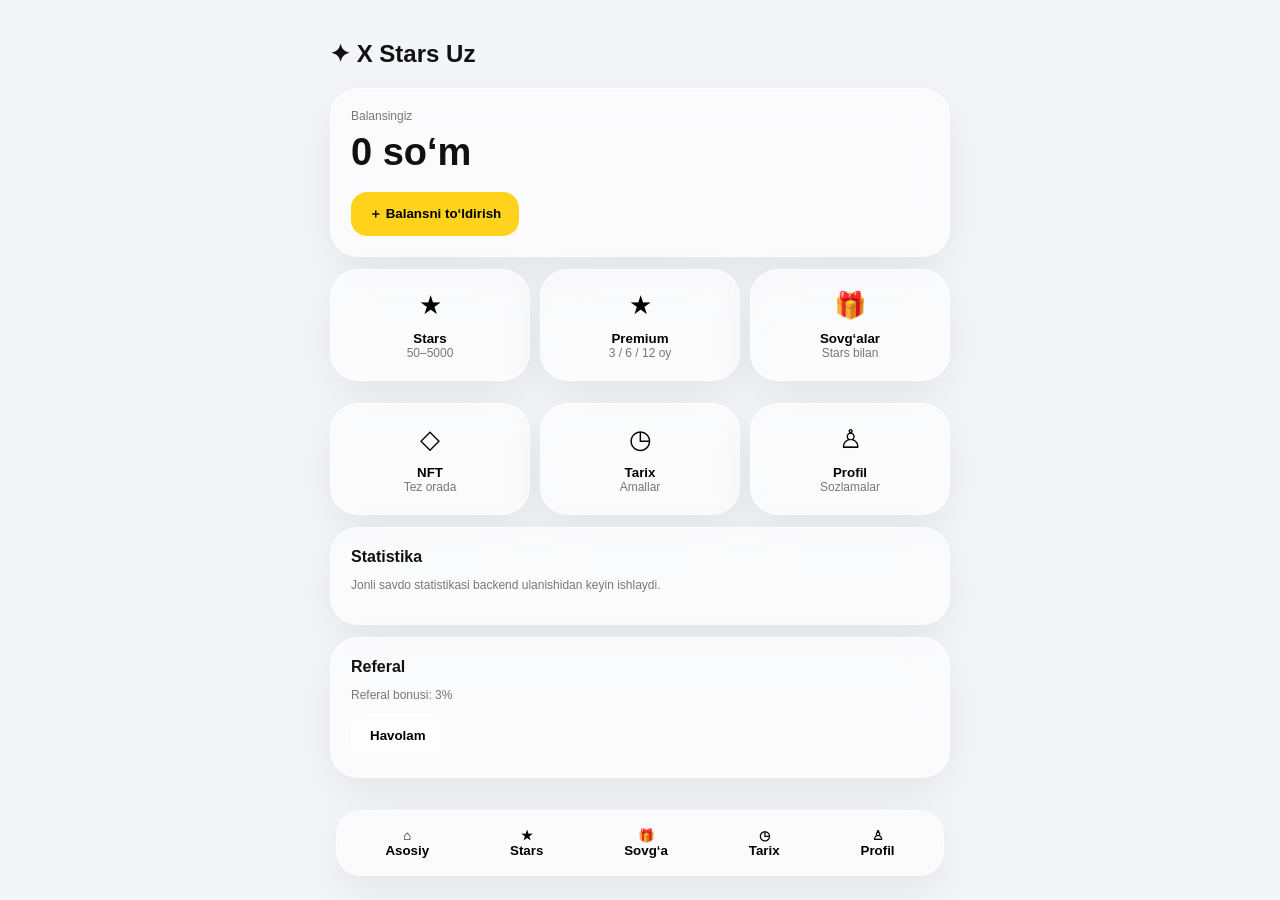
<file: indeх.html>
<!doctype html><html><head><meta charset="utf-8"><meta name="viewport" content="width=device-width,initial-scale=1"><title>X Stars Uz</title><style>body{margin:0;font-family:-apple-system,BlinkMacSystemFont,sans-serif;background:#f4f5f8;color:#111}.app{max-width:620px;margin:auto;padding:20px}.glass{background:#ffffff99;border:1px solid #ffffffaa;border-radius:28px;padding:20px;margin-bottom:12px;backdrop-filter:blur(24px);box-shadow:0 15px 45px #0001}.amount{font-size:38px;font-weight:800;margin:8px 0 18px}.btn{padding:13px 18px;border-radius:16px;border:1px solid #ffffffaa;background:#ffffff66;font-weight:700}.primary{background:#ffd21c;border:0}.grid{display:grid;grid-template-columns:repeat(3,1fr);gap:10px}.tile{min-height:100px}.icon{font-size:26px;margin-bottom:10px}.small{color:#777;font-size:12px}.bottom{position:fixed;bottom:12px;left:50%;transform:translateX(-50%);width:min(590px,calc(100% - 28px));display:flex;justify-content:space-around;padding:8px;border-radius:25px}.nav{background:transparent;border:0;padding:9px;font-weight:700}.page{animation:slide .4s ease}@keyframes slide{from{opacity:0;transform:translateX(28px);filter:blur(7px)}to{opacity:1;transform:none;filter:blur(0)}}body.dark{background:#080a0f;color:#f5f5f7}body.dark .glass{background:#191c2490;border-color:#ffffff12}#sky{display:none}body.dark #sky{display:block;position:fixed;inset:0;z-index:-1;background-image:radial-gradient(#fff 1px,transparent 1px);background-size:80px 80px;opacity:.18}</style></head><body><div id="sky"></div><div class="app"><h2>✦ X Stars Uz</h2><main id="content"></main></div><nav class="bottom glass"><button class="nav" onclick="openPage('home')">⌂<br>Asosiy</button><button class="nav" onclick="openPage('stars')">★<br>Stars</button><button class="nav" onclick="openPage('gifts')">🎁<br>Sovg‘a</button><button class="nav" onclick="openPage('history')">◷<br>Tarix</button><button class="nav" onclick="openPage('profile')">♙<br>Profil</button></nav><script>let balance=+(localStorage.xbalance||0),page='home';const gifts=[['🧸','Teddy Bear',15],['💝','Heart Gift',15],['🎁','Gift Box',25],['🌹','Rose',25],['💐','Bouquet',50],['🚀','Rocket',50],['🏆','Trophy',100],['💍','Ring',100],['🎄','Archa',50]];function money(n){return new Intl.NumberFormat('uz-UZ').format(n)+' so‘m'}function openPage(p){page=p;render()}function render(){let c=document.getElementById('content');let x='';if(page==='home')x=`<div class="page"><section class="glass"><div class="small">Balansingiz</div><div class="amount">${money(balance)}</div><button class="btn primary" onclick="topup()">＋ Balansni to‘ldirish</button></section><div class="grid">${[['★','Stars','50–5000','stars'],['★','Premium','3 / 6 / 12 oy','premium'],['🎁','Sovg‘alar','Stars bilan','gifts'],['◇','NFT','Tez orada','nft'],['◷','Tarix','Amallar','history'],['♙','Profil','Sozlamalar','profile']].map(a=>`<button class="tile glass" onclick="openPage('${a[3]}')"><div class="icon">${a[0]}</div><b>${a[1]}</b><div class="small">${a[2]}</div></button>`).join('')}</div><section class="glass"><b>Statistika</b><p class="small">Jonli savdo statistikasi backend ulanishidan keyin ishlaydi.</p></section><section class="glass"><b>Referal</b><p class="small">Referal bonusi: 3%</p><button class="btn" onclick="alert('Referal havola backend bilan ulanadi')">Havolam</button></section></div>`;else if(page==='stars')x=`<div class="page"><button class="btn" onclick="openPage('home')">←</button><section class="glass"><h2>Telegram Stars</h2><p class="small">1 Star = 230 so‘m</p><input id="n" type="number" min="50" max="5000" value="50" style="width:100%;padding:14px;box-sizing:border-box;border-radius:16px;border:1px solid #aaa;background:transparent;color:inherit"><div class="amount" style="font-size:26px" id="sp">11 500 so‘m</div><button class="btn primary" onclick="demoPay()">Davom etish</button></section></div>`;else if(page==='premium')x=`<div class="page"><button class="btn" onclick="openPage('home')">←</button><section class="glass"><h2>Telegram Premium</h2>${[['3 oy',165000],['6 oy',220000],['12 oy',405000]].map(a=>`<div class="glass"><b>${a[0]}</b><p>${money(a[1])}</p><button class="btn primary" onclick="balance+=${a[1]};save();openPage('home')">Tanlash</button></div>`).join('')}</section></div>`;else if(page==='gifts')x=`<div class="page"><button class="btn" onclick="openPage('home')">←</button><section class="glass"><h2>Sovg‘alar</h2><div class="grid">${gifts.map(g=>`<button class="tile glass" onclick="balance+=${g[2]*230};save();openPage('home')"><div class="icon">${g[0]}</div><b>${g[1]}</b><div class="small">${g[2]} Stars</div></button>`).join('')}</div></section></div>`;else if(page==='nft')x=`<div class="page"><button class="btn" onclick="openPage('home')">←</button><section class="glass" style="text-align:center"><div style="font-size:60px">◇</div><h2>NFT</h2><p class="small">Tez orada</p></section></div>`;else if(page==='history')x=`<div class="page"><button class="btn" onclick="openPage('home')">←</button><section class="glass"><h2>Tarix</h2><p class="small">Hozircha tarix bo‘sh.</p></section></div>`;else x=`<div class="page"><section class="glass"><h2>Profil</h2><p class="small">Telegram profil ma’lumotlari Mini App ichida olinadi.</p><button class="btn" onclick="document.body.classList.toggle('dark')">◐ Tungi rejim</button></section></div>`;c.innerHTML=x}function save(){localStorage.xbalance=balance}function topup(){balance+=100000;save();render()}function demoPay(){let n=Math.max(50,Math.min(5000,+(document.getElementById('n').value||50)));balance+=n*230;save();openPage('home')}render()</script></body></html>
</file>
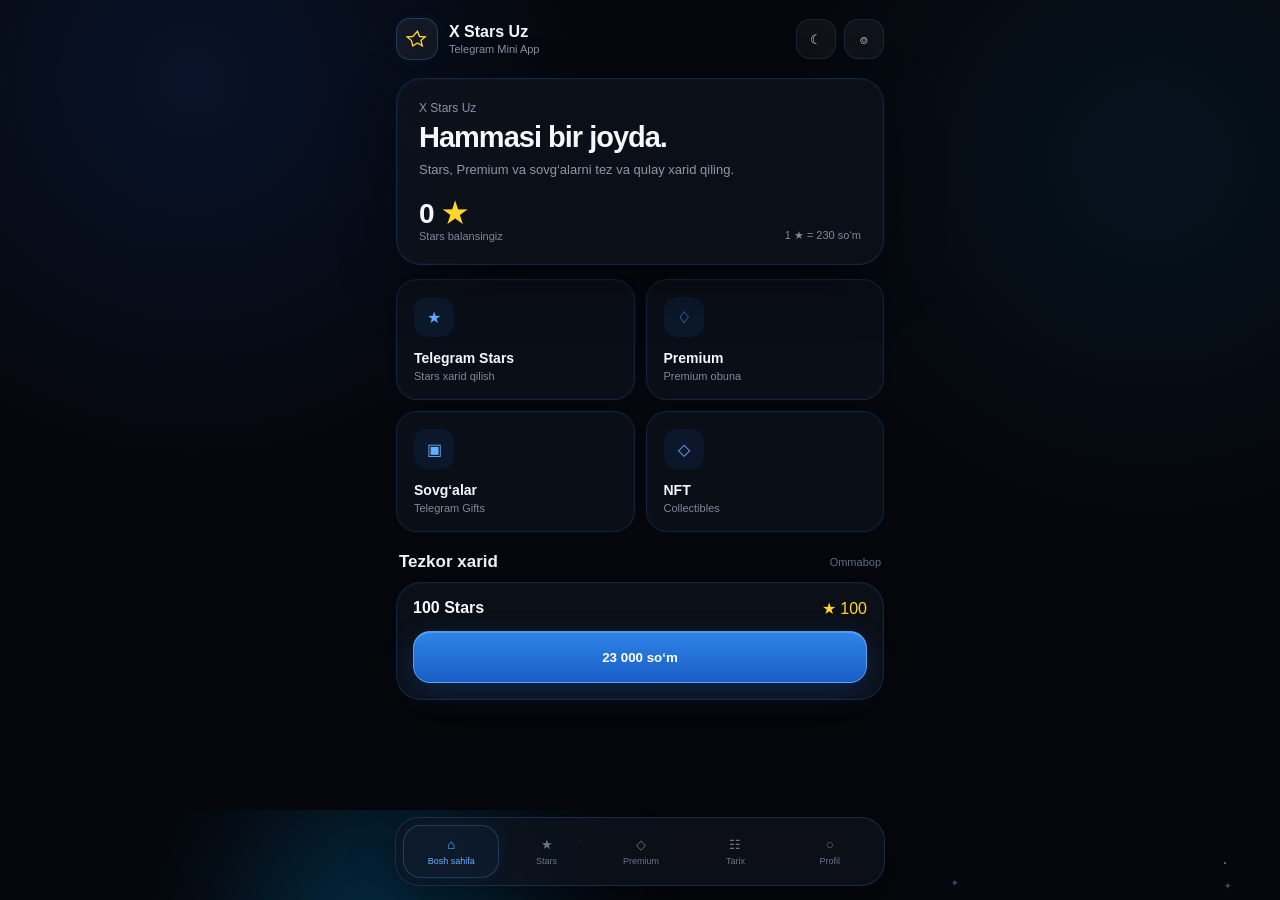
<file: xstarsuz-1.html>
<!doctype html>
<html lang="uz">
<head>
<meta charset="UTF-8">
<meta name="viewport" content="width=device-width,initial-scale=1,maximum-scale=1,user-scalable=no">
<meta name="theme-color" content="#05070c">
<title>X Stars Uz</title>
<script src="https://telegram.org/js/telegram-web-app.js"></script>
<style>
*{box-sizing:border-box;-webkit-tap-highlight-color:transparent}
html,body{margin:0;min-height:100%;font-family:-apple-system,BlinkMacSystemFont,"SF Pro Display",Inter,Arial,sans-serif;background:#05070c;color:#f5f7fb}
body{overflow-x:hidden;background:radial-gradient(circle at 15% 10%,rgba(30,110,255,.12),transparent 30%),radial-gradient(circle at 90% 20%,rgba(0,160,255,.08),transparent 28%),#05070c}
.bg{position:fixed;inset:0;overflow:hidden;pointer-events:none;z-index:-1}.glow{position:absolute;width:280px;height:280px;border-radius:50%;filter:blur(80px);opacity:.25}.one{background:#087cff;top:-120px;left:-100px}.two{background:#0066ff;right:-130px;top:35%}.three{background:#00aaff;left:20%;bottom:-180px}
.line{position:absolute;width:160%;height:1px;left:-30%;top:42%;background:linear-gradient(90deg,transparent,rgba(80,170,255,.25),transparent);transform:rotate(-12deg);animation:move 8s linear infinite}@keyframes move{from{transform:translateX(-25%) rotate(-12deg)}to{transform:translateX(25%) rotate(-12deg)}}
.p{position:absolute;width:2px;height:2px;border-radius:50%;background:rgba(120,190,255,.65);animation:float 6s ease-in-out infinite}@keyframes float{0%,100%{transform:translateY(0);opacity:.2}50%{transform:translateY(-22px);opacity:.8}}
.s{position:absolute;color:rgba(100,175,255,.45);font-size:9px;animation:tw 4s ease-in-out infinite}@keyframes tw{0%,100%{opacity:.1}50%{opacity:.8}}
.app{max-width:520px;margin:auto;padding:18px 16px 110px}.header{display:flex;align-items:center;justify-content:space-between;margin-bottom:18px}.brand{display:flex;align-items:center;gap:11px}.logo{width:42px;height:42px;border-radius:14px;display:grid;place-items:center;background:rgba(255,255,255,.055);border:1px solid rgba(75,155,255,.25);box-shadow:0 0 18px rgba(35,130,255,.06)}.logo svg{width:23px}.brand strong{display:block;font-size:16px}.brand span{display:block;color:#8791a3;font-size:11px;margin-top:2px}.ha{display:flex;gap:8px}
.btnIcon{width:40px;height:40px;border-radius:14px;border:1px solid rgba(55,145,255,.16);background:rgba(255,255,255,.045);color:#dce6f5;display:grid;place-items:center;transition:.18s}.btnIcon:active{transform:scale(.92);box-shadow:0 0 20px rgba(40,130,255,.12)}svg{width:20px;height:20px}
.glass{background:rgba(16,20,29,.66);backdrop-filter:blur(25px);-webkit-backdrop-filter:blur(25px);border:1px solid rgba(55,145,255,.18);border-radius:25px;box-shadow:0 18px 55px rgba(0,0,0,.38),inset 0 0 0 1px rgba(70,155,255,.035),0 0 18px rgba(40,125,255,.035)}
.page{display:none;animation:in .3s ease}.page.active{display:block}@keyframes in{from{opacity:0;transform:translateX(18px)}to{opacity:1;transform:none}}
.welcome{padding:22px;margin-bottom:14px}.small{color:#8994a8;font-size:12px}.welcome h1{margin:6px 0 0;font-size:29px;letter-spacing:-1px}.welcome p,.head p{color:#8e98aa;font-size:13px;margin:8px 0 0}.balance{display:flex;justify-content:space-between;align-items:end;margin-top:20px}.balance b{font-size:28px}.yellow{color:#ffd52e}.muted{color:#7e899c;font-size:11px}
.actions{display:grid;grid-template-columns:1fr 1fr;gap:11px}.action,.premiumItem,.gift{background:rgba(14,19,28,.65);border:1px solid rgba(55,145,255,.16);box-shadow:inset 0 0 0 1px rgba(60,150,255,.025),0 0 14px rgba(40,125,255,.025);transition:.18s}.action{min-height:112px;padding:17px;border-radius:21px}.action:active,.premiumItem:active,.gift:active{transform:scale(.965);border-color:rgba(75,165,255,.4);box-shadow:0 0 20px rgba(40,130,255,.1)}.ai{width:40px;height:40px;border-radius:13px;display:grid;place-items:center;background:rgba(30,120,255,.09);color:#68aeff;margin-bottom:13px}.action strong,.gift strong{display:block;font-size:14px}.action span{display:block;color:#7e899b;font-size:11px;margin-top:4px}
.st{display:flex;justify-content:space-between;align-items:center;margin:20px 3px 10px}.st h2{font-size:17px;margin:0}.st span{font-size:11px;color:#657187}.main{width:100%;height:52px;border:1px solid rgba(115,190,255,.65);border-radius:17px;color:white;font-weight:650;background:linear-gradient(180deg,rgba(52,145,255,.9),rgba(25,103,218,.9));box-shadow:0 8px 28px rgba(30,120,255,.22),inset 0 1px 0 rgba(255,255,255,.18);transition:.16s}.main:active{transform:scale(.97)}
.head{margin:6px 2px 17px}.head h1{font-size:26px;margin:0;letter-spacing:-1px}.card{padding:20px;margin-bottom:13px}.input{height:58px;padding:0 16px;display:flex;align-items:center;gap:10px;background:rgba(0,0,0,.16);border:1px solid rgba(80,160,255,.13);border-radius:17px}.input input,.userinput{width:100%;border:0;outline:0;background:transparent;color:white;font-size:23px;font-weight:650}.choices{display:grid;grid-template-columns:repeat(4,1fr);gap:8px;margin-top:11px}.choice{padding:11px 5px;text-align:center;border-radius:14px;background:rgba(255,255,255,.035);border:1px solid rgba(55,145,255,.14);color:#cbd4e2;font-size:12px}.choice.active{border-color:rgba(65,155,255,.65);background:rgba(45,130,255,.08);box-shadow:0 0 18px rgba(45,135,255,.12)}.recipient{display:flex;gap:8px;margin-top:14px}.recipient button{flex:1;height:42px;border-radius:14px;border:1px solid rgba(80,150,255,.12);background:rgba(255,255,255,.035);color:#929daf}.recipient .active{color:white;background:rgba(40,130,255,.1);border-color:rgba(70,155,255,.35)}.username{display:none;margin-top:9px}.username.show{display:block}.userinput{height:45px;border-radius:14px;padding:0 14px;font-size:14px}.total{display:flex;justify-content:space-between;margin:17px 2px 12px;font-size:12px}
.premiumList{display:flex;flex-direction:column;gap:10px}.premiumItem{padding:17px;border-radius:20px;display:flex;align-items:center;justify-content:space-between}.pleft{display:flex;align-items:center;gap:13px}.pi{width:43px;height:43px;border-radius:14px;background:rgba(45,135,255,.1);color:#6bb2ff;display:grid;place-items:center}.premiumItem span{display:block;color:#778296;font-size:11px;margin-top:4px}.price{font-size:13px;color:#b9d9ff;font-weight:650}
.gifts{display:grid;grid-template-columns:1fr 1fr;gap:10px}.gift{padding:17px;border-radius:21px}.gv{height:78px;border-radius:17px;background:radial-gradient(circle,rgba(50,145,255,.12),transparent 60%),rgba(255,255,255,.025);display:grid;place-items:center;margin-bottom:12px;color:#70b7ff}.gift small{display:block;color:#ffd52e;margin-top:5px}.nft{padding:42px 20px;text-align:center}.nft .pi{margin:auto auto 17px;width:65px;height:65px}.nft h2{margin:0}.nft p{color:#7d889b;font-size:12px;line-height:1.6}
.history{display:flex;flex-direction:column;gap:9px}.hi{display:flex;align-items:center;gap:12px;padding:15px;border-radius:18px;background:rgba(15,20,29,.6);border:1px solid rgba(55,145,255,.1)}.hi .pi{width:40px;height:40px}.hiinfo{flex:1}.hiinfo strong{display:block;font-size:13px}.hiinfo span{display:block;color:#687487;font-size:10px;margin-top:3px}
.profile{padding:22px;display:flex;align-items:center;gap:15px;margin-bottom:12px}.avatar{width:60px;height:60px;border-radius:19px;overflow:hidden;background:rgba(50,140,255,.12);display:grid;place-items:center;font-size:22px;color:#75b9ff}.avatar img{width:100%;height:100%;object-fit:cover}.settings{overflow:hidden}.setting{min-height:57px;display:flex;align-items:center;padding:0 16px;border-bottom:1px solid rgba(255,255,255,.045);gap:12px}.setting:last-child{border:0}.si{width:32px;height:32px;border-radius:10px;display:grid;place-items:center;background:rgba(45,135,255,.08);color:#69afff}.settingText{flex:1;font-size:13px}.settingText small{display:block;color:#697588;font-size:10px;margin-top:2px}.switch{width:42px;height:25px;border-radius:20px;background:#303744;padding:3px}.switch i{display:block;width:19px;height:19px;border-radius:50%;background:white;transition:.2s}.switch.on{background:#2788ff}.switch.on i{transform:translateX(17px)}.admin{display:none;margin-top:12px;padding:18px}.admin.show{display:block}.adminGrid{display:grid;grid-template-columns:repeat(2,1fr);gap:10px;margin-top:12px}.adminCard{padding:15px;border-radius:18px;background:rgba(20,30,45,.62);border:1px solid rgba(65,155,255,.16);box-shadow:inset 0 0 18px rgba(45,135,255,.025)}.adminCard b{display:block;font-size:22px;margin-top:6px;color:#eef5ff}.adminCard small{color:#7e8ba0}.adminAction{width:100%;margin-top:10px;padding:13px;border-radius:15px;border:1px solid rgba(65,155,255,.18);background:rgba(45,135,255,.06);color:#dcecff;text-align:left;font-size:13px}.adminBadge{display:inline-flex;padding:5px 9px;border-radius:10px;background:rgba(45,135,255,.1);color:#69b0ff;font-size:10px;margin-left:6px}.adminrow{display:flex;justify-content:space-between;padding:9px 0;color:#8994a7;font-size:12px}
.nav{position:fixed;left:50%;bottom:14px;transform:translateX(-50%);width:calc(100% - 24px);max-width:490px;padding:7px;border-radius:24px;background:rgba(15,19,28,.76);backdrop-filter:blur(28px);border:1px solid rgba(75,155,255,.2);box-shadow:0 15px 45px rgba(0,0,0,.45);display:flex;z-index:50}.nav button{flex:1;height:53px;border:0;background:transparent;color:#697589;border-radius:18px;display:flex;flex-direction:column;align-items:center;justify-content:center;gap:4px}.nav button span{font-size:9px}.nav button.active{color:#69b0ff;border:1px solid rgba(65,155,255,.28);background:rgba(45,135,255,.055);box-shadow:0 0 18px rgba(45,135,255,.08)}
.overlay{position:fixed;inset:0;background:rgba(0,0,0,.58);backdrop-filter:blur(9px);z-index:100;display:none;align-items:flex-end}.overlay.show{display:flex}.modal{width:100%;max-width:520px;margin:auto 0 0;padding:18px 16px 28px;background:rgba(14,18,27,.96);border-radius:29px 29px 0 0;border:1px solid rgba(70,155,255,.2)}.handle{width:42px;height:4px;border-radius:5px;background:#394352;margin:0 auto 20px}.payments{display:grid;grid-template-columns:1fr 1fr;gap:9px}.pay{padding:15px;border-radius:17px;background:rgba(255,255,255,.035);border:1px solid rgba(55,145,255,.14)}.pay strong{display:block;font-size:13px}.pay span{color:#727e91;font-size:10px}.note{margin-top:13px;padding:11px;border-radius:13px;background:rgba(255,190,50,.055);color:#a99b73;font-size:10px;line-height:1.5}
body.light{color:#111722;background:#f2f5fa}body.light .glass,body.light .action,body.light .premiumItem,body.light .gift,body.light .hi,body.light .settings,body.light .nav{background:rgba(255,255,255,.7)}body.light .input input,body.light .userinput{color:#111722}
@media(max-width:370px){.app{padding-left:12px;padding-right:12px}.action{padding:14px;min-height:105px}.welcome h1{font-size:25px}}
</style>
</head>
<body>
<div class="bg"><div class="glow one"></div><div class="glow two"></div><div class="glow three"></div><div class="line"></div></div>
<div class="app">
<header class="header"><div class="brand"><div class="logo"><svg viewBox="0 0 24 24" fill="none"><path d="M12 2.8l2.5 6.2 6.7.5-5.1 4.3 1.6 6.5-5.7-3.5-5.7 3.5-1.6-6.5-5.1-4.3 6.7-.5L12 2.8z" stroke="#ffd52e" stroke-width="1.6"/></svg></div><div><strong>X Stars Uz</strong><span>Telegram Mini App</span></div></div><div class="ha"><button class="btnIcon" onclick="toggleTheme()">☾</button><button class="btnIcon" onclick="showPage('profile')">⌾</button></div></header>

<section class="page active" id="home"><div class="welcome glass"><div class="small">X Stars Uz</div><h1>Hammasi bir joyda.</h1><p>Stars, Premium va sovg‘alarni tez va qulay xarid qiling.</p><div class="balance"><div><b>0 <span class="yellow">★</span></b><div class="muted">Stars balansingiz</div></div><div class="muted">1 ★ = 230 so‘m</div></div></div>
<div class="actions"><div class="action" onclick="showPage('stars')"><div class="ai yellow">★</div><strong>Telegram Stars</strong><span>Stars xarid qilish</span></div><div class="action" onclick="showPage('premium')"><div class="ai">♢</div><strong>Premium</strong><span>Premium obuna</span></div><div class="action" onclick="showPage('gifts')"><div class="ai">▣</div><strong>Sovg‘alar</strong><span>Telegram Gifts</span></div><div class="action" onclick="showPage('nft')"><div class="ai">◇</div><strong>NFT</strong><span>Collectibles</span></div></div>
<div class="st"><h2>Tezkor xarid</h2><span>Ommabop</span></div><div class="glass" style="padding:16px"><div style="display:flex;justify-content:space-between;margin-bottom:13px"><strong>100 Stars</strong><span class="yellow">★ 100</span></div><button class="main" onclick="quickStars(100)">23 000 so‘m</button></div></section>

<section class="page" id="stars"><div class="head"><h1>Stars</h1><p>Telegram Stars uchun miqdorni tanlang.</p></div><div class="card glass"><div class="input"><span class="yellow">★</span><input id="starInput" type="number" min="50" max="5000" value="100" oninput="updateStars()"></div><div class="choices"><div class="choice" onclick="setStars(50)">50</div><div class="choice active" onclick="setStars(100)">100</div><div class="choice" onclick="setStars(200)">200</div><div class="choice" onclick="setStars(300)">300</div><div class="choice" onclick="setStars(400)">400</div><div class="choice" onclick="setStars(500)">500</div><div class="choice" onclick="setStars(1000)">1000</div></div><div class="recipient"><button class="active" id="selfBtn" onclick="recipientSelf()">O‘zimga</button><button id="otherBtn" onclick="recipientOther()">Boshqa profil</button></div><div class="username" id="usernameBox"><input class="userinput" id="username" placeholder="@username"></div><div class="total"><span class="muted">Jami</span><strong id="starTotal">23 000 so‘m</strong></div><button class="main" onclick="openPayment()">Davom etish</button></div><div class="glass" style="padding:16px;font-size:12px;color:#7d889b;line-height:1.6">Minimal: <b>50 Stars</b><br>Maksimal: <b>5000 Stars</b><br>Narx: <b class="yellow">1 ★ = 230 so‘m</b></div></section>

<section class="page" id="premium"><div class="head"><h1>Premium</h1><p>Telegram Premium obunasini tanlang.</p></div><div class="premiumList"><div class="premiumItem" onclick="premiumBuy('3 oy',165000)"><div class="pleft"><div class="pi">◇</div><div><strong>3 oy</strong><span>Premium obuna</span></div></div><div class="price">165 000 so‘m</div></div><div class="premiumItem" onclick="premiumBuy('6 oy',220000)"><div class="pleft"><div class="pi">◇</div><div><strong>6 oy</strong><span>Premium obuna</span></div></div><div class="price">220 000 so‘m</div></div><div class="premiumItem" onclick="premiumBuy('12 oy',405000)"><div class="pleft"><div class="pi">◇</div><div><strong>12 oy</strong><span>Premium obuna</span></div></div><div class="price">405 000 so‘m</div></div></div></section>

<section class="page" id="gifts"><div class="head"><h1>Sovg‘alar</h1><p>Telegram uchun chiroyli sovg‘alarni tanlang.</p></div><div class="gifts" id="gifts"></div></section>
<section class="page" id="nft"><div class="head"><h1>NFT</h1><p>Collectible sovg‘alar bo‘limi.</p></div><div class="nft glass"><div class="pi">◇</div><h2>Tez orada</h2><p>NFT va collectible sovg‘alar uchun yangi bo‘lim tez orada ishga tushadi.</p></div></section>
<section class="page" id="history"><div class="head"><h1>Tarix</h1><p>Sizning oxirgi operatsiyalaringiz.</p></div><div class="history" id="historyList"></div></section>
<section class="page" id="profile"><div class="head"><h1>Profil</h1><p>Hisob va ilova sozlamalari.</p></div><div class="profile glass"><div class="avatar" id="avatar">X</div><div><strong id="profileName">X Stars User</strong><div class="muted" id="profileUsername">@username</div></div></div><div class="settings glass"><div class="setting"><div class="si">文</div><div class="settingText">Til<small>O‘zbekcha</small></div><span class="muted">UZ</span></div><div class="setting"><div class="si">☾</div><div class="settingText">Qorong‘i rejim<small>iOS ko‘rinishi</small></div><div class="switch on" id="themeSwitch" onclick="toggleTheme()"><i></i></div></div><div class="setting"><div class="si">♧</div><div class="settingText">Bildirishnomalar<small>Xaridlar va yangiliklar</small></div><div class="switch on" id="notifySwitch" onclick="toggleNotify()"><i></i></div></div><div class="setting" onclick="openSupport()"><div class="si">?</div><div class="settingText">Qo‘llab-quvvatlash<small>@xsuzadmin</small></div><span style="color:#6baeff">›</span></div></div><div class="admin glass" id="adminPanel"><h3>Admin Panel <span class="adminBadge">5795011255</span></h3><div class="adminrow"><span>Status</span><b style="color:#69b0ff">● Faol</b></div><div class="adminGrid"><div class="adminCard"><small>Bugungi buyurtmalar</small><b id="aOrders">0</b></div><div class="adminCard"><small>Foydalanuvchilar</small><b id="aUsers">0</b></div><div class="adminCard"><small>Stars buyurtmalari</small><b id="aStars">0</b></div><div class="adminCard"><small>Daromad</small><b id="aRevenue">0 so‘m</b></div></div><button class="adminAction" onclick="adminOrders()">📦 Buyurtmalar <span style="float:right">›</span></button><button class="adminAction" onclick="adminUsers()">👤 Foydalanuvchilar <span style="float:right">›</span></button><button class="adminAction" onclick="adminStats()">📊 Statistika <span style="float:right">›</span></button><button class="adminAction" onclick="adminMessage()">⚙️ Admin sozlamalari <span style="float:right">›</span></button></div></section>
</div>

<nav class="nav"><button class="active" data-page="home" onclick="showPage('home')">⌂<span>Bosh sahifa</span></button><button data-page="stars" onclick="showPage('stars')">★<span>Stars</span></button><button data-page="premium" onclick="showPage('premium')">◇<span>Premium</span></button><button data-page="history" onclick="showPage('history')">☷<span>Tarix</span></button><button data-page="profile" onclick="showPage('profile')">○<span>Profil</span></button><button id="adminNav" data-page="profile" onclick="showPage('profile');document.getElementById('adminPanel').scrollIntoView({behavior:'smooth'})" style="display:none">⚙<span>Admin</span></button></nav>

<div class="overlay" id="paymentModal" onclick="closePayment(event)"><div class="modal" onclick="event.stopPropagation()"><div class="handle"></div><h2>To‘lov usulini tanlang</h2><div id="paymentDescription" style="color:#788396;font-size:11px;margin:5px 0 15px"></div><div class="payments"><div class="pay" onclick="paymentSelected('Telegram Stars')"><strong>Telegram Stars</strong><span>Telegram ichidagi to‘lov</span></div><div class="pay" onclick="paymentSelected('Click')"><strong>Click</strong><span>Click orqali to‘lov</span></div><div class="pay" onclick="paymentSelected('Payme')"><strong>Payme</strong><span>Payme orqali to‘lov</span></div><div class="pay" onclick="paymentSelected('Visa / Uzcard')"><strong>Visa / Uzcard</strong><span>Karta orqali to‘lov</span></div></div><div class="note">To‘lov tizimi hozircha demo rejimida. Real integratsiya backend orqali ulanadi.</div></div></div>

<script>
const tg=window.Telegram?.WebApp;if(tg){tg.ready();tg.expand()}
for(let i=0;i<32;i++){let x=document.createElement('div');x.className='p';x.style.left=Math.random()*100+'%';x.style.top=Math.random()*100+'%';x.style.animationDelay=Math.random()*6+'s';document.querySelector('.bg').appendChild(x)}
for(let i=0;i<18;i++){let x=document.createElement('div');x.className='s';x.textContent='✦';x.style.left=Math.random()*100+'%';x.style.top=Math.random()*100+'%';x.style.animationDelay=Math.random()*5+'s';document.querySelector('.bg').appendChild(x)}
function showPage(p){document.querySelectorAll('.page').forEach(x=>x.classList.remove('active'));document.getElementById(p).classList.add('active');document.querySelectorAll('.nav button').forEach(x=>x.classList.toggle('active',x.dataset.page===p));scrollTo(0,0)}
let currentStars=100,currentPurchase=null;
function setStars(v){currentStars=v;document.getElementById('starInput').value=v;updateStars()}
function updateStars(){let v=parseInt(document.getElementById('starInput').value)||50;v=Math.max(50,Math.min(5000,v));currentStars=v;document.getElementById('starInput').value=v;document.getElementById('starTotal').textContent=(v*230).toLocaleString('uz-UZ')+' so‘m';document.querySelectorAll('.choice').forEach(x=>x.classList.toggle('active',Number(x.textContent)===v))}
function quickStars(v){setStars(v);showPage('stars')}
function recipientSelf(){selfBtn.classList.add('active');otherBtn.classList.remove('active');usernameBox.classList.remove('show')}
function recipientOther(){otherBtn.classList.add('active');selfBtn.classList.remove('active');usernameBox.classList.add('show')}
const giftData=[['Teddy Bear',15],['Heart Gift',15],['Gift Box',25],['Rose',25],['Bouquet',50],['Rocket',50],['Trophy',100],['Ring',100],['Archa',50]];
giftData.forEach(g=>{let d=document.createElement('div');d.className='gift';d.innerHTML='<div class="gv">◇</div><strong>'+g[0]+'</strong><small>★ '+g[1]+'</small>';d.onclick=()=>openGift(g[0],g[1]);gifts.appendChild(d)})
function openGift(n,s){currentPurchase={name:n,amount:s};paymentDescription.textContent=n+' — ★ '+s;paymentModal.classList.add('show')}
function premiumBuy(n,p){currentPurchase={name:'Premium '+n,amount:p};paymentDescription.textContent='Premium '+n+' — '+p.toLocaleString('uz-UZ')+' so‘m';paymentModal.classList.add('show')}
function openPayment(){if(otherBtn.classList.contains('active')&&!username.value.trim()){alert('Username kiriting.');return}currentPurchase={name:currentStars+' Stars',amount:currentStars*230};paymentDescription.textContent=currentStars+' Stars — '+(currentStars*230).toLocaleString('uz-UZ')+' so‘m';paymentModal.classList.add('show')}
function closePayment(e){if(e.target.id==='paymentModal')paymentModal.classList.remove('show')}
function paymentSelected(m){paymentModal.classList.remove('show');if(currentPurchase)saveHistory(currentPurchase.name,currentPurchase.amount,m);alert('To‘lov tizimi hozircha demo rejimida.\n\nTanlangan usul: '+m);showPage('history')}
function saveHistory(n,a,m){let h=JSON.parse(localStorage.getItem('xstars_history')||'[]');h.unshift({n,a,m,d:new Date().toLocaleString('uz-UZ')});localStorage.setItem('xstars_history',JSON.stringify(h.slice(0,30)));renderHistory()}
function renderHistory(){let h=JSON.parse(localStorage.getItem('xstars_history')||'[]');if(!h.length){historyList.innerHTML='<div class="glass" style="padding:35px;text-align:center;color:#687487;font-size:12px">Hozircha operatsiyalar yo‘q.</div>';return}historyList.innerHTML=h.map(x=>'<div class="hi"><div class="pi">✓</div><div class="hiinfo"><strong>'+x.n+'</strong><span>'+x.m+' · '+x.d+'</span></div><b>'+x.a.toLocaleString('uz-UZ')+' so‘m</b></div>').join('')}
function toggleTheme(){document.body.classList.toggle('light');let l=document.body.classList.contains('light');localStorage.setItem('theme',l?'light':'dark');themeSwitch.classList.toggle('on',!l)}
function toggleNotify(){notifySwitch.classList.toggle('on')}
function openSupport(){if(tg&&tg.openTelegramLink)tg.openTelegramLink('https://t.me/xsuzadmin');else window.open('https://t.me/xsuzadmin','_blank')}
function adminMessage(){alert('Admin sozlamalari: real boshqaruv backend orqali ulanadi.')}

function updateAdminStats(){
 const h=JSON.parse(localStorage.getItem('xstars_history')||'[]');
 const users=JSON.parse(localStorage.getItem('xstars_users')||'[]');
 const today=new Date().toDateString();
 const todayOrders=h.filter(x=>new Date(x.date||Date.now()).toDateString()===today);
 const stars=h.filter(x=>String(x.type||'').toLowerCase().includes('star')).reduce((a,x)=>a+Number(x.amount||x.stars||0),0);
 const revenue=h.reduce((a,x)=>a+Number(x.total||x.price||0),0);
 document.getElementById('aOrders').textContent=todayOrders.length;
 document.getElementById('aUsers').textContent=users.length;
 document.getElementById('aStars').textContent=stars;
 document.getElementById('aRevenue').textContent=revenue.toLocaleString('uz-UZ')+' so‘m';
}
function adminOrders(){alert('Buyurtmalar bo‘limi tayyor: keyingi bosqichda backend bilan real buyurtmalarni ulaymiz.')}
function adminUsers(){alert('Foydalanuvchilar bo‘limi tayyor: keyingi bosqichda real Telegram foydalanuvchilar bazasini ulaymiz.')}
function adminStats(){updateAdminStats();alert('Statistika yangilandi.')}

function loadUser(){if(!tg?.initDataUnsafe?.user)return;let u=tg.initDataUnsafe.user;profileName.textContent=[u.first_name,u.last_name].filter(Boolean).join(' ')||'Telegram User';profileUsername.textContent=u.username?'@'+u.username:'Username yo‘q';avatar.textContent=(u.first_name||'X')[0].toUpperCase();if(u.photo_url)avatar.innerHTML='<img src="'+u.photo_url+'">';if(String(u.id)==='5795011255'){adminPanel.classList.add('show');document.getElementById('adminNav').style.display='flex';updateAdminStats()}}
if(localStorage.getItem('theme')==='light'){document.body.classList.add('light');themeSwitch.classList.remove('on')}loadUser();renderHistory();updateStars();
</script>
</body>
</html>
</file>
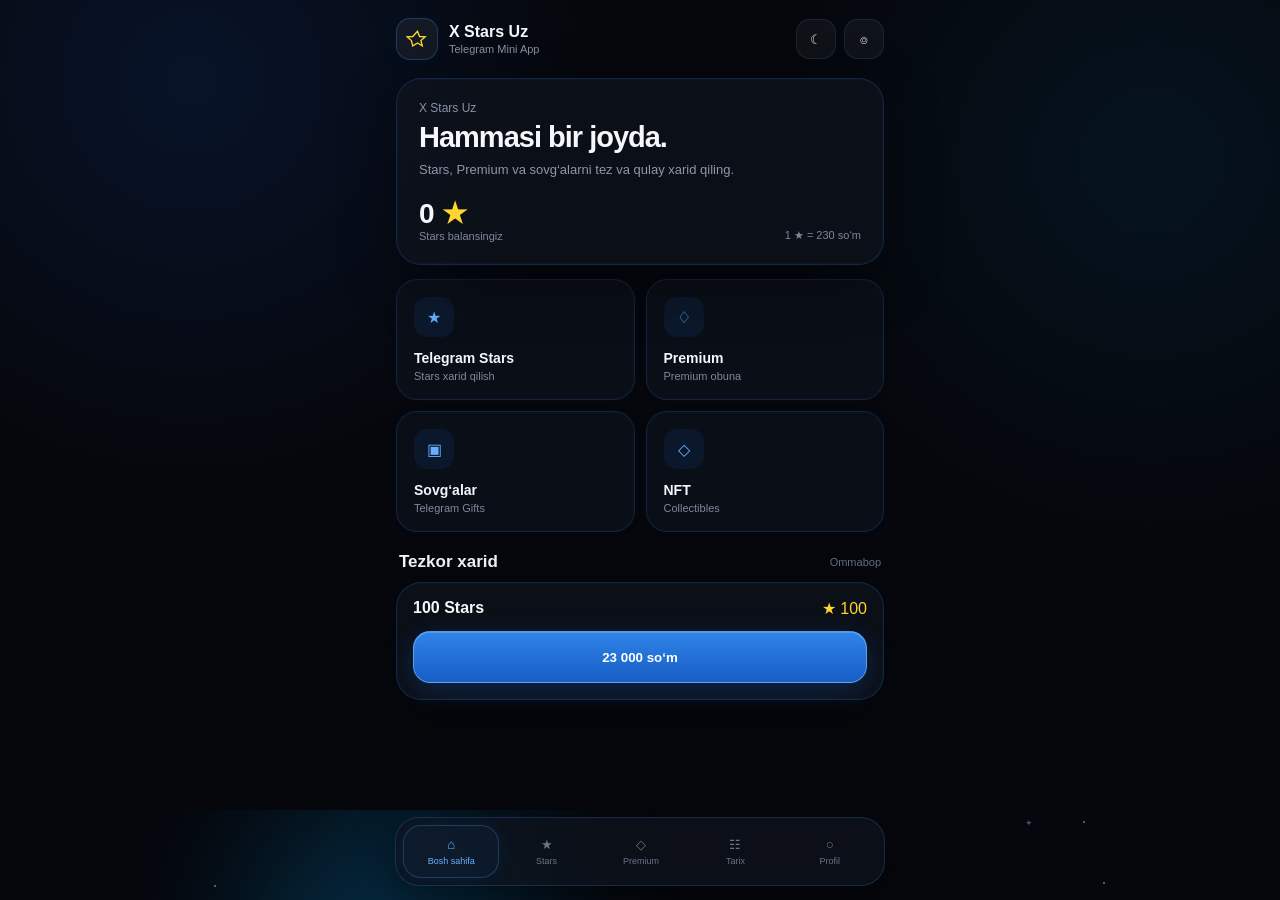
<file: xstarsuz.html>
<!doctype html>
<html lang="uz">
<head>
<meta charset="UTF-8">
<meta name="viewport" content="width=device-width,initial-scale=1,maximum-scale=1,user-scalable=no">
<meta name="theme-color" content="#05070c">
<title>X Stars Uz</title>
<script src="https://telegram.org/js/telegram-web-app.js"></script>
<style>
*{box-sizing:border-box;-webkit-tap-highlight-color:transparent}
html,body{margin:0;min-height:100%;font-family:-apple-system,BlinkMacSystemFont,"SF Pro Display",Inter,Arial,sans-serif;background:#05070c;color:#f5f7fb}
body{overflow-x:hidden;background:radial-gradient(circle at 15% 10%,rgba(30,110,255,.12),transparent 30%),radial-gradient(circle at 90% 20%,rgba(0,160,255,.08),transparent 28%),#05070c}
.bg{position:fixed;inset:0;overflow:hidden;pointer-events:none;z-index:-1}.glow{position:absolute;width:280px;height:280px;border-radius:50%;filter:blur(80px);opacity:.25}.one{background:#087cff;top:-120px;left:-100px}.two{background:#0066ff;right:-130px;top:35%}.three{background:#00aaff;left:20%;bottom:-180px}
.line{position:absolute;width:160%;height:1px;left:-30%;top:42%;background:linear-gradient(90deg,transparent,rgba(80,170,255,.25),transparent);transform:rotate(-12deg);animation:move 8s linear infinite}@keyframes move{from{transform:translateX(-25%) rotate(-12deg)}to{transform:translateX(25%) rotate(-12deg)}}
.p{position:absolute;width:2px;height:2px;border-radius:50%;background:rgba(120,190,255,.65);animation:float 6s ease-in-out infinite}@keyframes float{0%,100%{transform:translateY(0);opacity:.2}50%{transform:translateY(-22px);opacity:.8}}
.s{position:absolute;color:rgba(100,175,255,.45);font-size:9px;animation:tw 4s ease-in-out infinite}@keyframes tw{0%,100%{opacity:.1}50%{opacity:.8}}
.app{max-width:520px;margin:auto;padding:18px 16px 110px}.header{display:flex;align-items:center;justify-content:space-between;margin-bottom:18px}.brand{display:flex;align-items:center;gap:11px}.logo{width:42px;height:42px;border-radius:14px;display:grid;place-items:center;background:rgba(255,255,255,.055);border:1px solid rgba(75,155,255,.25);box-shadow:0 0 18px rgba(35,130,255,.06)}.logo svg{width:23px}.brand strong{display:block;font-size:16px}.brand span{display:block;color:#8791a3;font-size:11px;margin-top:2px}.ha{display:flex;gap:8px}
.btnIcon{width:40px;height:40px;border-radius:14px;border:1px solid rgba(55,145,255,.16);background:rgba(255,255,255,.045);color:#dce6f5;display:grid;place-items:center;transition:.18s}.btnIcon:active{transform:scale(.92);box-shadow:0 0 20px rgba(40,130,255,.12)}svg{width:20px;height:20px}
.glass{background:rgba(16,20,29,.66);backdrop-filter:blur(25px);-webkit-backdrop-filter:blur(25px);border:1px solid rgba(55,145,255,.18);border-radius:25px;box-shadow:0 18px 55px rgba(0,0,0,.38),inset 0 0 0 1px rgba(70,155,255,.035),0 0 18px rgba(40,125,255,.035)}
.page{display:none;animation:in .3s ease}.page.active{display:block}@keyframes in{from{opacity:0;transform:translateX(18px)}to{opacity:1;transform:none}}
.welcome{padding:22px;margin-bottom:14px}.small{color:#8994a8;font-size:12px}.welcome h1{margin:6px 0 0;font-size:29px;letter-spacing:-1px}.welcome p,.head p{color:#8e98aa;font-size:13px;margin:8px 0 0}.balance{display:flex;justify-content:space-between;align-items:end;margin-top:20px}.balance b{font-size:28px}.yellow{color:#ffd52e}.muted{color:#7e899c;font-size:11px}
.actions{display:grid;grid-template-columns:1fr 1fr;gap:11px}.action,.premiumItem,.gift{background:rgba(14,19,28,.65);border:1px solid rgba(55,145,255,.16);box-shadow:inset 0 0 0 1px rgba(60,150,255,.025),0 0 14px rgba(40,125,255,.025);transition:.18s}.action{min-height:112px;padding:17px;border-radius:21px}.action:active,.premiumItem:active,.gift:active{transform:scale(.965);border-color:rgba(75,165,255,.4);box-shadow:0 0 20px rgba(40,130,255,.1)}.ai{width:40px;height:40px;border-radius:13px;display:grid;place-items:center;background:rgba(30,120,255,.09);color:#68aeff;margin-bottom:13px}.action strong,.gift strong{display:block;font-size:14px}.action span{display:block;color:#7e899b;font-size:11px;margin-top:4px}
.st{display:flex;justify-content:space-between;align-items:center;margin:20px 3px 10px}.st h2{font-size:17px;margin:0}.st span{font-size:11px;color:#657187}.main{width:100%;height:52px;border:1px solid rgba(115,190,255,.65);border-radius:17px;color:white;font-weight:650;background:linear-gradient(180deg,rgba(52,145,255,.9),rgba(25,103,218,.9));box-shadow:0 8px 28px rgba(30,120,255,.22),inset 0 1px 0 rgba(255,255,255,.18);transition:.16s}.main:active{transform:scale(.97)}
.head{margin:6px 2px 17px}.head h1{font-size:26px;margin:0;letter-spacing:-1px}.card{padding:20px;margin-bottom:13px}.input{height:58px;padding:0 16px;display:flex;align-items:center;gap:10px;background:rgba(0,0,0,.16);border:1px solid rgba(80,160,255,.13);border-radius:17px}.input input,.userinput{width:100%;border:0;outline:0;background:transparent;color:white;font-size:23px;font-weight:650}.choices{display:grid;grid-template-columns:repeat(4,1fr);gap:8px;margin-top:11px}.choice{padding:11px 5px;text-align:center;border-radius:14px;background:rgba(255,255,255,.035);border:1px solid rgba(55,145,255,.14);color:#cbd4e2;font-size:12px}.choice.active{border-color:rgba(65,155,255,.65);background:rgba(45,130,255,.08);box-shadow:0 0 18px rgba(45,135,255,.12)}.recipient{display:flex;gap:8px;margin-top:14px}.recipient button{flex:1;height:42px;border-radius:14px;border:1px solid rgba(80,150,255,.12);background:rgba(255,255,255,.035);color:#929daf}.recipient .active{color:white;background:rgba(40,130,255,.1);border-color:rgba(70,155,255,.35)}.username{display:none;margin-top:9px}.username.show{display:block}.userinput{height:45px;border-radius:14px;padding:0 14px;font-size:14px}.total{display:flex;justify-content:space-between;margin:17px 2px 12px;font-size:12px}
.premiumList{display:flex;flex-direction:column;gap:10px}.premiumItem{padding:17px;border-radius:20px;display:flex;align-items:center;justify-content:space-between}.pleft{display:flex;align-items:center;gap:13px}.pi{width:43px;height:43px;border-radius:14px;background:rgba(45,135,255,.1);color:#6bb2ff;display:grid;place-items:center}.premiumItem span{display:block;color:#778296;font-size:11px;margin-top:4px}.price{font-size:13px;color:#b9d9ff;font-weight:650}
.gifts{display:grid;grid-template-columns:1fr 1fr;gap:10px}.gift{padding:17px;border-radius:21px}.gv{height:78px;border-radius:17px;background:radial-gradient(circle,rgba(50,145,255,.12),transparent 60%),rgba(255,255,255,.025);display:grid;place-items:center;margin-bottom:12px;color:#70b7ff}.gift small{display:block;color:#ffd52e;margin-top:5px}.nft{padding:42px 20px;text-align:center}.nft .pi{margin:auto auto 17px;width:65px;height:65px}.nft h2{margin:0}.nft p{color:#7d889b;font-size:12px;line-height:1.6}
.history{display:flex;flex-direction:column;gap:9px}.hi{display:flex;align-items:center;gap:12px;padding:15px;border-radius:18px;background:rgba(15,20,29,.6);border:1px solid rgba(55,145,255,.1)}.hi .pi{width:40px;height:40px}.hiinfo{flex:1}.hiinfo strong{display:block;font-size:13px}.hiinfo span{display:block;color:#687487;font-size:10px;margin-top:3px}
.profile{padding:22px;display:flex;align-items:center;gap:15px;margin-bottom:12px}.avatar{width:60px;height:60px;border-radius:19px;overflow:hidden;background:rgba(50,140,255,.12);display:grid;place-items:center;font-size:22px;color:#75b9ff}.avatar img{width:100%;height:100%;object-fit:cover}.settings{overflow:hidden}.setting{min-height:57px;display:flex;align-items:center;padding:0 16px;border-bottom:1px solid rgba(255,255,255,.045);gap:12px}.setting:last-child{border:0}.si{width:32px;height:32px;border-radius:10px;display:grid;place-items:center;background:rgba(45,135,255,.08);color:#69afff}.settingText{flex:1;font-size:13px}.settingText small{display:block;color:#697588;font-size:10px;margin-top:2px}.switch{width:42px;height:25px;border-radius:20px;background:#303744;padding:3px}.switch i{display:block;width:19px;height:19px;border-radius:50%;background:white;transition:.2s}.switch.on{background:#2788ff}.switch.on i{transform:translateX(17px)}.admin{display:none;margin-top:12px;padding:18px}.admin.show{display:block}.adminrow{display:flex;justify-content:space-between;padding:9px 0;color:#8994a7;font-size:12px}
.nav{position:fixed;left:50%;bottom:14px;transform:translateX(-50%);width:calc(100% - 24px);max-width:490px;padding:7px;border-radius:24px;background:rgba(15,19,28,.76);backdrop-filter:blur(28px);border:1px solid rgba(75,155,255,.2);box-shadow:0 15px 45px rgba(0,0,0,.45);display:flex;z-index:50}.nav button{flex:1;height:53px;border:0;background:transparent;color:#697589;border-radius:18px;display:flex;flex-direction:column;align-items:center;justify-content:center;gap:4px}.nav button span{font-size:9px}.nav button.active{color:#69b0ff;border:1px solid rgba(65,155,255,.28);background:rgba(45,135,255,.055);box-shadow:0 0 18px rgba(45,135,255,.08)}
.overlay{position:fixed;inset:0;background:rgba(0,0,0,.58);backdrop-filter:blur(9px);z-index:100;display:none;align-items:flex-end}.overlay.show{display:flex}.modal{width:100%;max-width:520px;margin:auto 0 0;padding:18px 16px 28px;background:rgba(14,18,27,.96);border-radius:29px 29px 0 0;border:1px solid rgba(70,155,255,.2)}.handle{width:42px;height:4px;border-radius:5px;background:#394352;margin:0 auto 20px}.payments{display:grid;grid-template-columns:1fr 1fr;gap:9px}.pay{padding:15px;border-radius:17px;background:rgba(255,255,255,.035);border:1px solid rgba(55,145,255,.14)}.pay strong{display:block;font-size:13px}.pay span{color:#727e91;font-size:10px}.note{margin-top:13px;padding:11px;border-radius:13px;background:rgba(255,190,50,.055);color:#a99b73;font-size:10px;line-height:1.5}
body.light{color:#111722;background:#f2f5fa}body.light .glass,body.light .action,body.light .premiumItem,body.light .gift,body.light .hi,body.light .settings,body.light .nav{background:rgba(255,255,255,.7)}body.light .input input,body.light .userinput{color:#111722}
@media(max-width:370px){.app{padding-left:12px;padding-right:12px}.action{padding:14px;min-height:105px}.welcome h1{font-size:25px}}
</style>
</head>
<body>
<div class="bg"><div class="glow one"></div><div class="glow two"></div><div class="glow three"></div><div class="line"></div></div>
<div class="app">
<header class="header"><div class="brand"><div class="logo"><svg viewBox="0 0 24 24" fill="none"><path d="M12 2.8l2.5 6.2 6.7.5-5.1 4.3 1.6 6.5-5.7-3.5-5.7 3.5-1.6-6.5-5.1-4.3 6.7-.5L12 2.8z" stroke="#ffd52e" stroke-width="1.6"/></svg></div><div><strong>X Stars Uz</strong><span>Telegram Mini App</span></div></div><div class="ha"><button class="btnIcon" onclick="toggleTheme()">☾</button><button class="btnIcon" onclick="showPage('profile')">⌾</button></div></header>

<section class="page active" id="home"><div class="welcome glass"><div class="small">X Stars Uz</div><h1>Hammasi bir joyda.</h1><p>Stars, Premium va sovg‘alarni tez va qulay xarid qiling.</p><div class="balance"><div><b>0 <span class="yellow">★</span></b><div class="muted">Stars balansingiz</div></div><div class="muted">1 ★ = 230 so‘m</div></div></div>
<div class="actions"><div class="action" onclick="showPage('stars')"><div class="ai yellow">★</div><strong>Telegram Stars</strong><span>Stars xarid qilish</span></div><div class="action" onclick="showPage('premium')"><div class="ai">♢</div><strong>Premium</strong><span>Premium obuna</span></div><div class="action" onclick="showPage('gifts')"><div class="ai">▣</div><strong>Sovg‘alar</strong><span>Telegram Gifts</span></div><div class="action" onclick="showPage('nft')"><div class="ai">◇</div><strong>NFT</strong><span>Collectibles</span></div></div>
<div class="st"><h2>Tezkor xarid</h2><span>Ommabop</span></div><div class="glass" style="padding:16px"><div style="display:flex;justify-content:space-between;margin-bottom:13px"><strong>100 Stars</strong><span class="yellow">★ 100</span></div><button class="main" onclick="quickStars(100)">23 000 so‘m</button></div></section>

<section class="page" id="stars"><div class="head"><h1>Stars</h1><p>Telegram Stars uchun miqdorni tanlang.</p></div><div class="card glass"><div class="input"><span class="yellow">★</span><input id="starInput" type="number" min="50" max="5000" value="100" oninput="updateStars()"></div><div class="choices"><div class="choice" onclick="setStars(50)">50</div><div class="choice active" onclick="setStars(100)">100</div><div class="choice" onclick="setStars(200)">200</div><div class="choice" onclick="setStars(300)">300</div><div class="choice" onclick="setStars(400)">400</div><div class="choice" onclick="setStars(500)">500</div><div class="choice" onclick="setStars(1000)">1000</div></div><div class="recipient"><button class="active" id="selfBtn" onclick="recipientSelf()">O‘zimga</button><button id="otherBtn" onclick="recipientOther()">Boshqa profil</button></div><div class="username" id="usernameBox"><input class="userinput" id="username" placeholder="@username"></div><div class="total"><span class="muted">Jami</span><strong id="starTotal">23 000 so‘m</strong></div><button class="main" onclick="openPayment()">Davom etish</button></div><div class="glass" style="padding:16px;font-size:12px;color:#7d889b;line-height:1.6">Minimal: <b>50 Stars</b><br>Maksimal: <b>5000 Stars</b><br>Narx: <b class="yellow">1 ★ = 230 so‘m</b></div></section>

<section class="page" id="premium"><div class="head"><h1>Premium</h1><p>Telegram Premium obunasini tanlang.</p></div><div class="premiumList"><div class="premiumItem" onclick="premiumBuy('3 oy',165000)"><div class="pleft"><div class="pi">◇</div><div><strong>3 oy</strong><span>Premium obuna</span></div></div><div class="price">165 000 so‘m</div></div><div class="premiumItem" onclick="premiumBuy('6 oy',220000)"><div class="pleft"><div class="pi">◇</div><div><strong>6 oy</strong><span>Premium obuna</span></div></div><div class="price">220 000 so‘m</div></div><div class="premiumItem" onclick="premiumBuy('12 oy',405000)"><div class="pleft"><div class="pi">◇</div><div><strong>12 oy</strong><span>Premium obuna</span></div></div><div class="price">405 000 so‘m</div></div></div></section>

<section class="page" id="gifts"><div class="head"><h1>Sovg‘alar</h1><p>Telegram uchun chiroyli sovg‘alarni tanlang.</p></div><div class="gifts" id="gifts"></div></section>
<section class="page" id="nft"><div class="head"><h1>NFT</h1><p>Collectible sovg‘alar bo‘limi.</p></div><div class="nft glass"><div class="pi">◇</div><h2>Tez orada</h2><p>NFT va collectible sovg‘alar uchun yangi bo‘lim tez orada ishga tushadi.</p></div></section>
<section class="page" id="history"><div class="head"><h1>Tarix</h1><p>Sizning oxirgi operatsiyalaringiz.</p></div><div class="history" id="historyList"></div></section>
<section class="page" id="profile"><div class="head"><h1>Profil</h1><p>Hisob va ilova sozlamalari.</p></div><div class="profile glass"><div class="avatar" id="avatar">X</div><div><strong id="profileName">X Stars User</strong><div class="muted" id="profileUsername">@username</div></div></div><div class="settings glass"><div class="setting"><div class="si">文</div><div class="settingText">Til<small>O‘zbekcha</small></div><span class="muted">UZ</span></div><div class="setting"><div class="si">☾</div><div class="settingText">Qorong‘i rejim<small>iOS ko‘rinishi</small></div><div class="switch on" id="themeSwitch" onclick="toggleTheme()"><i></i></div></div><div class="setting"><div class="si">♧</div><div class="settingText">Bildirishnomalar<small>Xaridlar va yangiliklar</small></div><div class="switch on" id="notifySwitch" onclick="toggleNotify()"><i></i></div></div><div class="setting" onclick="openSupport()"><div class="si">?</div><div class="settingText">Qo‘llab-quvvatlash<small>@xsuzadmin</small></div><span style="color:#6baeff">›</span></div></div><div class="admin glass" id="adminPanel"><h3>Admin panel</h3><div class="adminrow"><span>Status</span><b>Admin</b></div><div class="adminrow"><span>Telegram ID</span><b>5795011255</b></div><div class="adminrow"><span>Bot</span><b>@xstarsuzbot</b></div><button class="main" onclick="adminMessage()" style="margin-top:10px">Admin boshqaruvi</button></div></section>
</div>

<nav class="nav"><button class="active" data-page="home" onclick="showPage('home')">⌂<span>Bosh sahifa</span></button><button data-page="stars" onclick="showPage('stars')">★<span>Stars</span></button><button data-page="premium" onclick="showPage('premium')">◇<span>Premium</span></button><button data-page="history" onclick="showPage('history')">☷<span>Tarix</span></button><button data-page="profile" onclick="showPage('profile')">○<span>Profil</span></button></nav>

<div class="overlay" id="paymentModal" onclick="closePayment(event)"><div class="modal" onclick="event.stopPropagation()"><div class="handle"></div><h2>To‘lov usulini tanlang</h2><div id="paymentDescription" style="color:#788396;font-size:11px;margin:5px 0 15px"></div><div class="payments"><div class="pay" onclick="paymentSelected('Telegram Stars')"><strong>Telegram Stars</strong><span>Telegram ichidagi to‘lov</span></div><div class="pay" onclick="paymentSelected('Click')"><strong>Click</strong><span>Click orqali to‘lov</span></div><div class="pay" onclick="paymentSelected('Payme')"><strong>Payme</strong><span>Payme orqali to‘lov</span></div><div class="pay" onclick="paymentSelected('Visa / Uzcard')"><strong>Visa / Uzcard</strong><span>Karta orqali to‘lov</span></div></div><div class="note">To‘lov tizimi hozircha demo rejimida. Real integratsiya backend orqali ulanadi.</div></div></div>

<script>
const tg=window.Telegram?.WebApp;if(tg){tg.ready();tg.expand()}
for(let i=0;i<32;i++){let x=document.createElement('div');x.className='p';x.style.left=Math.random()*100+'%';x.style.top=Math.random()*100+'%';x.style.animationDelay=Math.random()*6+'s';document.querySelector('.bg').appendChild(x)}
for(let i=0;i<18;i++){let x=document.createElement('div');x.className='s';x.textContent='✦';x.style.left=Math.random()*100+'%';x.style.top=Math.random()*100+'%';x.style.animationDelay=Math.random()*5+'s';document.querySelector('.bg').appendChild(x)}
function showPage(p){document.querySelectorAll('.page').forEach(x=>x.classList.remove('active'));document.getElementById(p).classList.add('active');document.querySelectorAll('.nav button').forEach(x=>x.classList.toggle('active',x.dataset.page===p));scrollTo(0,0)}
let currentStars=100,currentPurchase=null;
function setStars(v){currentStars=v;document.getElementById('starInput').value=v;updateStars()}
function updateStars(){let v=parseInt(document.getElementById('starInput').value)||50;v=Math.max(50,Math.min(5000,v));currentStars=v;document.getElementById('starInput').value=v;document.getElementById('starTotal').textContent=(v*230).toLocaleString('uz-UZ')+' so‘m';document.querySelectorAll('.choice').forEach(x=>x.classList.toggle('active',Number(x.textContent)===v))}
function quickStars(v){setStars(v);showPage('stars')}
function recipientSelf(){selfBtn.classList.add('active');otherBtn.classList.remove('active');usernameBox.classList.remove('show')}
function recipientOther(){otherBtn.classList.add('active');selfBtn.classList.remove('active');usernameBox.classList.add('show')}
const giftData=[['Teddy Bear',15],['Heart Gift',15],['Gift Box',25],['Rose',25],['Bouquet',50],['Rocket',50],['Trophy',100],['Ring',100],['Archa',50]];
giftData.forEach(g=>{let d=document.createElement('div');d.className='gift';d.innerHTML='<div class="gv">◇</div><strong>'+g[0]+'</strong><small>★ '+g[1]+'</small>';d.onclick=()=>openGift(g[0],g[1]);gifts.appendChild(d)})
function openGift(n,s){currentPurchase={name:n,amount:s};paymentDescription.textContent=n+' — ★ '+s;paymentModal.classList.add('show')}
function premiumBuy(n,p){currentPurchase={name:'Premium '+n,amount:p};paymentDescription.textContent='Premium '+n+' — '+p.toLocaleString('uz-UZ')+' so‘m';paymentModal.classList.add('show')}
function openPayment(){if(otherBtn.classList.contains('active')&&!username.value.trim()){alert('Username kiriting.');return}currentPurchase={name:currentStars+' Stars',amount:currentStars*230};paymentDescription.textContent=currentStars+' Stars — '+(currentStars*230).toLocaleString('uz-UZ')+' so‘m';paymentModal.classList.add('show')}
function closePayment(e){if(e.target.id==='paymentModal')paymentModal.classList.remove('show')}
function paymentSelected(m){paymentModal.classList.remove('show');if(currentPurchase)saveHistory(currentPurchase.name,currentPurchase.amount,m);alert('To‘lov tizimi hozircha demo rejimida.\n\nTanlangan usul: '+m);showPage('history')}
function saveHistory(n,a,m){let h=JSON.parse(localStorage.getItem('xstars_history')||'[]');h.unshift({n,a,m,d:new Date().toLocaleString('uz-UZ')});localStorage.setItem('xstars_history',JSON.stringify(h.slice(0,30)));renderHistory()}
function renderHistory(){let h=JSON.parse(localStorage.getItem('xstars_history')||'[]');if(!h.length){historyList.innerHTML='<div class="glass" style="padding:35px;text-align:center;color:#687487;font-size:12px">Hozircha operatsiyalar yo‘q.</div>';return}historyList.innerHTML=h.map(x=>'<div class="hi"><div class="pi">✓</div><div class="hiinfo"><strong>'+x.n+'</strong><span>'+x.m+' · '+x.d+'</span></div><b>'+x.a.toLocaleString('uz-UZ')+' so‘m</b></div>').join('')}
function toggleTheme(){document.body.classList.toggle('light');let l=document.body.classList.contains('light');localStorage.setItem('theme',l?'light':'dark');themeSwitch.classList.toggle('on',!l)}
function toggleNotify(){notifySwitch.classList.toggle('on')}
function openSupport(){if(tg&&tg.openTelegramLink)tg.openTelegramLink('https://t.me/xsuzadmin');else window.open('https://t.me/xsuzadmin','_blank')}
function adminMessage(){alert('Admin panel frontendda yoqildi. Real boshqaruv backend orqali ulanadi.')}
function loadUser(){if(!tg?.initDataUnsafe?.user)return;let u=tg.initDataUnsafe.user;profileName.textContent=[u.first_name,u.last_name].filter(Boolean).join(' ')||'Telegram User';profileUsername.textContent=u.username?'@'+u.username:'Username yo‘q';avatar.textContent=(u.first_name||'X')[0].toUpperCase();if(u.photo_url)avatar.innerHTML='<img src="'+u.photo_url+'">';if(String(u.id)==='5795011255')adminPanel.classList.add('show')}
if(localStorage.getItem('theme')==='light'){document.body.classList.add('light');themeSwitch.classList.remove('on')}loadUser();renderHistory();updateStars();
</script>
</body>
</html>
</file>
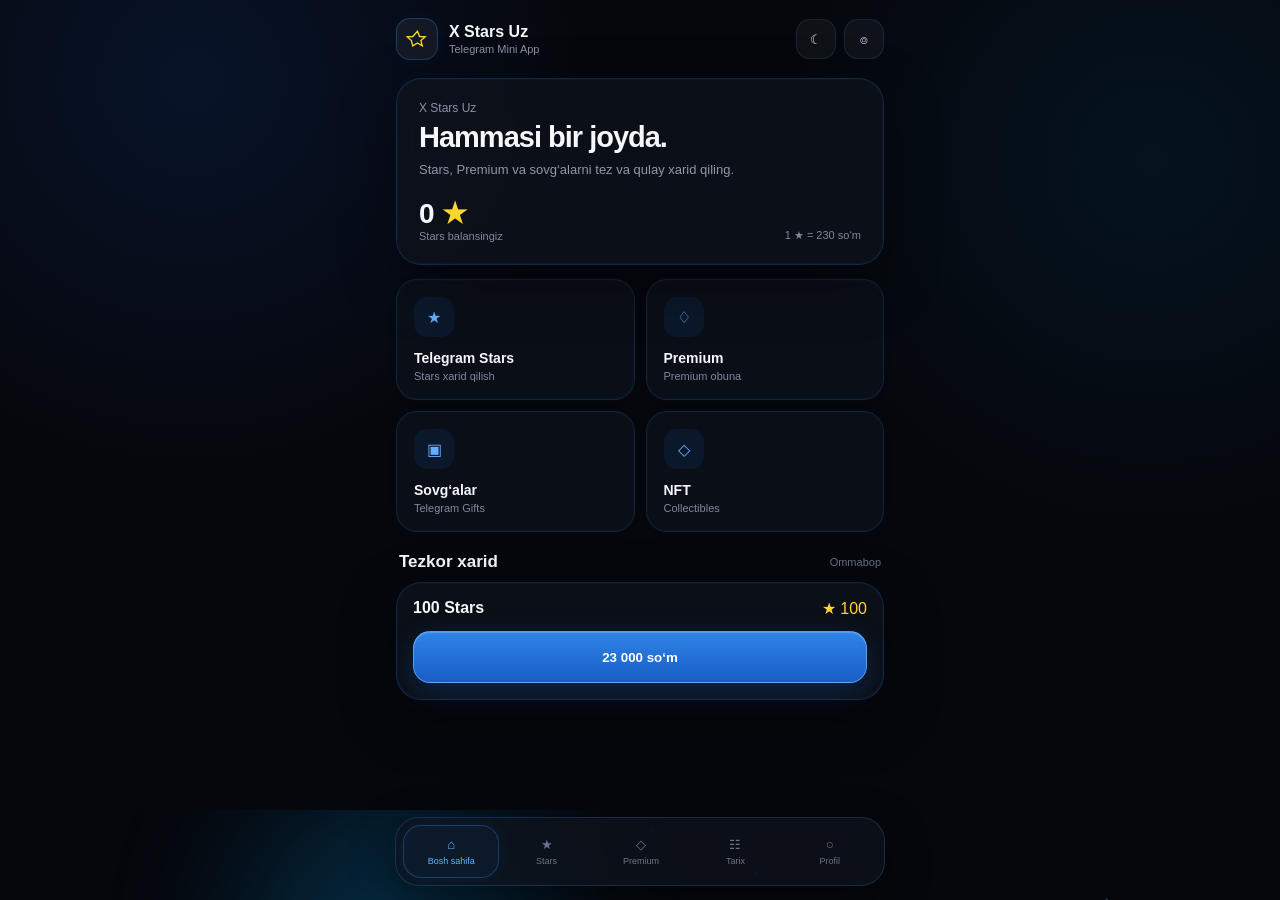
<file: xstarsuz_admin.html>
<!doctype html>
<html lang="uz">
<head>
<meta charset="UTF-8">
<meta name="viewport" content="width=device-width,initial-scale=1,maximum-scale=1,user-scalable=no">
<meta name="theme-color" content="#05070c">
<title>X Stars Uz</title>
<script src="https://telegram.org/js/telegram-web-app.js"></script>
<style>
*{box-sizing:border-box;-webkit-tap-highlight-color:transparent}
html,body{margin:0;min-height:100%;font-family:-apple-system,BlinkMacSystemFont,"SF Pro Display",Inter,Arial,sans-serif;background:#05070c;color:#f5f7fb}
body{overflow-x:hidden;background:radial-gradient(circle at 15% 10%,rgba(30,110,255,.12),transparent 30%),radial-gradient(circle at 90% 20%,rgba(0,160,255,.08),transparent 28%),#05070c}
.bg{position:fixed;inset:0;overflow:hidden;pointer-events:none;z-index:-1}.glow{position:absolute;width:280px;height:280px;border-radius:50%;filter:blur(80px);opacity:.25}.one{background:#087cff;top:-120px;left:-100px}.two{background:#0066ff;right:-130px;top:35%}.three{background:#00aaff;left:20%;bottom:-180px}
.line{position:absolute;width:160%;height:1px;left:-30%;top:42%;background:linear-gradient(90deg,transparent,rgba(80,170,255,.25),transparent);transform:rotate(-12deg);animation:move 8s linear infinite}@keyframes move{from{transform:translateX(-25%) rotate(-12deg)}to{transform:translateX(25%) rotate(-12deg)}}
.p{position:absolute;width:2px;height:2px;border-radius:50%;background:rgba(120,190,255,.65);animation:float 6s ease-in-out infinite}@keyframes float{0%,100%{transform:translateY(0);opacity:.2}50%{transform:translateY(-22px);opacity:.8}}
.s{position:absolute;color:rgba(100,175,255,.45);font-size:9px;animation:tw 4s ease-in-out infinite}@keyframes tw{0%,100%{opacity:.1}50%{opacity:.8}}
.app{max-width:520px;margin:auto;padding:18px 16px 110px}.header{display:flex;align-items:center;justify-content:space-between;margin-bottom:18px}.brand{display:flex;align-items:center;gap:11px}.logo{width:42px;height:42px;border-radius:14px;display:grid;place-items:center;background:rgba(255,255,255,.055);border:1px solid rgba(75,155,255,.25);box-shadow:0 0 18px rgba(35,130,255,.06)}.logo svg{width:23px}.brand strong{display:block;font-size:16px}.brand span{display:block;color:#8791a3;font-size:11px;margin-top:2px}.ha{display:flex;gap:8px}
.btnIcon{width:40px;height:40px;border-radius:14px;border:1px solid rgba(55,145,255,.16);background:rgba(255,255,255,.045);color:#dce6f5;display:grid;place-items:center;transition:.18s}.btnIcon:active{transform:scale(.92);box-shadow:0 0 20px rgba(40,130,255,.12)}svg{width:20px;height:20px}
.glass{background:rgba(16,20,29,.66);backdrop-filter:blur(25px);-webkit-backdrop-filter:blur(25px);border:1px solid rgba(55,145,255,.18);border-radius:25px;box-shadow:0 18px 55px rgba(0,0,0,.38),inset 0 0 0 1px rgba(70,155,255,.035),0 0 18px rgba(40,125,255,.035)}
.page{display:none;animation:in .3s ease}.page.active{display:block}@keyframes in{from{opacity:0;transform:translateX(18px)}to{opacity:1;transform:none}}
.welcome{padding:22px;margin-bottom:14px}.small{color:#8994a8;font-size:12px}.welcome h1{margin:6px 0 0;font-size:29px;letter-spacing:-1px}.welcome p,.head p{color:#8e98aa;font-size:13px;margin:8px 0 0}.balance{display:flex;justify-content:space-between;align-items:end;margin-top:20px}.balance b{font-size:28px}.yellow{color:#ffd52e}.muted{color:#7e899c;font-size:11px}
.actions{display:grid;grid-template-columns:1fr 1fr;gap:11px}.action,.premiumItem,.gift{background:rgba(14,19,28,.65);border:1px solid rgba(55,145,255,.16);box-shadow:inset 0 0 0 1px rgba(60,150,255,.025),0 0 14px rgba(40,125,255,.025);transition:.18s}.action{min-height:112px;padding:17px;border-radius:21px}.action:active,.premiumItem:active,.gift:active{transform:scale(.965);border-color:rgba(75,165,255,.4);box-shadow:0 0 20px rgba(40,130,255,.1)}.ai{width:40px;height:40px;border-radius:13px;display:grid;place-items:center;background:rgba(30,120,255,.09);color:#68aeff;margin-bottom:13px}.action strong,.gift strong{display:block;font-size:14px}.action span{display:block;color:#7e899b;font-size:11px;margin-top:4px}
.st{display:flex;justify-content:space-between;align-items:center;margin:20px 3px 10px}.st h2{font-size:17px;margin:0}.st span{font-size:11px;color:#657187}.main{width:100%;height:52px;border:1px solid rgba(115,190,255,.65);border-radius:17px;color:white;font-weight:650;background:linear-gradient(180deg,rgba(52,145,255,.9),rgba(25,103,218,.9));box-shadow:0 8px 28px rgba(30,120,255,.22),inset 0 1px 0 rgba(255,255,255,.18);transition:.16s}.main:active{transform:scale(.97)}
.head{margin:6px 2px 17px}.head h1{font-size:26px;margin:0;letter-spacing:-1px}.card{padding:20px;margin-bottom:13px}.input{height:58px;padding:0 16px;display:flex;align-items:center;gap:10px;background:rgba(0,0,0,.16);border:1px solid rgba(80,160,255,.13);border-radius:17px}.input input,.userinput{width:100%;border:0;outline:0;background:transparent;color:white;font-size:23px;font-weight:650}.choices{display:grid;grid-template-columns:repeat(4,1fr);gap:8px;margin-top:11px}.choice{padding:11px 5px;text-align:center;border-radius:14px;background:rgba(255,255,255,.035);border:1px solid rgba(55,145,255,.14);color:#cbd4e2;font-size:12px}.choice.active{border-color:rgba(65,155,255,.65);background:rgba(45,130,255,.08);box-shadow:0 0 18px rgba(45,135,255,.12)}.recipient{display:flex;gap:8px;margin-top:14px}.recipient button{flex:1;height:42px;border-radius:14px;border:1px solid rgba(80,150,255,.12);background:rgba(255,255,255,.035);color:#929daf}.recipient .active{color:white;background:rgba(40,130,255,.1);border-color:rgba(70,155,255,.35)}.username{display:none;margin-top:9px}.username.show{display:block}.userinput{height:45px;border-radius:14px;padding:0 14px;font-size:14px}.total{display:flex;justify-content:space-between;margin:17px 2px 12px;font-size:12px}
.premiumList{display:flex;flex-direction:column;gap:10px}.premiumItem{padding:17px;border-radius:20px;display:flex;align-items:center;justify-content:space-between}.pleft{display:flex;align-items:center;gap:13px}.pi{width:43px;height:43px;border-radius:14px;background:rgba(45,135,255,.1);color:#6bb2ff;display:grid;place-items:center}.premiumItem span{display:block;color:#778296;font-size:11px;margin-top:4px}.price{font-size:13px;color:#b9d9ff;font-weight:650}
.gifts{display:grid;grid-template-columns:1fr 1fr;gap:10px}.gift{padding:17px;border-radius:21px}.gv{height:78px;border-radius:17px;background:radial-gradient(circle,rgba(50,145,255,.12),transparent 60%),rgba(255,255,255,.025);display:grid;place-items:center;margin-bottom:12px;color:#70b7ff}.gift small{display:block;color:#ffd52e;margin-top:5px}.nft{padding:42px 20px;text-align:center}.nft .pi{margin:auto auto 17px;width:65px;height:65px}.nft h2{margin:0}.nft p{color:#7d889b;font-size:12px;line-height:1.6}
.history{display:flex;flex-direction:column;gap:9px}.hi{display:flex;align-items:center;gap:12px;padding:15px;border-radius:18px;background:rgba(15,20,29,.6);border:1px solid rgba(55,145,255,.1)}.hi .pi{width:40px;height:40px}.hiinfo{flex:1}.hiinfo strong{display:block;font-size:13px}.hiinfo span{display:block;color:#687487;font-size:10px;margin-top:3px}
.profile{padding:22px;display:flex;align-items:center;gap:15px;margin-bottom:12px}.avatar{width:60px;height:60px;border-radius:19px;overflow:hidden;background:rgba(50,140,255,.12);display:grid;place-items:center;font-size:22px;color:#75b9ff}.avatar img{width:100%;height:100%;object-fit:cover}.settings{overflow:hidden}.setting{min-height:57px;display:flex;align-items:center;padding:0 16px;border-bottom:1px solid rgba(255,255,255,.045);gap:12px}.setting:last-child{border:0}.si{width:32px;height:32px;border-radius:10px;display:grid;place-items:center;background:rgba(45,135,255,.08);color:#69afff}.settingText{flex:1;font-size:13px}.settingText small{display:block;color:#697588;font-size:10px;margin-top:2px}.switch{width:42px;height:25px;border-radius:20px;background:#303744;padding:3px}.switch i{display:block;width:19px;height:19px;border-radius:50%;background:white;transition:.2s}.switch.on{background:#2788ff}.switch.on i{transform:translateX(17px)}.admin{display:none;margin-top:12px;padding:18px}.admin.show{display:block}.adminGrid{display:grid;grid-template-columns:repeat(2,1fr);gap:10px;margin-top:12px}.adminCard{padding:15px;border-radius:18px;background:rgba(20,30,45,.62);border:1px solid rgba(65,155,255,.16);box-shadow:inset 0 0 18px rgba(45,135,255,.025)}.adminCard b{display:block;font-size:22px;margin-top:6px;color:#eef5ff}.adminCard small{color:#7e8ba0}.adminAction{width:100%;margin-top:10px;padding:13px;border-radius:15px;border:1px solid rgba(65,155,255,.18);background:rgba(45,135,255,.06);color:#dcecff;text-align:left;font-size:13px}.adminBadge{display:inline-flex;padding:5px 9px;border-radius:10px;background:rgba(45,135,255,.1);color:#69b0ff;font-size:10px;margin-left:6px}.adminrow{display:flex;justify-content:space-between;padding:9px 0;color:#8994a7;font-size:12px}
.nav{position:fixed;left:50%;bottom:14px;transform:translateX(-50%);width:calc(100% - 24px);max-width:490px;padding:7px;border-radius:24px;background:rgba(15,19,28,.76);backdrop-filter:blur(28px);border:1px solid rgba(75,155,255,.2);box-shadow:0 15px 45px rgba(0,0,0,.45);display:flex;z-index:50}.nav button{flex:1;height:53px;border:0;background:transparent;color:#697589;border-radius:18px;display:flex;flex-direction:column;align-items:center;justify-content:center;gap:4px}.nav button span{font-size:9px}.nav button.active{color:#69b0ff;border:1px solid rgba(65,155,255,.28);background:rgba(45,135,255,.055);box-shadow:0 0 18px rgba(45,135,255,.08)}
.overlay{position:fixed;inset:0;background:rgba(0,0,0,.58);backdrop-filter:blur(9px);z-index:100;display:none;align-items:flex-end}.overlay.show{display:flex}.modal{width:100%;max-width:520px;margin:auto 0 0;padding:18px 16px 28px;background:rgba(14,18,27,.96);border-radius:29px 29px 0 0;border:1px solid rgba(70,155,255,.2)}.handle{width:42px;height:4px;border-radius:5px;background:#394352;margin:0 auto 20px}.payments{display:grid;grid-template-columns:1fr 1fr;gap:9px}.pay{padding:15px;border-radius:17px;background:rgba(255,255,255,.035);border:1px solid rgba(55,145,255,.14)}.pay strong{display:block;font-size:13px}.pay span{color:#727e91;font-size:10px}.note{margin-top:13px;padding:11px;border-radius:13px;background:rgba(255,190,50,.055);color:#a99b73;font-size:10px;line-height:1.5}
body.light{color:#111722;background:#f2f5fa}body.light .glass,body.light .action,body.light .premiumItem,body.light .gift,body.light .hi,body.light .settings,body.light .nav{background:rgba(255,255,255,.7)}body.light .input input,body.light .userinput{color:#111722}
@media(max-width:370px){.app{padding-left:12px;padding-right:12px}.action{padding:14px;min-height:105px}.welcome h1{font-size:25px}}
</style>
</head>
<body>
<div class="bg"><div class="glow one"></div><div class="glow two"></div><div class="glow three"></div><div class="line"></div></div>
<div class="app">
<header class="header"><div class="brand"><div class="logo"><svg viewBox="0 0 24 24" fill="none"><path d="M12 2.8l2.5 6.2 6.7.5-5.1 4.3 1.6 6.5-5.7-3.5-5.7 3.5-1.6-6.5-5.1-4.3 6.7-.5L12 2.8z" stroke="#ffd52e" stroke-width="1.6"/></svg></div><div><strong>X Stars Uz</strong><span>Telegram Mini App</span></div></div><div class="ha"><button class="btnIcon" onclick="toggleTheme()">☾</button><button class="btnIcon" onclick="showPage('profile')">⌾</button></div></header>

<section class="page active" id="home"><div class="welcome glass"><div class="small">X Stars Uz</div><h1>Hammasi bir joyda.</h1><p>Stars, Premium va sovg‘alarni tez va qulay xarid qiling.</p><div class="balance"><div><b>0 <span class="yellow">★</span></b><div class="muted">Stars balansingiz</div></div><div class="muted">1 ★ = 230 so‘m</div></div></div>
<div class="actions"><div class="action" onclick="showPage('stars')"><div class="ai yellow">★</div><strong>Telegram Stars</strong><span>Stars xarid qilish</span></div><div class="action" onclick="showPage('premium')"><div class="ai">♢</div><strong>Premium</strong><span>Premium obuna</span></div><div class="action" onclick="showPage('gifts')"><div class="ai">▣</div><strong>Sovg‘alar</strong><span>Telegram Gifts</span></div><div class="action" onclick="showPage('nft')"><div class="ai">◇</div><strong>NFT</strong><span>Collectibles</span></div></div>
<div class="st"><h2>Tezkor xarid</h2><span>Ommabop</span></div><div class="glass" style="padding:16px"><div style="display:flex;justify-content:space-between;margin-bottom:13px"><strong>100 Stars</strong><span class="yellow">★ 100</span></div><button class="main" onclick="quickStars(100)">23 000 so‘m</button></div></section>

<section class="page" id="stars"><div class="head"><h1>Stars</h1><p>Telegram Stars uchun miqdorni tanlang.</p></div><div class="card glass"><div class="input"><span class="yellow">★</span><input id="starInput" type="number" min="50" max="5000" value="100" oninput="updateStars()"></div><div class="choices"><div class="choice" onclick="setStars(50)">50</div><div class="choice active" onclick="setStars(100)">100</div><div class="choice" onclick="setStars(200)">200</div><div class="choice" onclick="setStars(300)">300</div><div class="choice" onclick="setStars(400)">400</div><div class="choice" onclick="setStars(500)">500</div><div class="choice" onclick="setStars(1000)">1000</div></div><div class="recipient"><button class="active" id="selfBtn" onclick="recipientSelf()">O‘zimga</button><button id="otherBtn" onclick="recipientOther()">Boshqa profil</button></div><div class="username" id="usernameBox"><input class="userinput" id="username" placeholder="@username"></div><div class="total"><span class="muted">Jami</span><strong id="starTotal">23 000 so‘m</strong></div><button class="main" onclick="openPayment()">Davom etish</button></div><div class="glass" style="padding:16px;font-size:12px;color:#7d889b;line-height:1.6">Minimal: <b>50 Stars</b><br>Maksimal: <b>5000 Stars</b><br>Narx: <b class="yellow">1 ★ = 230 so‘m</b></div></section>

<section class="page" id="premium"><div class="head"><h1>Premium</h1><p>Telegram Premium obunasini tanlang.</p></div><div class="premiumList"><div class="premiumItem" onclick="premiumBuy('3 oy',165000)"><div class="pleft"><div class="pi">◇</div><div><strong>3 oy</strong><span>Premium obuna</span></div></div><div class="price">165 000 so‘m</div></div><div class="premiumItem" onclick="premiumBuy('6 oy',220000)"><div class="pleft"><div class="pi">◇</div><div><strong>6 oy</strong><span>Premium obuna</span></div></div><div class="price">220 000 so‘m</div></div><div class="premiumItem" onclick="premiumBuy('12 oy',405000)"><div class="pleft"><div class="pi">◇</div><div><strong>12 oy</strong><span>Premium obuna</span></div></div><div class="price">405 000 so‘m</div></div></div></section>

<section class="page" id="gifts"><div class="head"><h1>Sovg‘alar</h1><p>Telegram uchun chiroyli sovg‘alarni tanlang.</p></div><div class="gifts" id="gifts"></div></section>
<section class="page" id="nft"><div class="head"><h1>NFT</h1><p>Collectible sovg‘alar bo‘limi.</p></div><div class="nft glass"><div class="pi">◇</div><h2>Tez orada</h2><p>NFT va collectible sovg‘alar uchun yangi bo‘lim tez orada ishga tushadi.</p></div></section>
<section class="page" id="history"><div class="head"><h1>Tarix</h1><p>Sizning oxirgi operatsiyalaringiz.</p></div><div class="history" id="historyList"></div></section>
<section class="page" id="profile"><div class="head"><h1>Profil</h1><p>Hisob va ilova sozlamalari.</p></div><div class="profile glass"><div class="avatar" id="avatar">X</div><div><strong id="profileName">X Stars User</strong><div class="muted" id="profileUsername">@username</div></div></div><button id="adminShortcut" class="mainBtn" style="display:none;width:100%;margin:0 0 12px" onclick="showPage('profile');setTimeout(()=>document.getElementById('adminPanel').scrollIntoView({behavior:'smooth',block:'start'}),50)">⚙️ Admin Panel</button><div class="settings glass"><div class="setting"><div class="si">文</div><div class="settingText">Til<small>O‘zbekcha</small></div><span class="muted">UZ</span></div><div class="setting"><div class="si">☾</div><div class="settingText">Qorong‘i rejim<small>iOS ko‘rinishi</small></div><div class="switch on" id="themeSwitch" onclick="toggleTheme()"><i></i></div></div><div class="setting"><div class="si">♧</div><div class="settingText">Bildirishnomalar<small>Xaridlar va yangiliklar</small></div><div class="switch on" id="notifySwitch" onclick="toggleNotify()"><i></i></div></div><div class="setting" onclick="openSupport()"><div class="si">?</div><div class="settingText">Qo‘llab-quvvatlash<small>@xsuzadmin</small></div><span style="color:#6baeff">›</span></div></div><div class="admin glass" id="adminPanel"><h3>Admin Panel <span class="adminBadge">5795011255</span></h3><div class="adminrow"><span>Status</span><b style="color:#69b0ff">● Faol</b></div><div class="adminGrid"><div class="adminCard"><small>Bugungi buyurtmalar</small><b id="aOrders">0</b></div><div class="adminCard"><small>Foydalanuvchilar</small><b id="aUsers">0</b></div><div class="adminCard"><small>Stars buyurtmalari</small><b id="aStars">0</b></div><div class="adminCard"><small>Daromad</small><b id="aRevenue">0 so‘m</b></div></div><button class="adminAction" onclick="adminOrders()">📦 Buyurtmalar <span style="float:right">›</span></button><button class="adminAction" onclick="adminUsers()">👤 Foydalanuvchilar <span style="float:right">›</span></button><button class="adminAction" onclick="adminStats()">📊 Statistika <span style="float:right">›</span></button><button class="adminAction" onclick="adminMessage()">⚙️ Admin sozlamalari <span style="float:right">›</span></button></div></section>
</div>

<nav class="nav"><button class="active" data-page="home" onclick="showPage('home')">⌂<span>Bosh sahifa</span></button><button data-page="stars" onclick="showPage('stars')">★<span>Stars</span></button><button data-page="premium" onclick="showPage('premium')">◇<span>Premium</span></button><button data-page="history" onclick="showPage('history')">☷<span>Tarix</span></button><button data-page="profile" onclick="showPage('profile')">○<span>Profil</span></button><button id="adminNav" data-page="profile" onclick="showPage('profile');document.getElementById('adminPanel').scrollIntoView({behavior:'smooth'})" style="display:none">⚙<span>Admin</span></button></nav>

<div class="overlay" id="paymentModal" onclick="closePayment(event)"><div class="modal" onclick="event.stopPropagation()"><div class="handle"></div><h2>To‘lov usulini tanlang</h2><div id="paymentDescription" style="color:#788396;font-size:11px;margin:5px 0 15px"></div><div class="payments"><div class="pay" onclick="paymentSelected('Telegram Stars')"><strong>Telegram Stars</strong><span>Telegram ichidagi to‘lov</span></div><div class="pay" onclick="paymentSelected('Click')"><strong>Click</strong><span>Click orqali to‘lov</span></div><div class="pay" onclick="paymentSelected('Payme')"><strong>Payme</strong><span>Payme orqali to‘lov</span></div><div class="pay" onclick="paymentSelected('Visa / Uzcard')"><strong>Visa / Uzcard</strong><span>Karta orqali to‘lov</span></div></div><div class="note">To‘lov tizimi hozircha demo rejimida. Real integratsiya backend orqali ulanadi.</div></div></div>

<script>
const tg=window.Telegram?.WebApp;if(tg){tg.ready();tg.expand()}
for(let i=0;i<32;i++){let x=document.createElement('div');x.className='p';x.style.left=Math.random()*100+'%';x.style.top=Math.random()*100+'%';x.style.animationDelay=Math.random()*6+'s';document.querySelector('.bg').appendChild(x)}
for(let i=0;i<18;i++){let x=document.createElement('div');x.className='s';x.textContent='✦';x.style.left=Math.random()*100+'%';x.style.top=Math.random()*100+'%';x.style.animationDelay=Math.random()*5+'s';document.querySelector('.bg').appendChild(x)}
function showPage(p){document.querySelectorAll('.page').forEach(x=>x.classList.remove('active'));document.getElementById(p).classList.add('active');document.querySelectorAll('.nav button').forEach(x=>x.classList.toggle('active',x.dataset.page===p));scrollTo(0,0)}
let currentStars=100,currentPurchase=null;
function setStars(v){currentStars=v;document.getElementById('starInput').value=v;updateStars()}
function updateStars(){let v=parseInt(document.getElementById('starInput').value)||50;v=Math.max(50,Math.min(5000,v));currentStars=v;document.getElementById('starInput').value=v;document.getElementById('starTotal').textContent=(v*230).toLocaleString('uz-UZ')+' so‘m';document.querySelectorAll('.choice').forEach(x=>x.classList.toggle('active',Number(x.textContent)===v))}
function quickStars(v){setStars(v);showPage('stars')}
function recipientSelf(){selfBtn.classList.add('active');otherBtn.classList.remove('active');usernameBox.classList.remove('show')}
function recipientOther(){otherBtn.classList.add('active');selfBtn.classList.remove('active');usernameBox.classList.add('show')}
const giftData=[['Teddy Bear',15],['Heart Gift',15],['Gift Box',25],['Rose',25],['Bouquet',50],['Rocket',50],['Trophy',100],['Ring',100],['Archa',50]];
giftData.forEach(g=>{let d=document.createElement('div');d.className='gift';d.innerHTML='<div class="gv">◇</div><strong>'+g[0]+'</strong><small>★ '+g[1]+'</small>';d.onclick=()=>openGift(g[0],g[1]);gifts.appendChild(d)})
function openGift(n,s){currentPurchase={name:n,amount:s};paymentDescription.textContent=n+' — ★ '+s;paymentModal.classList.add('show')}
function premiumBuy(n,p){currentPurchase={name:'Premium '+n,amount:p};paymentDescription.textContent='Premium '+n+' — '+p.toLocaleString('uz-UZ')+' so‘m';paymentModal.classList.add('show')}
function openPayment(){if(otherBtn.classList.contains('active')&&!username.value.trim()){alert('Username kiriting.');return}currentPurchase={name:currentStars+' Stars',amount:currentStars*230};paymentDescription.textContent=currentStars+' Stars — '+(currentStars*230).toLocaleString('uz-UZ')+' so‘m';paymentModal.classList.add('show')}
function closePayment(e){if(e.target.id==='paymentModal')paymentModal.classList.remove('show')}
function paymentSelected(m){paymentModal.classList.remove('show');if(currentPurchase)saveHistory(currentPurchase.name,currentPurchase.amount,m);alert('To‘lov tizimi hozircha demo rejimida.\n\nTanlangan usul: '+m);showPage('history')}
function saveHistory(n,a,m){let h=JSON.parse(localStorage.getItem('xstars_history')||'[]');h.unshift({n,a,m,d:new Date().toLocaleString('uz-UZ')});localStorage.setItem('xstars_history',JSON.stringify(h.slice(0,30)));renderHistory()}
function renderHistory(){let h=JSON.parse(localStorage.getItem('xstars_history')||'[]');if(!h.length){historyList.innerHTML='<div class="glass" style="padding:35px;text-align:center;color:#687487;font-size:12px">Hozircha operatsiyalar yo‘q.</div>';return}historyList.innerHTML=h.map(x=>'<div class="hi"><div class="pi">✓</div><div class="hiinfo"><strong>'+x.n+'</strong><span>'+x.m+' · '+x.d+'</span></div><b>'+x.a.toLocaleString('uz-UZ')+' so‘m</b></div>').join('')}
function toggleTheme(){document.body.classList.toggle('light');let l=document.body.classList.contains('light');localStorage.setItem('theme',l?'light':'dark');themeSwitch.classList.toggle('on',!l)}
function toggleNotify(){notifySwitch.classList.toggle('on')}
function openSupport(){if(tg&&tg.openTelegramLink)tg.openTelegramLink('https://t.me/xsuzadmin');else window.open('https://t.me/xsuzadmin','_blank')}
function adminMessage(){alert('Admin sozlamalari: real boshqaruv backend orqali ulanadi.')}

function updateAdminStats(){
 const h=JSON.parse(localStorage.getItem('xstars_history')||'[]');
 const users=JSON.parse(localStorage.getItem('xstars_users')||'[]');
 const today=new Date().toDateString();
 const todayOrders=h.filter(x=>new Date(x.date||Date.now()).toDateString()===today);
 const stars=h.filter(x=>String(x.type||'').toLowerCase().includes('star')).reduce((a,x)=>a+Number(x.amount||x.stars||0),0);
 const revenue=h.reduce((a,x)=>a+Number(x.total||x.price||0),0);
 document.getElementById('aOrders').textContent=todayOrders.length;
 document.getElementById('aUsers').textContent=users.length;
 document.getElementById('aStars').textContent=stars;
 document.getElementById('aRevenue').textContent=revenue.toLocaleString('uz-UZ')+' so‘m';
}
function adminOrders(){alert('Buyurtmalar bo‘limi tayyor: keyingi bosqichda backend bilan real buyurtmalarni ulaymiz.')}
function adminUsers(){alert('Foydalanuvchilar bo‘limi tayyor: keyingi bosqichda real Telegram foydalanuvchilar bazasini ulaymiz.')}
function adminStats(){updateAdminStats();alert('Statistika yangilandi.')}

function getTelegramUser(){
  try{
    if(tg?.initDataUnsafe?.user) return tg.initDataUnsafe.user;
    const raw=tg?.initData||'';
    const params=new URLSearchParams(raw);
    const userRaw=params.get('user');
    return userRaw ? JSON.parse(userRaw) : null;
  }catch(e){ return null; }
}
function enableAdmin(){
  const panel=document.getElementById('adminPanel');
  const nav=document.getElementById('adminNav');
  const shortcut=document.getElementById('adminShortcut');
  panel.classList.add('show');
  nav.style.display='flex';
  shortcut.style.display='block';
  updateAdminStats();
}
function loadUser(){
  const u=getTelegramUser();
  if(!u) return;
  profileName.textContent=[u.first_name,u.last_name].filter(Boolean).join(' ')||'Telegram User';
  profileUsername.textContent=u.username?'@'+u.username:'Username yo‘q';
  avatar.textContent=(u.first_name||'X')[0].toUpperCase();
  if(u.photo_url) avatar.innerHTML='<img src="'+u.photo_url+'">';
  if(String(u.id)==='5795011255') enableAdmin();
}
if(localStorage.getItem('theme')==='light'){document.body.classList.add('light');themeSwitch.classList.remove('on')}loadUser();setTimeout(loadUser,300);setTimeout(loadUser,1000);renderHistory();updateStars();
</script>
</body>
</html>
</file>
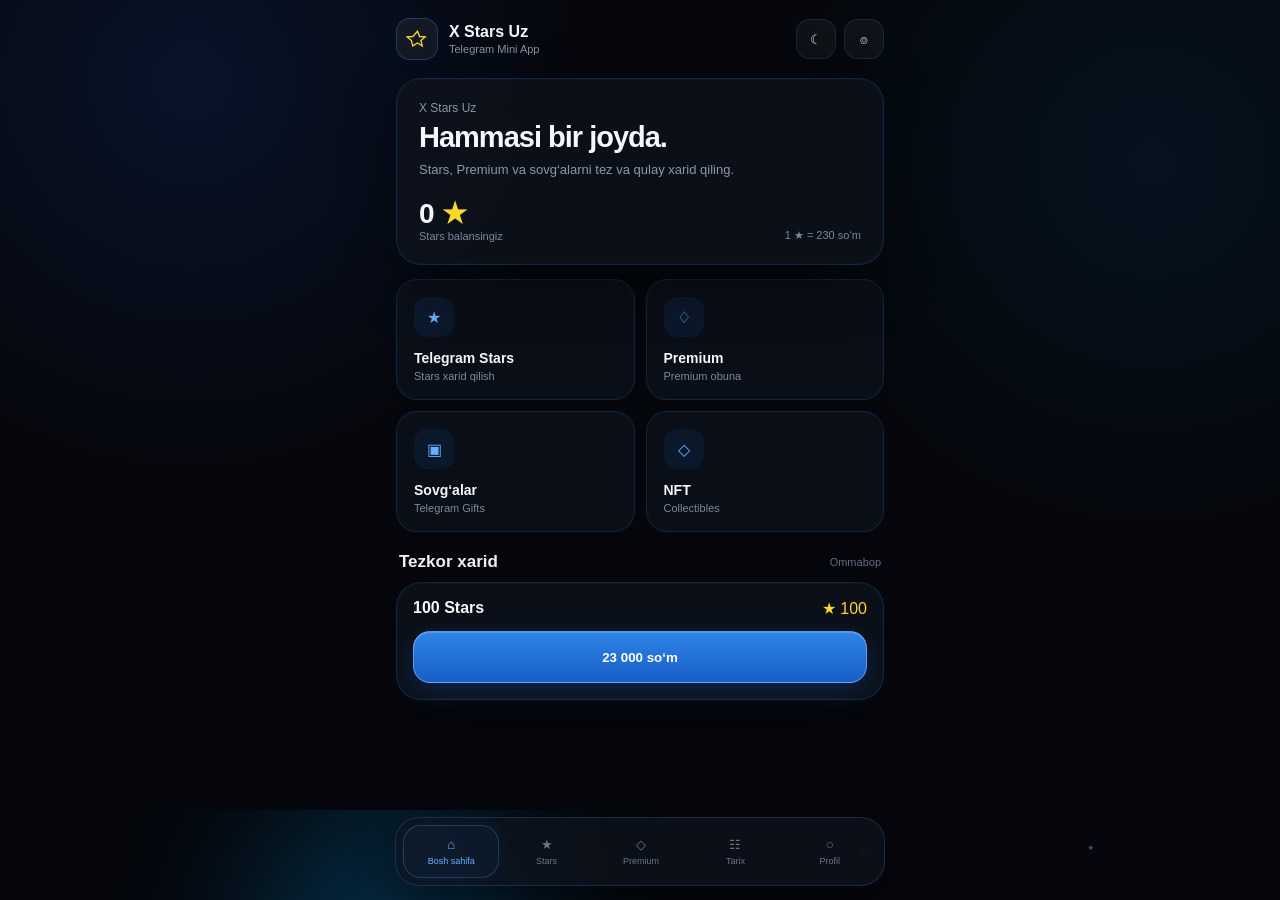
<file: xstarsuz_admin_fixed.html>
<!doctype html>
<html lang="uz">
<head>
<meta charset="UTF-8">
<meta name="viewport" content="width=device-width,initial-scale=1,maximum-scale=1,user-scalable=no">
<meta name="theme-color" content="#05070c">
<title>X Stars Uz</title>
<script src="https://telegram.org/js/telegram-web-app.js"></script>
<style>
*{box-sizing:border-box;-webkit-tap-highlight-color:transparent}
html,body{margin:0;min-height:100%;font-family:-apple-system,BlinkMacSystemFont,"SF Pro Display",Inter,Arial,sans-serif;background:#05070c;color:#f5f7fb}
body{overflow-x:hidden;background:radial-gradient(circle at 15% 10%,rgba(30,110,255,.12),transparent 30%),radial-gradient(circle at 90% 20%,rgba(0,160,255,.08),transparent 28%),#05070c}
.bg{position:fixed;inset:0;overflow:hidden;pointer-events:none;z-index:-1}.glow{position:absolute;width:280px;height:280px;border-radius:50%;filter:blur(80px);opacity:.25}.one{background:#087cff;top:-120px;left:-100px}.two{background:#0066ff;right:-130px;top:35%}.three{background:#00aaff;left:20%;bottom:-180px}
.line{position:absolute;width:160%;height:1px;left:-30%;top:42%;background:linear-gradient(90deg,transparent,rgba(80,170,255,.25),transparent);transform:rotate(-12deg);animation:move 8s linear infinite}@keyframes move{from{transform:translateX(-25%) rotate(-12deg)}to{transform:translateX(25%) rotate(-12deg)}}
.p{position:absolute;width:2px;height:2px;border-radius:50%;background:rgba(120,190,255,.65);animation:float 6s ease-in-out infinite}@keyframes float{0%,100%{transform:translateY(0);opacity:.2}50%{transform:translateY(-22px);opacity:.8}}
.s{position:absolute;color:rgba(100,175,255,.45);font-size:9px;animation:tw 4s ease-in-out infinite}@keyframes tw{0%,100%{opacity:.1}50%{opacity:.8}}
.app{max-width:520px;margin:auto;padding:18px 16px 110px}.header{display:flex;align-items:center;justify-content:space-between;margin-bottom:18px}.brand{display:flex;align-items:center;gap:11px}.logo{width:42px;height:42px;border-radius:14px;display:grid;place-items:center;background:rgba(255,255,255,.055);border:1px solid rgba(75,155,255,.25);box-shadow:0 0 18px rgba(35,130,255,.06)}.logo svg{width:23px}.brand strong{display:block;font-size:16px}.brand span{display:block;color:#8791a3;font-size:11px;margin-top:2px}.ha{display:flex;gap:8px}
.btnIcon{width:40px;height:40px;border-radius:14px;border:1px solid rgba(55,145,255,.16);background:rgba(255,255,255,.045);color:#dce6f5;display:grid;place-items:center;transition:.18s}.btnIcon:active{transform:scale(.92);box-shadow:0 0 20px rgba(40,130,255,.12)}svg{width:20px;height:20px}
.glass{background:rgba(16,20,29,.66);backdrop-filter:blur(25px);-webkit-backdrop-filter:blur(25px);border:1px solid rgba(55,145,255,.18);border-radius:25px;box-shadow:0 18px 55px rgba(0,0,0,.38),inset 0 0 0 1px rgba(70,155,255,.035),0 0 18px rgba(40,125,255,.035)}
.page{display:none;animation:in .3s ease}.page.active{display:block}@keyframes in{from{opacity:0;transform:translateX(18px)}to{opacity:1;transform:none}}
.welcome{padding:22px;margin-bottom:14px}.small{color:#8994a8;font-size:12px}.welcome h1{margin:6px 0 0;font-size:29px;letter-spacing:-1px}.welcome p,.head p{color:#8e98aa;font-size:13px;margin:8px 0 0}.balance{display:flex;justify-content:space-between;align-items:end;margin-top:20px}.balance b{font-size:28px}.yellow{color:#ffd52e}.muted{color:#7e899c;font-size:11px}
.actions{display:grid;grid-template-columns:1fr 1fr;gap:11px}.action,.premiumItem,.gift{background:rgba(14,19,28,.65);border:1px solid rgba(55,145,255,.16);box-shadow:inset 0 0 0 1px rgba(60,150,255,.025),0 0 14px rgba(40,125,255,.025);transition:.18s}.action{min-height:112px;padding:17px;border-radius:21px}.action:active,.premiumItem:active,.gift:active{transform:scale(.965);border-color:rgba(75,165,255,.4);box-shadow:0 0 20px rgba(40,130,255,.1)}.ai{width:40px;height:40px;border-radius:13px;display:grid;place-items:center;background:rgba(30,120,255,.09);color:#68aeff;margin-bottom:13px}.action strong,.gift strong{display:block;font-size:14px}.action span{display:block;color:#7e899b;font-size:11px;margin-top:4px}
.st{display:flex;justify-content:space-between;align-items:center;margin:20px 3px 10px}.st h2{font-size:17px;margin:0}.st span{font-size:11px;color:#657187}.main{width:100%;height:52px;border:1px solid rgba(115,190,255,.65);border-radius:17px;color:white;font-weight:650;background:linear-gradient(180deg,rgba(52,145,255,.9),rgba(25,103,218,.9));box-shadow:0 8px 28px rgba(30,120,255,.22),inset 0 1px 0 rgba(255,255,255,.18);transition:.16s}.main:active{transform:scale(.97)}
.head{margin:6px 2px 17px}.head h1{font-size:26px;margin:0;letter-spacing:-1px}.card{padding:20px;margin-bottom:13px}.input{height:58px;padding:0 16px;display:flex;align-items:center;gap:10px;background:rgba(0,0,0,.16);border:1px solid rgba(80,160,255,.13);border-radius:17px}.input input,.userinput{width:100%;border:0;outline:0;background:transparent;color:white;font-size:23px;font-weight:650}.choices{display:grid;grid-template-columns:repeat(4,1fr);gap:8px;margin-top:11px}.choice{padding:11px 5px;text-align:center;border-radius:14px;background:rgba(255,255,255,.035);border:1px solid rgba(55,145,255,.14);color:#cbd4e2;font-size:12px}.choice.active{border-color:rgba(65,155,255,.65);background:rgba(45,130,255,.08);box-shadow:0 0 18px rgba(45,135,255,.12)}.recipient{display:flex;gap:8px;margin-top:14px}.recipient button{flex:1;height:42px;border-radius:14px;border:1px solid rgba(80,150,255,.12);background:rgba(255,255,255,.035);color:#929daf}.recipient .active{color:white;background:rgba(40,130,255,.1);border-color:rgba(70,155,255,.35)}.username{display:none;margin-top:9px}.username.show{display:block}.userinput{height:45px;border-radius:14px;padding:0 14px;font-size:14px}.total{display:flex;justify-content:space-between;margin:17px 2px 12px;font-size:12px}
.premiumList{display:flex;flex-direction:column;gap:10px}.premiumItem{padding:17px;border-radius:20px;display:flex;align-items:center;justify-content:space-between}.pleft{display:flex;align-items:center;gap:13px}.pi{width:43px;height:43px;border-radius:14px;background:rgba(45,135,255,.1);color:#6bb2ff;display:grid;place-items:center}.premiumItem span{display:block;color:#778296;font-size:11px;margin-top:4px}.price{font-size:13px;color:#b9d9ff;font-weight:650}
.gifts{display:grid;grid-template-columns:1fr 1fr;gap:10px}.gift{padding:17px;border-radius:21px}.gv{height:78px;border-radius:17px;background:radial-gradient(circle,rgba(50,145,255,.12),transparent 60%),rgba(255,255,255,.025);display:grid;place-items:center;margin-bottom:12px;color:#70b7ff}.gift small{display:block;color:#ffd52e;margin-top:5px}.nft{padding:42px 20px;text-align:center}.nft .pi{margin:auto auto 17px;width:65px;height:65px}.nft h2{margin:0}.nft p{color:#7d889b;font-size:12px;line-height:1.6}
.history{display:flex;flex-direction:column;gap:9px}.hi{display:flex;align-items:center;gap:12px;padding:15px;border-radius:18px;background:rgba(15,20,29,.6);border:1px solid rgba(55,145,255,.1)}.hi .pi{width:40px;height:40px}.hiinfo{flex:1}.hiinfo strong{display:block;font-size:13px}.hiinfo span{display:block;color:#687487;font-size:10px;margin-top:3px}
.profile{padding:22px;display:flex;align-items:center;gap:15px;margin-bottom:12px}.avatar{width:60px;height:60px;border-radius:19px;overflow:hidden;background:rgba(50,140,255,.12);display:grid;place-items:center;font-size:22px;color:#75b9ff}.avatar img{width:100%;height:100%;object-fit:cover}.settings{overflow:hidden}.setting{min-height:57px;display:flex;align-items:center;padding:0 16px;border-bottom:1px solid rgba(255,255,255,.045);gap:12px}.setting:last-child{border:0}.si{width:32px;height:32px;border-radius:10px;display:grid;place-items:center;background:rgba(45,135,255,.08);color:#69afff}.settingText{flex:1;font-size:13px}.settingText small{display:block;color:#697588;font-size:10px;margin-top:2px}.switch{width:42px;height:25px;border-radius:20px;background:#303744;padding:3px}.switch i{display:block;width:19px;height:19px;border-radius:50%;background:white;transition:.2s}.switch.on{background:#2788ff}.switch.on i{transform:translateX(17px)}.admin{display:none;margin-top:12px;padding:18px}.admin.show{display:block}.adminGrid{display:grid;grid-template-columns:repeat(2,1fr);gap:10px;margin-top:12px}.adminCard{padding:15px;border-radius:18px;background:rgba(20,30,45,.62);border:1px solid rgba(65,155,255,.16);box-shadow:inset 0 0 18px rgba(45,135,255,.025)}.adminCard b{display:block;font-size:22px;margin-top:6px;color:#eef5ff}.adminCard small{color:#7e8ba0}.adminAction{width:100%;margin-top:10px;padding:13px;border-radius:15px;border:1px solid rgba(65,155,255,.18);background:rgba(45,135,255,.06);color:#dcecff;text-align:left;font-size:13px}.adminBadge{display:inline-flex;padding:5px 9px;border-radius:10px;background:rgba(45,135,255,.1);color:#69b0ff;font-size:10px;margin-left:6px}.adminrow{display:flex;justify-content:space-between;padding:9px 0;color:#8994a7;font-size:12px}
.nav{position:fixed;left:50%;bottom:14px;transform:translateX(-50%);width:calc(100% - 24px);max-width:490px;padding:7px;border-radius:24px;background:rgba(15,19,28,.76);backdrop-filter:blur(28px);border:1px solid rgba(75,155,255,.2);box-shadow:0 15px 45px rgba(0,0,0,.45);display:flex;z-index:50}.nav button{flex:1;height:53px;border:0;background:transparent;color:#697589;border-radius:18px;display:flex;flex-direction:column;align-items:center;justify-content:center;gap:4px}.nav button span{font-size:9px}.nav button.active{color:#69b0ff;border:1px solid rgba(65,155,255,.28);background:rgba(45,135,255,.055);box-shadow:0 0 18px rgba(45,135,255,.08)}
.overlay{position:fixed;inset:0;background:rgba(0,0,0,.58);backdrop-filter:blur(9px);z-index:100;display:none;align-items:flex-end}.overlay.show{display:flex}.modal{width:100%;max-width:520px;margin:auto 0 0;padding:18px 16px 28px;background:rgba(14,18,27,.96);border-radius:29px 29px 0 0;border:1px solid rgba(70,155,255,.2)}.handle{width:42px;height:4px;border-radius:5px;background:#394352;margin:0 auto 20px}.payments{display:grid;grid-template-columns:1fr 1fr;gap:9px}.pay{padding:15px;border-radius:17px;background:rgba(255,255,255,.035);border:1px solid rgba(55,145,255,.14)}.pay strong{display:block;font-size:13px}.pay span{color:#727e91;font-size:10px}.note{margin-top:13px;padding:11px;border-radius:13px;background:rgba(255,190,50,.055);color:#a99b73;font-size:10px;line-height:1.5}
body.light{color:#111722;background:#f2f5fa}body.light .glass,body.light .action,body.light .premiumItem,body.light .gift,body.light .hi,body.light .settings,body.light .nav{background:rgba(255,255,255,.7)}body.light .input input,body.light .userinput{color:#111722}
@media(max-width:370px){.app{padding-left:12px;padding-right:12px}.action{padding:14px;min-height:105px}.welcome h1{font-size:25px}}

body.light{background:#f2f5fa;color:#172033;background-image:none}
body.light .bg .glow,body.light .bg .line,body.light .bg .p,body.light .bg .s{display:none!important}
body.light .glass,body.light .card,body.light .action,body.light .premiumItem,body.light .gift,body.light .hi,body.light .settings,body.light .profile{background:rgba(255,255,255,.84);border-color:rgba(35,105,190,.16);box-shadow:0 10px 30px rgba(35,65,100,.08),inset 0 0 0 1px rgba(255,255,255,.75)}
body.light .brand strong,body.light h1,body.light h2,body.light h3,body.light .st h2,body.light .settingText,body.light .action strong,body.light .gift strong,body.light .premiumItem strong,body.light .hiinfo strong{color:#172033}
body.light .small,body.light .welcome p,body.light .head p,body.light .muted,body.light .action span,body.light .premiumItem span,body.light .settingText small,body.light .hiinfo span{color:#647086}
body.light .input{background:rgba(245,248,252,.9);border-color:rgba(35,105,190,.16)}
body.light .input input,body.light .userinput{color:#172033}
body.light .choice{background:rgba(245,248,252,.85);color:#334158;border-color:rgba(35,105,190,.15)}
body.light .recipient button{background:rgba(245,248,252,.85);color:#657086}
body.light .recipient .active{color:#1769c2;background:rgba(40,130,255,.09)}
body.light .nav{background:rgba(255,255,255,.84);border-color:rgba(35,105,190,.16);box-shadow:0 12px 35px rgba(35,65,100,.14)}
body.light .nav button{color:#7b8799}
body.light .nav button.active{color:#176dcc;background:rgba(45,135,255,.08)}
body.light .modal{background:rgba(250,252,255,.97);color:#172033}
body.light .modal h2{color:#172033}
body.light .pay{background:rgba(245,248,252,.95);color:#172033}
body.light .pay span{color:#647086}
body.light .admin{background:rgba(248,251,255,.9)}
body.light .adminCard{background:rgba(240,247,255,.9);border-color:rgba(35,105,190,.16)}
body.light .adminCard b{color:#172033}
body.light .adminAction{color:#17304e;background:rgba(45,135,255,.06)}
body.light .price{color:#176dcc}
body.light .gift small{color:#d69d00}
</style>
</head>
<body>
<div class="bg"><div class="glow one"></div><div class="glow two"></div><div class="glow three"></div><div class="line"></div></div>
<div class="app">
<header class="header"><div class="brand"><div class="logo"><svg viewBox="0 0 24 24" fill="none"><path d="M12 2.8l2.5 6.2 6.7.5-5.1 4.3 1.6 6.5-5.7-3.5-5.7 3.5-1.6-6.5-5.1-4.3 6.7-.5L12 2.8z" stroke="#ffd52e" stroke-width="1.6"/></svg></div><div><strong>X Stars Uz</strong><span>Telegram Mini App</span></div></div><div class="ha"><button class="btnIcon" onclick="toggleTheme()">☾</button><button class="btnIcon" onclick="showPage('profile')">⌾</button></div></header>

<section class="page active" id="home"><div class="welcome glass"><div class="small">X Stars Uz</div><h1>Hammasi bir joyda.</h1><p>Stars, Premium va sovg‘alarni tez va qulay xarid qiling.</p><div class="balance"><div><b>0 <span class="yellow">★</span></b><div class="muted">Stars balansingiz</div></div><div class="muted">1 ★ = 230 so‘m</div></div></div>
<div class="actions"><div class="action" onclick="showPage('stars')"><div class="ai yellow">★</div><strong>Telegram Stars</strong><span>Stars xarid qilish</span></div><div class="action" onclick="showPage('premium')"><div class="ai">♢</div><strong>Premium</strong><span>Premium obuna</span></div><div class="action" onclick="showPage('gifts')"><div class="ai">▣</div><strong>Sovg‘alar</strong><span>Telegram Gifts</span></div><div class="action" onclick="showPage('nft')"><div class="ai">◇</div><strong>NFT</strong><span>Collectibles</span></div></div>
<div class="st"><h2>Tezkor xarid</h2><span>Ommabop</span></div><div class="glass" style="padding:16px"><div style="display:flex;justify-content:space-between;margin-bottom:13px"><strong>100 Stars</strong><span class="yellow">★ 100</span></div><button class="main" onclick="quickStars(100)">23 000 so‘m</button></div></section>

<section class="page" id="stars"><div class="head"><h1>Stars</h1><p>Telegram Stars uchun miqdorni tanlang.</p></div><div class="card glass"><div class="input"><span class="yellow">★</span><input id="starInput" type="number" min="50" max="5000" value="100" oninput="updateStars()"></div><div class="choices"><div class="choice" onclick="setStars(50)">50</div><div class="choice active" onclick="setStars(100)">100</div><div class="choice" onclick="setStars(200)">200</div><div class="choice" onclick="setStars(300)">300</div><div class="choice" onclick="setStars(400)">400</div><div class="choice" onclick="setStars(500)">500</div><div class="choice" onclick="setStars(1000)">1000</div></div><div class="recipient"><button class="active" id="selfBtn" onclick="recipientSelf()">O‘zimga</button><button id="otherBtn" onclick="recipientOther()">Boshqa profil</button></div><div class="username" id="usernameBox"><input class="userinput" id="username" placeholder="@username"></div><div class="total"><span class="muted">Jami</span><strong id="starTotal">23 000 so‘m</strong></div><button class="main" onclick="openPayment()">Davom etish</button></div><div class="glass" style="padding:16px;font-size:12px;color:#7d889b;line-height:1.6">Minimal: <b>50 Stars</b><br>Maksimal: <b>5000 Stars</b><br>Narx: <b class="yellow">1 ★ = 230 so‘m</b></div></section>

<section class="page" id="premium"><div class="head"><h1>Premium</h1><p>Telegram Premium obunasini tanlang.</p></div><div class="premiumList"><div class="premiumItem" onclick="premiumBuy('3 oy',165000)"><div class="pleft"><div class="pi">◇</div><div><strong>3 oy</strong><span>Premium obuna</span></div></div><div class="price">165 000 so‘m</div></div><div class="premiumItem" onclick="premiumBuy('6 oy',220000)"><div class="pleft"><div class="pi">◇</div><div><strong>6 oy</strong><span>Premium obuna</span></div></div><div class="price">220 000 so‘m</div></div><div class="premiumItem" onclick="premiumBuy('12 oy',405000)"><div class="pleft"><div class="pi">◇</div><div><strong>12 oy</strong><span>Premium obuna</span></div></div><div class="price">405 000 so‘m</div></div></div></section>

<section class="page" id="gifts"><div class="head"><h1>Sovg‘alar</h1><p>Telegram uchun chiroyli sovg‘alarni tanlang.</p></div><div class="gifts" id="gifts"></div></section>
<section class="page" id="nft"><div class="head"><h1>NFT</h1><p>Collectible sovg‘alar bo‘limi.</p></div><div class="nft glass"><div class="pi">◇</div><h2>Tez orada</h2><p>NFT va collectible sovg‘alar uchun yangi bo‘lim tez orada ishga tushadi.</p></div></section>
<section class="page" id="history"><div class="head"><h1>Tarix</h1><p>Sizning oxirgi operatsiyalaringiz.</p></div><div class="history" id="historyList"></div></section>
<section class="page" id="profile"><div class="head"><h1>Profil</h1><p>Hisob va ilova sozlamalari.</p></div><div class="profile glass"><div class="avatar" id="avatar">X</div><div><strong id="profileName">X Stars User</strong><div class="muted" id="profileUsername">@username</div></div></div><div class="settings glass"><div class="setting"><div class="si">文</div><div class="settingText">Til<small>O‘zbekcha</small></div><span class="muted">UZ</span></div><div class="setting"><div class="si">☾</div><div class="settingText">Qorong‘i rejim<small>iOS ko‘rinishi</small></div><div class="switch on" id="themeSwitch" onclick="toggleTheme()"><i></i></div></div><div class="setting"><div class="si">♧</div><div class="settingText">Bildirishnomalar<small>Xaridlar va yangiliklar</small></div><div class="switch on" id="notifySwitch" onclick="toggleNotify()"><i></i></div></div><div class="setting" onclick="openSupport()"><div class="si">?</div><div class="settingText">Qo‘llab-quvvatlash<small>@xsuzadmin</small></div><span style="color:#6baeff">›</span></div></div><button id="adminShortcut" class="main" style="display:none;margin:12px 0 0" onclick="document.getElementById('adminPanel').scrollIntoView({behavior:'smooth'})">👑 Admin Panel</button><div class="admin glass" id="adminPanel"><h3>Admin Panel <span class="adminBadge">5795011255</span></h3><div class="adminrow"><span>Status</span><b style="color:#69b0ff">● Faol</b></div><div class="adminGrid"><div class="adminCard"><small>Bugungi buyurtmalar</small><b id="aOrders">0</b></div><div class="adminCard"><small>Foydalanuvchilar</small><b id="aUsers">0</b></div><div class="adminCard"><small>Stars buyurtmalari</small><b id="aStars">0</b></div><div class="adminCard"><small>Daromad</small><b id="aRevenue">0 so‘m</b></div></div><button class="adminAction" onclick="adminOrders()">📦 Buyurtmalar <span style="float:right">›</span></button><button class="adminAction" onclick="adminUsers()">👤 Foydalanuvchilar <span style="float:right">›</span></button><button class="adminAction" onclick="adminStats()">📊 Statistika <span style="float:right">›</span></button><button class="adminAction" onclick="adminMessage()">⚙️ Admin sozlamalari <span style="float:right">›</span></button></div></section>
</div>

<nav class="nav"><button class="active" data-page="home" onclick="showPage('home')">⌂<span>Bosh sahifa</span></button><button data-page="stars" onclick="showPage('stars')">★<span>Stars</span></button><button data-page="premium" onclick="showPage('premium')">◇<span>Premium</span></button><button data-page="history" onclick="showPage('history')">☷<span>Tarix</span></button><button data-page="profile" onclick="showPage('profile')">○<span>Profil</span></button><button id="adminNav" data-page="profile" onclick="showPage('profile');document.getElementById('adminPanel').scrollIntoView({behavior:'smooth'})" style="display:none">⚙<span>Admin</span></button></nav>

<div class="overlay" id="paymentModal" onclick="closePayment(event)"><div class="modal" onclick="event.stopPropagation()"><div class="handle"></div><h2>To‘lov usulini tanlang</h2><div id="paymentDescription" style="color:#788396;font-size:11px;margin:5px 0 15px"></div><div class="payments"><div class="pay" onclick="paymentSelected('Telegram Stars')"><strong>Telegram Stars</strong><span>Telegram ichidagi to‘lov</span></div><div class="pay" onclick="paymentSelected('Click')"><strong>Click</strong><span>Click orqali to‘lov</span></div><div class="pay" onclick="paymentSelected('Payme')"><strong>Payme</strong><span>Payme orqali to‘lov</span></div><div class="pay" onclick="paymentSelected('Visa / Uzcard')"><strong>Visa / Uzcard</strong><span>Karta orqali to‘lov</span></div></div><div class="note">To‘lov tizimi hozircha demo rejimida. Real integratsiya backend orqali ulanadi.</div></div></div>

<script>
const tg=window.Telegram?.WebApp;if(tg){tg.ready();tg.expand()}
for(let i=0;i<32;i++){let x=document.createElement('div');x.className='p';x.style.left=Math.random()*100+'%';x.style.top=Math.random()*100+'%';x.style.animationDelay=Math.random()*6+'s';document.querySelector('.bg').appendChild(x)}
for(let i=0;i<18;i++){let x=document.createElement('div');x.className='s';x.textContent='✦';x.style.left=Math.random()*100+'%';x.style.top=Math.random()*100+'%';x.style.animationDelay=Math.random()*5+'s';document.querySelector('.bg').appendChild(x)}
function showPage(p){document.querySelectorAll('.page').forEach(x=>x.classList.remove('active'));document.getElementById(p).classList.add('active');document.querySelectorAll('.nav button').forEach(x=>x.classList.toggle('active',x.dataset.page===p));scrollTo(0,0)}
let currentStars=100,currentPurchase=null;
function setStars(v){currentStars=v;document.getElementById('starInput').value=v;updateStars()}
function updateStars(){let v=parseInt(document.getElementById('starInput').value)||50;v=Math.max(50,Math.min(5000,v));currentStars=v;document.getElementById('starInput').value=v;document.getElementById('starTotal').textContent=(v*230).toLocaleString('uz-UZ')+' so‘m';document.querySelectorAll('.choice').forEach(x=>x.classList.toggle('active',Number(x.textContent)===v))}
function quickStars(v){setStars(v);showPage('stars')}
function recipientSelf(){selfBtn.classList.add('active');otherBtn.classList.remove('active');usernameBox.classList.remove('show')}
function recipientOther(){otherBtn.classList.add('active');selfBtn.classList.remove('active');usernameBox.classList.add('show')}
const giftData=[['Teddy Bear',15,'🐻'],['Heart Gift',15,'❤'],['Gift Box',25,'🎁'],['Rose',25,'🌹'],['Bouquet',50,'💐'],['Rocket',50,'🚀'],['Trophy',100,'🏆'],['Ring',100,'💍'],['Archa',50,'🎄']];
const giftsEl=document.getElementById('gifts');
giftData.forEach(g=>{const d=document.createElement('div');d.className='gift';d.innerHTML='<div class="gv" style="font-size:38px">'+g[2]+'</div><strong>'+g[0]+'</strong><small>★ '+g[1]+'</small>';d.onclick=()=>openGift(g[0],g[1]);giftsEl.appendChild(d)})
function openGift(n,s){currentPurchase={name:n,amount:s};paymentDescription.textContent=n+' — ★ '+s;paymentModal.classList.add('show')}
function premiumBuy(n,p){currentPurchase={name:'Premium '+n,amount:p};paymentDescription.textContent='Premium '+n+' — '+p.toLocaleString('uz-UZ')+' so‘m';paymentModal.classList.add('show')}
function openPayment(){if(otherBtn.classList.contains('active')&&!username.value.trim()){alert('Username kiriting.');return}currentPurchase={name:currentStars+' Stars',amount:currentStars*230};paymentDescription.textContent=currentStars+' Stars — '+(currentStars*230).toLocaleString('uz-UZ')+' so‘m';paymentModal.classList.add('show')}
function closePayment(e){if(e.target.id==='paymentModal')paymentModal.classList.remove('show')}
function paymentSelected(m){paymentModal.classList.remove('show');if(currentPurchase)saveHistory(currentPurchase.name,currentPurchase.amount,m);alert('To‘lov tizimi hozircha demo rejimida.\n\nTanlangan usul: '+m);showPage('history')}
function saveHistory(n,a,m){let h=JSON.parse(localStorage.getItem('xstars_history')||'[]');h.unshift({n,a,m,d:new Date().toLocaleString('uz-UZ')});localStorage.setItem('xstars_history',JSON.stringify(h.slice(0,30)));renderHistory()}
function renderHistory(){let h=JSON.parse(localStorage.getItem('xstars_history')||'[]');if(!h.length){historyList.innerHTML='<div class="glass" style="padding:35px;text-align:center;color:#687487;font-size:12px">Hozircha operatsiyalar yo‘q.</div>';return}historyList.innerHTML=h.map(x=>'<div class="hi"><div class="pi">✓</div><div class="hiinfo"><strong>'+x.n+'</strong><span>'+x.m+' · '+x.d+'</span></div><b>'+x.a.toLocaleString('uz-UZ')+' so‘m</b></div>').join('')}
function toggleTheme(){document.body.classList.toggle('light');let l=document.body.classList.contains('light');localStorage.setItem('theme',l?'light':'dark');themeSwitch.classList.toggle('on',!l)}
function toggleNotify(){notifySwitch.classList.toggle('on')}
function openSupport(){if(tg&&tg.openTelegramLink)tg.openTelegramLink('https://t.me/xsuzadmin');else window.open('https://t.me/xsuzadmin','_blank')}
function adminMessage(){alert('Admin sozlamalari: real boshqaruv backend orqali ulanadi.')}

function updateAdminStats(){
 const h=JSON.parse(localStorage.getItem('xstars_history')||'[]');
 const users=JSON.parse(localStorage.getItem('xstars_users')||'[]');
 const today=new Date().toDateString();
 const todayOrders=h.filter(x=>new Date(x.date||Date.now()).toDateString()===today);
 const stars=h.filter(x=>String(x.type||'').toLowerCase().includes('star')).reduce((a,x)=>a+Number(x.amount||x.stars||0),0);
 const revenue=h.reduce((a,x)=>a+Number(x.total||x.price||0),0);
 document.getElementById('aOrders').textContent=todayOrders.length;
 document.getElementById('aUsers').textContent=users.length;
 document.getElementById('aStars').textContent=stars;
 document.getElementById('aRevenue').textContent=revenue.toLocaleString('uz-UZ')+' so‘m';
}
function adminOrders(){alert('Buyurtmalar bo‘limi tayyor: keyingi bosqichda backend bilan real buyurtmalarni ulaymiz.')}
function adminUsers(){alert('Foydalanuvchilar bo‘limi tayyor: keyingi bosqichda real Telegram foydalanuvchilar bazasini ulaymiz.')}
function adminStats(){updateAdminStats();alert('Statistika yangilandi.')}

const ADMIN_ID='5795011255';
function enableAdmin(){
 document.getElementById('adminPanel').classList.add('show');
 const nav=document.getElementById('adminNav'); if(nav) nav.style.display='flex';
 const sh=document.getElementById('adminShortcut'); if(sh) sh.style.display='block';
 updateAdminStats();
}
function loadUser(){
 const u=tg?.initDataUnsafe?.user;
 if(!u) return;
 profileName.textContent=[u.first_name,u.last_name].filter(Boolean).join(' ')||'Telegram User';
 profileUsername.textContent=u.username?'@'+u.username:'Username yo‘q';
 avatar.textContent=(u.first_name||'X')[0].toUpperCase();
 if(u.photo_url) avatar.innerHTML='<img src="'+u.photo_url+'" alt="">';
 if(String(u.id)===ADMIN_ID) enableAdmin();
}
if(localStorage.getItem('theme')==='light'){document.body.classList.add('light');themeSwitch.classList.remove('on')}loadUser();renderHistory();updateStars();
</script>
</body>
</html>
</file>
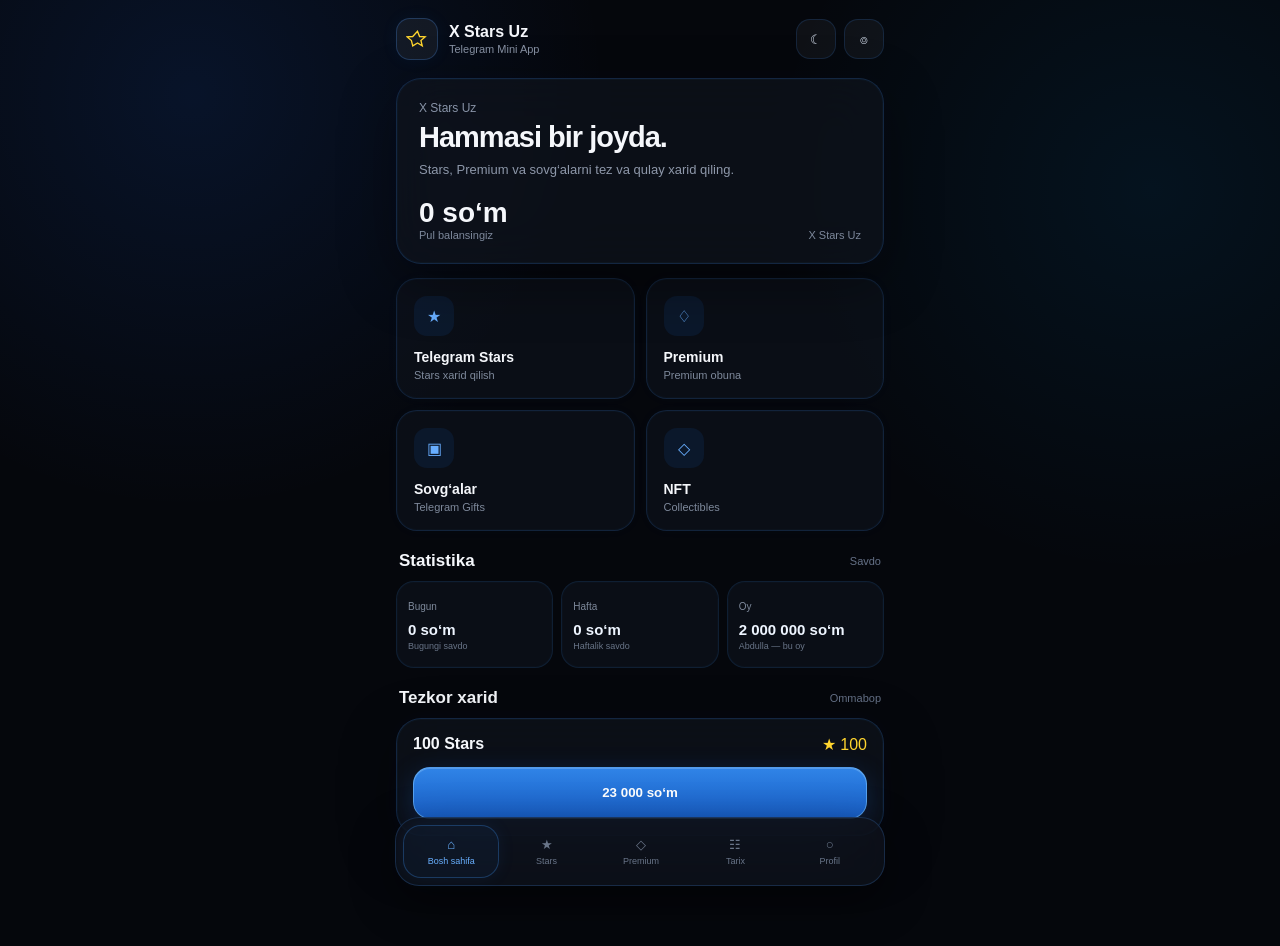
<file: xstarsuz_admin_fixed2.html>
<!doctype html>
<html lang="uz">
<head>
<meta charset="UTF-8">
<meta name="viewport" content="width=device-width,initial-scale=1,maximum-scale=1,user-scalable=no">
<meta name="theme-color" content="#05070c">
<title>X Stars Uz</title>
<script src="https://telegram.org/js/telegram-web-app.js"></script>
<style>
*{box-sizing:border-box;-webkit-tap-highlight-color:transparent}
html,body{margin:0;min-height:100%;font-family:-apple-system,BlinkMacSystemFont,"SF Pro Display",Inter,Arial,sans-serif;background:#05070c;color:#f5f7fb}
body{overflow-x:hidden;background:radial-gradient(circle at 15% 10%,rgba(30,110,255,.12),transparent 30%),radial-gradient(circle at 90% 20%,rgba(0,160,255,.08),transparent 28%),#05070c}
.bg{position:fixed;inset:0;overflow:hidden;pointer-events:none;z-index:-1}.glow{position:absolute;width:280px;height:280px;border-radius:50%;filter:blur(80px);opacity:.25}.one{background:#087cff;top:-120px;left:-100px}.two{background:#0066ff;right:-130px;top:35%}.three{background:#00aaff;left:20%;bottom:-180px}
.line{position:absolute;width:160%;height:1px;left:-30%;top:42%;background:linear-gradient(90deg,transparent,rgba(80,170,255,.25),transparent);transform:rotate(-12deg);animation:move 8s linear infinite}@keyframes move{from{transform:translateX(-25%) rotate(-12deg)}to{transform:translateX(25%) rotate(-12deg)}}
.p{position:absolute;width:2px;height:2px;border-radius:50%;background:rgba(120,190,255,.65);animation:float 6s ease-in-out infinite}@keyframes float{0%,100%{transform:translateY(0);opacity:.2}50%{transform:translateY(-22px);opacity:.8}}
.s{position:absolute;color:rgba(100,175,255,.45);font-size:9px;animation:tw 4s ease-in-out infinite}@keyframes tw{0%,100%{opacity:.1}50%{opacity:.8}}
.app{max-width:520px;margin:auto;padding:18px 16px 110px}.header{display:flex;align-items:center;justify-content:space-between;margin-bottom:18px}.brand{display:flex;align-items:center;gap:11px}.logo{width:42px;height:42px;border-radius:14px;display:grid;place-items:center;background:rgba(255,255,255,.055);border:1px solid rgba(75,155,255,.25);box-shadow:0 0 18px rgba(35,130,255,.06)}.logo svg{width:23px}.brand strong{display:block;font-size:16px}.brand span{display:block;color:#8791a3;font-size:11px;margin-top:2px}.ha{display:flex;gap:8px}
.btnIcon{width:40px;height:40px;border-radius:14px;border:1px solid rgba(55,145,255,.16);background:rgba(255,255,255,.045);color:#dce6f5;display:grid;place-items:center;transition:.18s}.btnIcon:active{transform:scale(.92);box-shadow:0 0 20px rgba(40,130,255,.12)}svg{width:20px;height:20px}
.glass{background:rgba(16,20,29,.66);backdrop-filter:blur(25px);-webkit-backdrop-filter:blur(25px);border:1px solid rgba(55,145,255,.18);border-radius:25px;box-shadow:0 18px 55px rgba(0,0,0,.38),inset 0 0 0 1px rgba(70,155,255,.035),0 0 18px rgba(40,125,255,.035)}
.page{display:none;animation:in .3s ease}.page.active{display:block}@keyframes in{from{opacity:0;transform:translateX(18px)}to{opacity:1;transform:none}}
.welcome{padding:22px;margin-bottom:14px}.small{color:#8994a8;font-size:12px}.welcome h1{margin:6px 0 0;font-size:29px;letter-spacing:-1px}.welcome p,.head p{color:#8e98aa;font-size:13px;margin:8px 0 0}.balance{display:flex;justify-content:space-between;align-items:end;margin-top:20px}.balance b{font-size:28px}.yellow{color:#ffd52e}.muted{color:#7e899c;font-size:11px}
.actions{display:grid;grid-template-columns:1fr 1fr;gap:11px}.action,.premiumItem,.gift{background:rgba(14,19,28,.65);border:1px solid rgba(55,145,255,.16);box-shadow:inset 0 0 0 1px rgba(60,150,255,.025),0 0 14px rgba(40,125,255,.025);transition:.18s}.action{min-height:112px;padding:17px;border-radius:21px}.action:active,.premiumItem:active,.gift:active{transform:scale(.965);border-color:rgba(75,165,255,.4);box-shadow:0 0 20px rgba(40,130,255,.1)}.ai{width:40px;height:40px;border-radius:13px;display:grid;place-items:center;background:rgba(30,120,255,.09);color:#68aeff;margin-bottom:13px}.action strong,.gift strong{display:block;font-size:14px}.action span{display:block;color:#7e899b;font-size:11px;margin-top:4px}
.st{display:flex;justify-content:space-between;align-items:center;margin:20px 3px 10px}.st h2{font-size:17px;margin:0}.st span{font-size:11px;color:#657187}.main{width:100%;height:52px;border:1px solid rgba(115,190,255,.65);border-radius:17px;color:white;font-weight:650;background:linear-gradient(180deg,rgba(52,145,255,.9),rgba(25,103,218,.9));box-shadow:0 8px 28px rgba(30,120,255,.22),inset 0 1px 0 rgba(255,255,255,.18);transition:.16s}.main:active{transform:scale(.97)}
.head{margin:6px 2px 17px}.head h1{font-size:26px;margin:0;letter-spacing:-1px}.card{padding:20px;margin-bottom:13px}.input{height:58px;padding:0 16px;display:flex;align-items:center;gap:10px;background:rgba(0,0,0,.16);border:1px solid rgba(80,160,255,.13);border-radius:17px}.input input,.userinput{width:100%;border:0;outline:0;background:transparent;color:white;font-size:23px;font-weight:650}.choices{display:grid;grid-template-columns:repeat(4,1fr);gap:8px;margin-top:11px}.choice{padding:11px 5px;text-align:center;border-radius:14px;background:rgba(255,255,255,.035);border:1px solid rgba(55,145,255,.14);color:#cbd4e2;font-size:12px}.choice.active{border-color:rgba(65,155,255,.65);background:rgba(45,130,255,.08);box-shadow:0 0 18px rgba(45,135,255,.12)}.recipient{display:flex;gap:8px;margin-top:14px}.recipient button{flex:1;height:42px;border-radius:14px;border:1px solid rgba(80,150,255,.12);background:rgba(255,255,255,.035);color:#929daf}.recipient .active{color:white;background:rgba(40,130,255,.1);border-color:rgba(70,155,255,.35)}.username{display:none;margin-top:9px}.username.show{display:block}.userinput{height:45px;border-radius:14px;padding:0 14px;font-size:14px}.total{display:flex;justify-content:space-between;margin:17px 2px 12px;font-size:12px}
.premiumList{display:flex;flex-direction:column;gap:10px}.premiumItem{padding:17px;border-radius:20px;display:flex;align-items:center;justify-content:space-between}.pleft{display:flex;align-items:center;gap:13px}.pi{width:43px;height:43px;border-radius:14px;background:rgba(45,135,255,.1);color:#6bb2ff;display:grid;place-items:center}.premiumItem span{display:block;color:#778296;font-size:11px;margin-top:4px}.price{font-size:13px;color:#b9d9ff;font-weight:650}
.gifts{display:grid;grid-template-columns:1fr 1fr;gap:10px}.gift{padding:17px;border-radius:21px}.gv{height:78px;border-radius:17px;background:radial-gradient(circle,rgba(50,145,255,.12),transparent 60%),rgba(255,255,255,.025);display:grid;place-items:center;margin-bottom:12px;color:#70b7ff}.gift small{display:block;color:#ffd52e;margin-top:5px}.nft{padding:42px 20px;text-align:center}.nft .pi{margin:auto auto 17px;width:65px;height:65px}.nft h2{margin:0}.nft p{color:#7d889b;font-size:12px;line-height:1.6}
.history{display:flex;flex-direction:column;gap:9px}.hi{display:flex;align-items:center;gap:12px;padding:15px;border-radius:18px;background:rgba(15,20,29,.6);border:1px solid rgba(55,145,255,.1)}.hi .pi{width:40px;height:40px}.hiinfo{flex:1}.hiinfo strong{display:block;font-size:13px}.hiinfo span{display:block;color:#687487;font-size:10px;margin-top:3px}
.profile{padding:22px;display:flex;align-items:center;gap:15px;margin-bottom:12px}.avatar{width:60px;height:60px;border-radius:19px;overflow:hidden;background:rgba(50,140,255,.12);display:grid;place-items:center;font-size:22px;color:#75b9ff}.avatar img{width:100%;height:100%;object-fit:cover}.settings{overflow:hidden}.setting{min-height:57px;display:flex;align-items:center;padding:0 16px;border-bottom:1px solid rgba(255,255,255,.045);gap:12px}.setting:last-child{border:0}.si{width:32px;height:32px;border-radius:10px;display:grid;place-items:center;background:rgba(45,135,255,.08);color:#69afff}.settingText{flex:1;font-size:13px}.settingText small{display:block;color:#697588;font-size:10px;margin-top:2px}.switch{width:42px;height:25px;border-radius:20px;background:#303744;padding:3px}.switch i{display:block;width:19px;height:19px;border-radius:50%;background:white;transition:.2s}.switch.on{background:#2788ff}.switch.on i{transform:translateX(17px)}.admin{display:none;margin-top:12px;padding:18px}.admin.show{display:block}.adminGrid{display:grid;grid-template-columns:repeat(2,1fr);gap:10px;margin-top:12px}.adminCard{padding:15px;border-radius:18px;background:rgba(20,30,45,.62);border:1px solid rgba(65,155,255,.16);box-shadow:inset 0 0 18px rgba(45,135,255,.025)}.adminCard b{display:block;font-size:22px;margin-top:6px;color:#eef5ff}.adminCard small{color:#7e8ba0}.adminAction{width:100%;margin-top:10px;padding:13px;border-radius:15px;border:1px solid rgba(65,155,255,.18);background:rgba(45,135,255,.06);color:#dcecff;text-align:left;font-size:13px}.adminBadge{display:inline-flex;padding:5px 9px;border-radius:10px;background:rgba(45,135,255,.1);color:#69b0ff;font-size:10px;margin-left:6px}.adminrow{display:flex;justify-content:space-between;padding:9px 0;color:#8994a7;font-size:12px}
.nav{position:fixed;left:50%;bottom:14px;transform:translateX(-50%);width:calc(100% - 24px);max-width:490px;padding:7px;border-radius:24px;background:rgba(15,19,28,.76);backdrop-filter:blur(28px);border:1px solid rgba(75,155,255,.2);box-shadow:0 15px 45px rgba(0,0,0,.45);display:flex;z-index:50}.nav button{flex:1;height:53px;border:0;background:transparent;color:#697589;border-radius:18px;display:flex;flex-direction:column;align-items:center;justify-content:center;gap:4px}.nav button span{font-size:9px}.nav button.active{color:#69b0ff;border:1px solid rgba(65,155,255,.28);background:rgba(45,135,255,.055);box-shadow:0 0 18px rgba(45,135,255,.08)}
.overlay{position:fixed;inset:0;background:rgba(0,0,0,.58);backdrop-filter:blur(9px);z-index:100;display:none;align-items:flex-end}.overlay.show{display:flex}.modal{width:100%;max-width:520px;margin:auto 0 0;padding:18px 16px 28px;background:rgba(14,18,27,.96);border-radius:29px 29px 0 0;border:1px solid rgba(70,155,255,.2)}.handle{width:42px;height:4px;border-radius:5px;background:#394352;margin:0 auto 20px}.payments{display:grid;grid-template-columns:1fr 1fr;gap:9px}.pay{padding:15px;border-radius:17px;background:rgba(255,255,255,.035);border:1px solid rgba(55,145,255,.14)}.pay strong{display:block;font-size:13px}.pay span{color:#727e91;font-size:10px}.note{margin-top:13px;padding:11px;border-radius:13px;background:rgba(255,190,50,.055);color:#a99b73;font-size:10px;line-height:1.5}
body.light{color:#111722;background:#f2f5fa}body.light .glass,body.light .action,body.light .premiumItem,body.light .gift,body.light .hi,body.light .settings,body.light .nav{background:rgba(255,255,255,.7)}body.light .input input,body.light .userinput{color:#111722}
@media(max-width:370px){.app{padding-left:12px;padding-right:12px}.action{padding:14px;min-height:105px}.welcome h1{font-size:25px}}

body.light{background:#f2f5fa;color:#172033;background-image:none}
body.light .bg .glow,body.light .bg .line,body.light .bg .p,body.light .bg .s{display:none!important}
body.light .glass,body.light .card,body.light .action,body.light .premiumItem,body.light .gift,body.light .hi,body.light .settings,body.light .profile{background:rgba(255,255,255,.84);border-color:rgba(35,105,190,.16);box-shadow:0 10px 30px rgba(35,65,100,.08),inset 0 0 0 1px rgba(255,255,255,.75)}
body.light .brand strong,body.light h1,body.light h2,body.light h3,body.light .st h2,body.light .settingText,body.light .action strong,body.light .gift strong,body.light .premiumItem strong,body.light .hiinfo strong{color:#172033}
body.light .small,body.light .welcome p,body.light .head p,body.light .muted,body.light .action span,body.light .premiumItem span,body.light .settingText small,body.light .hiinfo span{color:#647086}
body.light .input{background:rgba(245,248,252,.9);border-color:rgba(35,105,190,.16)}
body.light .input input,body.light .userinput{color:#172033}
body.light .choice{background:rgba(245,248,252,.85);color:#334158;border-color:rgba(35,105,190,.15)}
body.light .recipient button{background:rgba(245,248,252,.85);color:#657086}
body.light .recipient .active{color:#1769c2;background:rgba(40,130,255,.09)}
body.light .nav{background:rgba(255,255,255,.84);border-color:rgba(35,105,190,.16);box-shadow:0 12px 35px rgba(35,65,100,.14)}
body.light .nav button{color:#7b8799}
body.light .nav button.active{color:#176dcc;background:rgba(45,135,255,.08)}
body.light .modal{background:rgba(250,252,255,.97);color:#172033}
body.light .modal h2{color:#172033}
body.light .pay{background:rgba(245,248,252,.95);color:#172033}
body.light .pay span{color:#647086}
body.light .admin{background:rgba(248,251,255,.9)}
body.light .adminCard{background:rgba(240,247,255,.9);border-color:rgba(35,105,190,.16)}
body.light .adminCard b{color:#172033}
body.light .adminAction{color:#17304e;background:rgba(45,135,255,.06)}
body.light .price{color:#176dcc}
body.light .gift small{color:#a87800}
body.light .hi{background:rgba(255,255,255,.9);border-color:rgba(35,105,190,.16)}
body.light .hi .pi{background:rgba(45,135,255,.09);color:#176dcc}
body.light .hiinfo strong{color:#172033}
body.light .history .glass{background:rgba(255,255,255,.9);color:#172033}
body.light .profile{color:#172033}
body.light .profile .muted{color:#647086}
body.light .adminCard{background:rgba(245,249,255,.95);border-color:rgba(35,105,190,.15)}
body.light .adminCard b{color:#172033}
body.light .adminAction{background:rgba(240,247,255,.95);color:#172033}
body.light .welcome .balance b{color:#172033}
body.light .balance .yellow{color:#a87500}
body.light .statsCard{background:rgba(255,255,255,.9);border-color:rgba(35,105,190,.15)}
body.light .statsValue{color:#172033}

.statsGrid{display:grid;grid-template-columns:repeat(3,1fr);gap:8px;margin-bottom:14px}.statsCard{padding:14px 11px;border-radius:18px;background:rgba(15,20,29,.62);border:1px solid rgba(55,145,255,.12);box-shadow:inset 0 0 0 1px rgba(60,150,255,.02)}.statsCard small{color:#7e899b;font-size:10px}.statsValue{font-size:15px;font-weight:700;margin:7px 0 3px;color:#eef5ff}.statsCard span{color:#687487;font-size:9px;line-height:1.3;display:block}</style>
</head>
<body>
<div class="bg"><div class="glow one"></div><div class="glow two"></div><div class="glow three"></div><div class="line"></div></div>
<div class="app">
<header class="header"><div class="brand"><div class="logo"><svg viewBox="0 0 24 24" fill="none"><path d="M12 2.8l2.5 6.2 6.7.5-5.1 4.3 1.6 6.5-5.7-3.5-5.7 3.5-1.6-6.5-5.1-4.3 6.7-.5L12 2.8z" stroke="#ffd52e" stroke-width="1.6"/></svg></div><div><strong>X Stars Uz</strong><span>Telegram Mini App</span></div></div><div class="ha"><button class="btnIcon" onclick="toggleTheme()">☾</button><button class="btnIcon" onclick="showPage('profile')">⌾</button></div></header>

<section class="page active" id="home"><div class="welcome glass"><div class="small">X Stars Uz</div><h1>Hammasi bir joyda.</h1><p>Stars, Premium va sovg‘alarni tez va qulay xarid qiling.</p><div class="balance"><div><b>0 so‘m</b><div class="muted">Pul balansingiz</div></div><div class="muted">X Stars Uz</div></div></div>
<div class="actions"><div class="action" onclick="showPage('stars')"><div class="ai yellow">★</div><strong>Telegram Stars</strong><span>Stars xarid qilish</span></div><div class="action" onclick="showPage('premium')"><div class="ai">♢</div><strong>Premium</strong><span>Premium obuna</span></div><div class="action" onclick="showPage('gifts')"><div class="ai">▣</div><strong>Sovg‘alar</strong><span>Telegram Gifts</span></div><div class="action" onclick="showPage('nft')"><div class="ai">◇</div><strong>NFT</strong><span>Collectibles</span></div></div>
<div class="st"><h2>Statistika</h2><span>Savdo</span></div><div class="statsGrid"><div class="statsCard"><small>Bugun</small><div class="statsValue">0 so‘m</div><span>Bugungi savdo</span></div><div class="statsCard"><small>Hafta</small><div class="statsValue">0 so‘m</div><span>Haftalik savdo</span></div><div class="statsCard"><small>Oy</small><div class="statsValue">2 000 000 so‘m</div><span>Abdulla — bu oy</span></div></div>
<div class="st"><h2>Tezkor xarid</h2><span>Ommabop</span></div><div class="glass" style="padding:16px"><div style="display:flex;justify-content:space-between;margin-bottom:13px"><strong>100 Stars</strong><span class="yellow">★ 100</span></div><button class="main" onclick="quickStars(100)">23 000 so‘m</button></div></section>

<section class="page" id="stars"><div class="head"><h1>Stars</h1><p>Telegram Stars uchun miqdorni tanlang.</p></div><div class="card glass"><div class="input"><span class="yellow">★</span><input id="starInput" type="number" min="50" max="5000" value="100" oninput="updateStars()"></div><div class="choices"><div class="choice" onclick="setStars(50)">50</div><div class="choice active" onclick="setStars(100)">100</div><div class="choice" onclick="setStars(200)">200</div><div class="choice" onclick="setStars(300)">300</div><div class="choice" onclick="setStars(400)">400</div><div class="choice" onclick="setStars(500)">500</div><div class="choice" onclick="setStars(1000)">1000</div></div><div class="recipient"><button class="active" id="selfBtn" onclick="recipientSelf()">O‘zimga</button><button id="otherBtn" onclick="recipientOther()">Boshqa profil</button></div><div class="username" id="usernameBox"><input class="userinput" id="username" placeholder="@username"></div><div class="total"><span class="muted">Jami</span><strong id="starTotal">23 000 so‘m</strong></div><button class="main" onclick="openPayment()">Davom etish</button></div><div class="glass" style="padding:16px;font-size:12px;color:#7d889b;line-height:1.6">Minimal: <b>50 Stars</b><br>Maksimal: <b>5000 Stars</b><br>Narx: <b class="yellow">1 ★ = 230 so‘m</b></div></section>

<section class="page" id="premium"><div class="head"><h1>Premium</h1><p>Telegram Premium obunasini tanlang.</p></div><div class="premiumList"><div class="premiumItem" onclick="premiumBuy('3 oy',165000)"><div class="pleft"><div class="pi">◇</div><div><strong>3 oy</strong><span>Premium obuna</span></div></div><div class="price">165 000 so‘m</div></div><div class="premiumItem" onclick="premiumBuy('6 oy',220000)"><div class="pleft"><div class="pi">◇</div><div><strong>6 oy</strong><span>Premium obuna</span></div></div><div class="price">220 000 so‘m</div></div><div class="premiumItem" onclick="premiumBuy('12 oy',405000)"><div class="pleft"><div class="pi">◇</div><div><strong>12 oy</strong><span>Premium obuna</span></div></div><div class="price">405 000 so‘m</div></div></div></section>

<section class="page" id="gifts"><div class="head"><h1>Sovg‘alar</h1><p>Telegram uchun chiroyli sovg‘alarni tanlang.</p></div><div class="gifts" id="gifts"></div></section>
<section class="page" id="nft"><div class="head"><h1>NFT</h1><p>Collectible sovg‘alar bo‘limi.</p></div><div class="nft glass"><div class="pi">◇</div><h2>Tez orada</h2><p>NFT va collectible sovg‘alar uchun yangi bo‘lim tez orada ishga tushadi.</p></div></section>
<section class="page" id="history"><div class="head"><h1>Tarix</h1><p>Sizning oxirgi operatsiyalaringiz.</p></div><div class="history" id="historyList"></div></section>
<section class="page" id="profile"><div class="head"><h1>Profil</h1><p>Hisob va ilova sozlamalari.</p></div><div class="profile glass"><div class="avatar" id="avatar">X</div><div><strong id="profileName">X Stars User</strong><div class="muted" id="profileUsername">@username</div></div></div><div class="settings glass"><div class="setting"><div class="si">文</div><div class="settingText">Til<small>O‘zbekcha</small></div><span class="muted">UZ</span></div><div class="setting"><div class="si">☾</div><div class="settingText">Qorong‘i rejim<small>iOS ko‘rinishi</small></div><div class="switch on" id="themeSwitch" onclick="toggleTheme()"><i></i></div></div><div class="setting"><div class="si">♧</div><div class="settingText">Bildirishnomalar<small>Xaridlar va yangiliklar</small></div><div class="switch on" id="notifySwitch" onclick="toggleNotify()"><i></i></div></div><div class="setting" onclick="openSupport()"><div class="si">?</div><div class="settingText">Qo‘llab-quvvatlash<small>@xsuzadmin</small></div><span style="color:#6baeff">›</span></div></div><button id="adminShortcut" class="main" style="display:none;margin:12px 0 0" onclick="document.getElementById('adminPanel').scrollIntoView({behavior:'smooth'})">👑 Admin Panel</button><div class="admin glass" id="adminPanel"><h3>Admin Panel <span class="adminBadge">5795011255</span></h3><div class="adminrow"><span>Status</span><b style="color:#69b0ff">● Faol</b></div><div class="adminGrid"><div class="adminCard"><small>Bugungi buyurtmalar</small><b id="aOrders">0</b></div><div class="adminCard"><small>Foydalanuvchilar</small><b id="aUsers">0</b></div><div class="adminCard"><small>Stars buyurtmalari</small><b id="aStars">0</b></div><div class="adminCard"><small>Daromad</small><b id="aRevenue">0 so‘m</b></div></div><button class="adminAction" onclick="adminOrders()">📦 Buyurtmalar <span style="float:right">›</span></button><button class="adminAction" onclick="adminUsers()">👤 Foydalanuvchilar <span style="float:right">›</span></button><button class="adminAction" onclick="adminStats()">📊 Statistika <span style="float:right">›</span></button><button class="adminAction" onclick="adminMessage()">⚙️ Admin sozlamalari <span style="float:right">›</span></button></div></section>
</div>

<nav class="nav"><button class="active" data-page="home" onclick="showPage('home')">⌂<span>Bosh sahifa</span></button><button data-page="stars" onclick="showPage('stars')">★<span>Stars</span></button><button data-page="premium" onclick="showPage('premium')">◇<span>Premium</span></button><button data-page="history" onclick="showPage('history')">☷<span>Tarix</span></button><button data-page="profile" onclick="showPage('profile')">○<span>Profil</span></button><button id="adminNav" data-page="profile" onclick="showPage('profile');document.getElementById('adminPanel').scrollIntoView({behavior:'smooth'})" style="display:none">⚙<span>Admin</span></button></nav>

<div class="overlay" id="paymentModal" onclick="closePayment(event)"><div class="modal" onclick="event.stopPropagation()"><div class="handle"></div><h2>To‘lov usulini tanlang</h2><div id="paymentDescription" style="color:#788396;font-size:11px;margin:5px 0 15px"></div><div class="payments"><div class="pay" onclick="paymentSelected('Telegram Stars')"><strong>Telegram Stars</strong><span>Telegram ichidagi to‘lov</span></div><div class="pay" onclick="paymentSelected('Click')"><strong>Click</strong><span>Click orqali to‘lov</span></div><div class="pay" onclick="paymentSelected('Payme')"><strong>Payme</strong><span>Payme orqali to‘lov</span></div><div class="pay" onclick="paymentSelected('Visa / Uzcard')"><strong>Visa / Uzcard</strong><span>Karta orqali to‘lov</span></div></div><div class="note">To‘lov tizimi hozircha demo rejimida. Real integratsiya backend orqali ulanadi.</div></div></div>

<script>
const tg=window.Telegram?.WebApp;if(tg){tg.ready();tg.expand()}
for(let i=0;i<32;i++){let x=document.createElement('div');x.className='p';x.style.left=Math.random()*100+'%';x.style.top=Math.random()*100+'%';x.style.animationDelay=Math.random()*6+'s';document.querySelector('.bg').appendChild(x)}
for(let i=0;i<18;i++){let x=document.createElement('div');x.className='s';x.textContent='✦';x.style.left=Math.random()*100+'%';x.style.top=Math.random()*100+'%';x.style.animationDelay=Math.random()*5+'s';document.querySelector('.bg').appendChild(x)}
function showPage(p){document.querySelectorAll('.page').forEach(x=>x.classList.remove('active'));document.getElementById(p).classList.add('active');document.querySelectorAll('.nav button').forEach(x=>x.classList.toggle('active',x.dataset.page===p));scrollTo(0,0)}
let currentStars=100,currentPurchase=null;
function setStars(v){currentStars=v;document.getElementById('starInput').value=v;updateStars()}
function updateStars(){let v=parseInt(document.getElementById('starInput').value)||50;v=Math.max(50,Math.min(5000,v));currentStars=v;document.getElementById('starInput').value=v;document.getElementById('starTotal').textContent=(v*230).toLocaleString('uz-UZ')+' so‘m';document.querySelectorAll('.choice').forEach(x=>x.classList.toggle('active',Number(x.textContent)===v))}
function quickStars(v){setStars(v);showPage('stars')}
function recipientSelf(){selfBtn.classList.add('active');otherBtn.classList.remove('active');usernameBox.classList.remove('show')}
function recipientOther(){otherBtn.classList.add('active');selfBtn.classList.remove('active');usernameBox.classList.add('show')}
const giftData=[['Teddy Bear',15,'🐻'],['Heart Gift',15,'💝'],['Gift Box',25,'🎁'],['Rose',25,'🌹'],['Bouquet',50,'💐'],['Rocket',50,'🚀'],['Trophy',100,'🏆'],['Ring',100,'💍'],['Archa',50,'🎄']];
const giftsEl=document.getElementById('gifts');
giftData.forEach(g=>{const d=document.createElement('div');d.className='gift';d.innerHTML='<div class="gv" style="font-size:38px">'+g[2]+'</div><strong>'+g[0]+'</strong><small>★ '+g[1]+'</small>';d.onclick=()=>openGift(g[0],g[1]);giftsEl.appendChild(d)})
function openGift(n,s){currentPurchase={name:n,amount:s};paymentDescription.textContent=n+' — ★ '+s;paymentModal.classList.add('show')}
function premiumBuy(n,p){currentPurchase={name:'Premium '+n,amount:p};paymentDescription.textContent='Premium '+n+' — '+p.toLocaleString('uz-UZ')+' so‘m';paymentModal.classList.add('show')}
function openPayment(){if(otherBtn.classList.contains('active')&&!username.value.trim()){alert('Username kiriting.');return}currentPurchase={name:currentStars+' Stars',amount:currentStars*230};paymentDescription.textContent=currentStars+' Stars — '+(currentStars*230).toLocaleString('uz-UZ')+' so‘m';paymentModal.classList.add('show')}
function closePayment(e){if(e.target.id==='paymentModal')paymentModal.classList.remove('show')}
function paymentSelected(m){paymentModal.classList.remove('show');if(currentPurchase)saveHistory(currentPurchase.name,currentPurchase.amount,m);alert('To‘lov tizimi hozircha demo rejimida.\n\nTanlangan usul: '+m);showPage('history')}
function saveHistory(n,a,m){let h=JSON.parse(localStorage.getItem('xstars_history')||'[]');h.unshift({n,a,m,d:new Date().toLocaleString('uz-UZ')});localStorage.setItem('xstars_history',JSON.stringify(h.slice(0,30)));renderHistory()}
function renderHistory(){let h=JSON.parse(localStorage.getItem('xstars_history')||'[]');if(!h.length){historyList.innerHTML='<div class="glass" style="padding:35px;text-align:center;color:#687487;font-size:12px">Hozircha operatsiyalar yo‘q.</div>';return}historyList.innerHTML=h.map(x=>'<div class="hi"><div class="pi">✓</div><div class="hiinfo"><strong>'+x.n+'</strong><span>'+x.m+' · '+x.d+'</span></div><b>'+x.a.toLocaleString('uz-UZ')+' so‘m</b></div>').join('')}
function toggleTheme(){document.body.classList.toggle('light');let l=document.body.classList.contains('light');localStorage.setItem('theme',l?'light':'dark');themeSwitch.classList.toggle('on',!l)}
function toggleNotify(){notifySwitch.classList.toggle('on')}
function openSupport(){if(tg&&tg.openTelegramLink)tg.openTelegramLink('https://t.me/xsuzadmin');else window.open('https://t.me/xsuzadmin','_blank')}
function adminMessage(){alert('Admin sozlamalari: real boshqaruv backend orqali ulanadi.')}

function updateAdminStats(){
 const h=JSON.parse(localStorage.getItem('xstars_history')||'[]');
 const users=JSON.parse(localStorage.getItem('xstars_users')||'[]');
 const today=new Date().toDateString();
 const todayOrders=h.filter(x=>new Date(x.date||Date.now()).toDateString()===today);
 const stars=h.filter(x=>String(x.type||'').toLowerCase().includes('star')).reduce((a,x)=>a+Number(x.amount||x.stars||0),0);
 const revenue=h.reduce((a,x)=>a+Number(x.total||x.price||0),0);
 document.getElementById('aOrders').textContent=todayOrders.length;
 document.getElementById('aUsers').textContent=users.length;
 document.getElementById('aStars').textContent=stars;
 document.getElementById('aRevenue').textContent=revenue.toLocaleString('uz-UZ')+' so‘m';
}
function adminOrders(){alert('Buyurtmalar bo‘limi tayyor: keyingi bosqichda backend bilan real buyurtmalarni ulaymiz.')}
function adminUsers(){alert('Foydalanuvchilar bo‘limi tayyor: keyingi bosqichda real Telegram foydalanuvchilar bazasini ulaymiz.')}
function adminStats(){updateAdminStats();alert('Statistika yangilandi.')}

const ADMIN_ID='5795011255';
function enableAdmin(){
 document.getElementById('adminPanel').classList.add('show');
 const nav=document.getElementById('adminNav'); if(nav) nav.style.display='flex';
 const sh=document.getElementById('adminShortcut'); if(sh) sh.style.display='block';
 updateAdminStats();
}
function loadUser(){
 const u=tg?.initDataUnsafe?.user;
 if(!u) return;
 profileName.textContent=[u.first_name,u.last_name].filter(Boolean).join(' ')||'Telegram User';
 profileUsername.textContent=u.username?'@'+u.username:'Username yo‘q';
 avatar.textContent=(u.first_name||'X')[0].toUpperCase();
 if(u.photo_url) avatar.innerHTML='<img src="'+u.photo_url+'" alt="">';
 if(String(u.id)===ADMIN_ID) enableAdmin();
}
if(localStorage.getItem('theme')==='light'){document.body.classList.add('light');themeSwitch.classList.remove('on')}loadUser();renderHistory();updateStars();
</script>
</body>
</html>
</file>
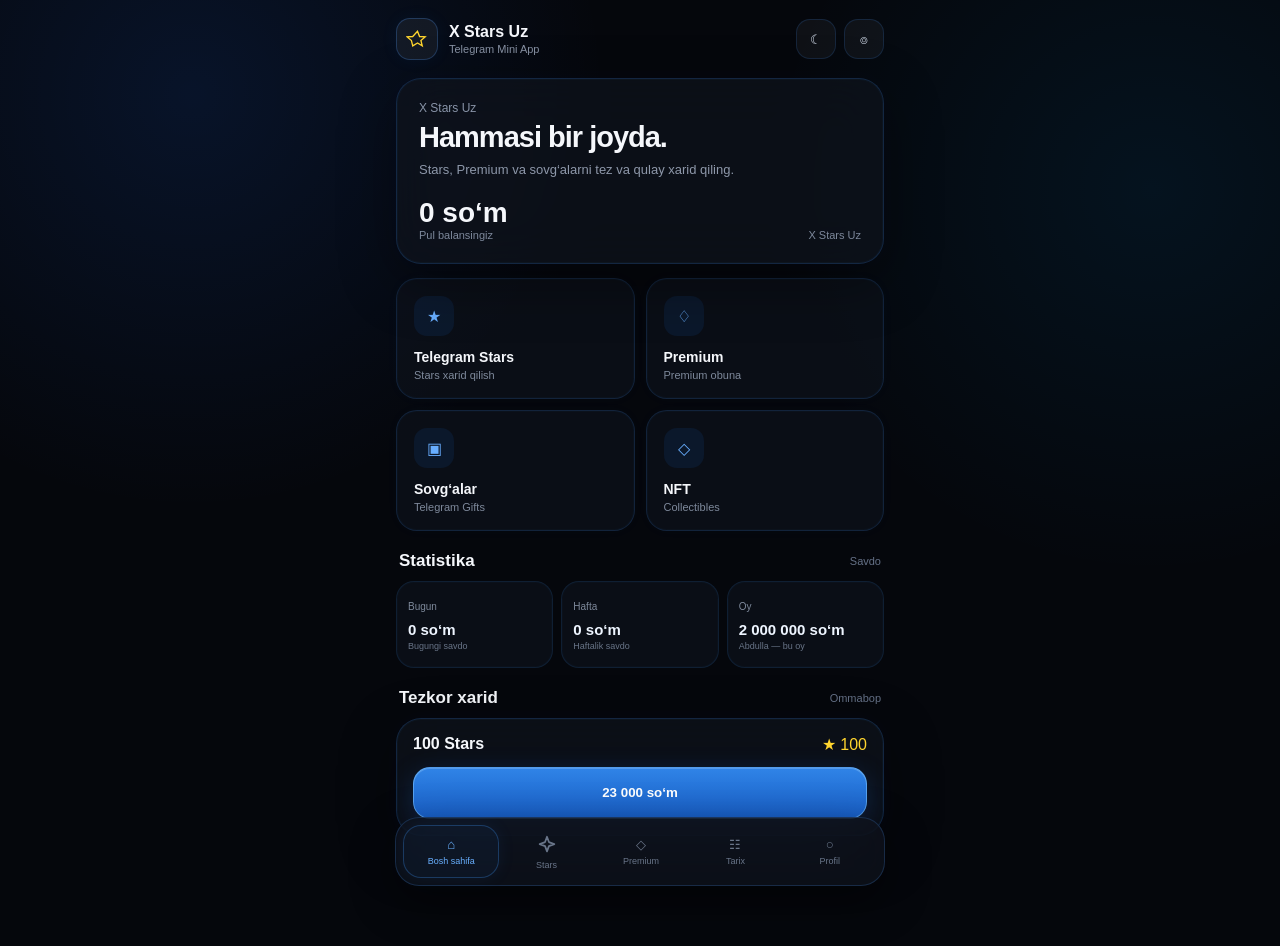
<file: xstarsuz_final_icons.html>
<!doctype html>
<html lang="uz">
<head>
<meta charset="UTF-8">
<meta name="viewport" content="width=device-width,initial-scale=1,maximum-scale=1,user-scalable=no">
<meta name="theme-color" content="#05070c">
<title>X Stars Uz</title>
<script src="https://telegram.org/js/telegram-web-app.js"></script>
<style>
*{box-sizing:border-box;-webkit-tap-highlight-color:transparent}
html,body{margin:0;min-height:100%;font-family:-apple-system,BlinkMacSystemFont,"SF Pro Display",Inter,Arial,sans-serif;background:#05070c;color:#f5f7fb}
body{overflow-x:hidden;background:radial-gradient(circle at 15% 10%,rgba(30,110,255,.12),transparent 30%),radial-gradient(circle at 90% 20%,rgba(0,160,255,.08),transparent 28%),#05070c}
.bg{position:fixed;inset:0;overflow:hidden;pointer-events:none;z-index:-1}.glow{position:absolute;width:280px;height:280px;border-radius:50%;filter:blur(80px);opacity:.25}.one{background:#087cff;top:-120px;left:-100px}.two{background:#0066ff;right:-130px;top:35%}.three{background:#00aaff;left:20%;bottom:-180px}
.line{position:absolute;width:160%;height:1px;left:-30%;top:42%;background:linear-gradient(90deg,transparent,rgba(80,170,255,.25),transparent);transform:rotate(-12deg);animation:move 8s linear infinite}@keyframes move{from{transform:translateX(-25%) rotate(-12deg)}to{transform:translateX(25%) rotate(-12deg)}}
.p{position:absolute;width:2px;height:2px;border-radius:50%;background:rgba(120,190,255,.65);animation:float 6s ease-in-out infinite}@keyframes float{0%,100%{transform:translateY(0);opacity:.2}50%{transform:translateY(-22px);opacity:.8}}
.s{position:absolute;color:rgba(100,175,255,.45);font-size:9px;animation:tw 4s ease-in-out infinite}@keyframes tw{0%,100%{opacity:.1}50%{opacity:.8}}
.app{max-width:520px;margin:auto;padding:18px 16px 110px}.header{display:flex;align-items:center;justify-content:space-between;margin-bottom:18px}.brand{display:flex;align-items:center;gap:11px}.logo{width:42px;height:42px;border-radius:14px;display:grid;place-items:center;background:rgba(255,255,255,.055);border:1px solid rgba(75,155,255,.25);box-shadow:0 0 18px rgba(35,130,255,.06)}.logo svg{width:23px}.brand strong{display:block;font-size:16px}.brand span{display:block;color:#8791a3;font-size:11px;margin-top:2px}.ha{display:flex;gap:8px}
.btnIcon{width:40px;height:40px;border-radius:14px;border:1px solid rgba(55,145,255,.16);background:rgba(255,255,255,.045);color:#dce6f5;display:grid;place-items:center;transition:.18s}.btnIcon:active{transform:scale(.92);box-shadow:0 0 20px rgba(40,130,255,.12)}svg{width:20px;height:20px}
.glass{background:rgba(16,20,29,.66);backdrop-filter:blur(25px);-webkit-backdrop-filter:blur(25px);border:1px solid rgba(55,145,255,.18);border-radius:25px;box-shadow:0 18px 55px rgba(0,0,0,.38),inset 0 0 0 1px rgba(70,155,255,.035),0 0 18px rgba(40,125,255,.035)}
.page{display:none;animation:in .3s ease}.page.active{display:block}@keyframes in{from{opacity:0;transform:translateX(18px)}to{opacity:1;transform:none}}
.welcome{padding:22px;margin-bottom:14px}.small{color:#8994a8;font-size:12px}.welcome h1{margin:6px 0 0;font-size:29px;letter-spacing:-1px}.welcome p,.head p{color:#8e98aa;font-size:13px;margin:8px 0 0}.balance{display:flex;justify-content:space-between;align-items:end;margin-top:20px}.balance b{font-size:28px}.yellow{color:#ffd52e}.muted{color:#7e899c;font-size:11px}
.actions{display:grid;grid-template-columns:1fr 1fr;gap:11px}.action,.premiumItem,.gift{background:rgba(14,19,28,.65);border:1px solid rgba(55,145,255,.16);box-shadow:inset 0 0 0 1px rgba(60,150,255,.025),0 0 14px rgba(40,125,255,.025);transition:.18s}.action{min-height:112px;padding:17px;border-radius:21px}.action:active,.premiumItem:active,.gift:active{transform:scale(.965);border-color:rgba(75,165,255,.4);box-shadow:0 0 20px rgba(40,130,255,.1)}.ai{width:40px;height:40px;border-radius:13px;display:grid;place-items:center;background:rgba(30,120,255,.09);color:#68aeff;margin-bottom:13px}.action strong,.gift strong{display:block;font-size:14px}.action span{display:block;color:#7e899b;font-size:11px;margin-top:4px}
.st{display:flex;justify-content:space-between;align-items:center;margin:20px 3px 10px}.st h2{font-size:17px;margin:0}.st span{font-size:11px;color:#657187}.main{width:100%;height:52px;border:1px solid rgba(115,190,255,.65);border-radius:17px;color:white;font-weight:650;background:linear-gradient(180deg,rgba(52,145,255,.9),rgba(25,103,218,.9));box-shadow:0 8px 28px rgba(30,120,255,.22),inset 0 1px 0 rgba(255,255,255,.18);transition:.16s}.main:active{transform:scale(.97)}
.head{margin:6px 2px 17px}.head h1{font-size:26px;margin:0;letter-spacing:-1px}.card{padding:20px;margin-bottom:13px}.input{height:58px;padding:0 16px;display:flex;align-items:center;gap:10px;background:rgba(0,0,0,.16);border:1px solid rgba(80,160,255,.13);border-radius:17px}.input input,.userinput{width:100%;border:0;outline:0;background:transparent;color:white;font-size:23px;font-weight:650}.choices{display:grid;grid-template-columns:repeat(4,1fr);gap:8px;margin-top:11px}.choice{padding:11px 5px;text-align:center;border-radius:14px;background:rgba(255,255,255,.035);border:1px solid rgba(55,145,255,.14);color:#cbd4e2;font-size:12px}.choice.active{border-color:rgba(65,155,255,.65);background:rgba(45,130,255,.08);box-shadow:0 0 18px rgba(45,135,255,.12)}.recipient{display:flex;gap:8px;margin-top:14px}.recipient button{flex:1;height:42px;border-radius:14px;border:1px solid rgba(80,150,255,.12);background:rgba(255,255,255,.035);color:#929daf}.recipient .active{color:white;background:rgba(40,130,255,.1);border-color:rgba(70,155,255,.35)}.username{display:none;margin-top:9px}.username.show{display:block}.userinput{height:45px;border-radius:14px;padding:0 14px;font-size:14px}.total{display:flex;justify-content:space-between;margin:17px 2px 12px;font-size:12px}
.premiumList{display:flex;flex-direction:column;gap:10px}.premiumItem{padding:17px;border-radius:20px;display:flex;align-items:center;justify-content:space-between}.pleft{display:flex;align-items:center;gap:13px}.pi{width:43px;height:43px;border-radius:14px;background:rgba(45,135,255,.1);color:#6bb2ff;display:grid;place-items:center}.premiumItem span{display:block;color:#778296;font-size:11px;margin-top:4px}.price{font-size:13px;color:#b9d9ff;font-weight:650}
.gifts{display:grid;grid-template-columns:1fr 1fr;gap:10px}.gift{padding:17px;border-radius:21px}.gv{height:78px;border-radius:17px;background:radial-gradient(circle,rgba(50,145,255,.12),transparent 60%),rgba(255,255,255,.025);display:grid;place-items:center;margin-bottom:12px;color:#70b7ff}.gift small{display:block;color:#ffd52e;margin-top:5px}.nft{padding:42px 20px;text-align:center}.nft .pi{margin:auto auto 17px;width:65px;height:65px}.nft h2{margin:0}.nft p{color:#7d889b;font-size:12px;line-height:1.6}
.history{display:flex;flex-direction:column;gap:9px}.hi{display:flex;align-items:center;gap:12px;padding:15px;border-radius:18px;background:rgba(15,20,29,.6);border:1px solid rgba(55,145,255,.1)}.hi .pi{width:40px;height:40px}.hiinfo{flex:1}.hiinfo strong{display:block;font-size:13px}.hiinfo span{display:block;color:#687487;font-size:10px;margin-top:3px}
.profile{padding:22px;display:flex;align-items:center;gap:15px;margin-bottom:12px}.avatar{width:60px;height:60px;border-radius:19px;overflow:hidden;background:rgba(50,140,255,.12);display:grid;place-items:center;font-size:22px;color:#75b9ff}.avatar img{width:100%;height:100%;object-fit:cover}.settings{overflow:hidden}.setting{min-height:57px;display:flex;align-items:center;padding:0 16px;border-bottom:1px solid rgba(255,255,255,.045);gap:12px}.setting:last-child{border:0}.si{width:32px;height:32px;border-radius:10px;display:grid;place-items:center;background:rgba(45,135,255,.08);color:#69afff}.settingText{flex:1;font-size:13px}.settingText small{display:block;color:#697588;font-size:10px;margin-top:2px}.switch{width:42px;height:25px;border-radius:20px;background:#303744;padding:3px}.switch i{display:block;width:19px;height:19px;border-radius:50%;background:white;transition:.2s}.switch.on{background:#2788ff}.switch.on i{transform:translateX(17px)}.admin{display:none;margin-top:12px;padding:18px}.admin.show{display:block}.adminGrid{display:grid;grid-template-columns:repeat(2,1fr);gap:10px;margin-top:12px}.adminCard{padding:15px;border-radius:18px;background:rgba(20,30,45,.62);border:1px solid rgba(65,155,255,.16);box-shadow:inset 0 0 18px rgba(45,135,255,.025)}.adminCard b{display:block;font-size:22px;margin-top:6px;color:#eef5ff}.adminCard small{color:#7e8ba0}.adminAction{width:100%;margin-top:10px;padding:13px;border-radius:15px;border:1px solid rgba(65,155,255,.18);background:rgba(45,135,255,.06);color:#dcecff;text-align:left;font-size:13px}.adminBadge{display:inline-flex;padding:5px 9px;border-radius:10px;background:rgba(45,135,255,.1);color:#69b0ff;font-size:10px;margin-left:6px}.adminrow{display:flex;justify-content:space-between;padding:9px 0;color:#8994a7;font-size:12px}
.nav{position:fixed;left:50%;bottom:14px;transform:translateX(-50%);width:calc(100% - 24px);max-width:490px;padding:7px;border-radius:24px;background:rgba(15,19,28,.76);backdrop-filter:blur(28px);border:1px solid rgba(75,155,255,.2);box-shadow:0 15px 45px rgba(0,0,0,.45);display:flex;z-index:50}.nav button{flex:1;height:53px;border:0;background:transparent;color:#697589;border-radius:18px;display:flex;flex-direction:column;align-items:center;justify-content:center;gap:4px}.nav button span{font-size:9px}.nav button.active{color:#69b0ff;border:1px solid rgba(65,155,255,.28);background:rgba(45,135,255,.055);box-shadow:0 0 18px rgba(45,135,255,.08)}
.overlay{position:fixed;inset:0;background:rgba(0,0,0,.58);backdrop-filter:blur(9px);z-index:100;display:none;align-items:flex-end}.overlay.show{display:flex}.modal{width:100%;max-width:520px;margin:auto 0 0;padding:18px 16px 28px;background:rgba(14,18,27,.96);border-radius:29px 29px 0 0;border:1px solid rgba(70,155,255,.2)}.handle{width:42px;height:4px;border-radius:5px;background:#394352;margin:0 auto 20px}.payments{display:grid;grid-template-columns:1fr 1fr;gap:9px}.pay{padding:15px;border-radius:17px;background:rgba(255,255,255,.035);border:1px solid rgba(55,145,255,.14)}.pay strong{display:block;font-size:13px}.pay span{color:#727e91;font-size:10px}.note{margin-top:13px;padding:11px;border-radius:13px;background:rgba(255,190,50,.055);color:#a99b73;font-size:10px;line-height:1.5}
body.light{color:#111722;background:#f2f5fa}body.light .glass,body.light .action,body.light .premiumItem,body.light .gift,body.light .hi,body.light .settings,body.light .nav{background:rgba(255,255,255,.7)}body.light .input input,body.light .userinput{color:#111722}
@media(max-width:370px){.app{padding-left:12px;padding-right:12px}.action{padding:14px;min-height:105px}.welcome h1{font-size:25px}}

body.light{background:#f2f5fa;color:#172033;background-image:none}
body.light .bg .glow,body.light .bg .line,body.light .bg .p,body.light .bg .s{display:none!important}
body.light .glass,body.light .card,body.light .action,body.light .premiumItem,body.light .gift,body.light .hi,body.light .settings,body.light .profile{background:rgba(255,255,255,.84);border-color:rgba(35,105,190,.16);box-shadow:0 10px 30px rgba(35,65,100,.08),inset 0 0 0 1px rgba(255,255,255,.75)}
body.light .brand strong,body.light h1,body.light h2,body.light h3,body.light .st h2,body.light .settingText,body.light .action strong,body.light .gift strong,body.light .premiumItem strong,body.light .hiinfo strong{color:#172033}
body.light .small,body.light .welcome p,body.light .head p,body.light .muted,body.light .action span,body.light .premiumItem span,body.light .settingText small,body.light .hiinfo span{color:#647086}
body.light .input{background:rgba(245,248,252,.9);border-color:rgba(35,105,190,.16)}
body.light .input input,body.light .userinput{color:#172033}
body.light .choice{background:rgba(245,248,252,.85);color:#334158;border-color:rgba(35,105,190,.15)}
body.light .recipient button{background:rgba(245,248,252,.85);color:#657086}
body.light .recipient .active{color:#1769c2;background:rgba(40,130,255,.09)}
body.light .nav{background:rgba(255,255,255,.84);border-color:rgba(35,105,190,.16);box-shadow:0 12px 35px rgba(35,65,100,.14)}
body.light .nav button{color:#7b8799}
body.light .nav button.active{color:#176dcc;background:rgba(45,135,255,.08)}
body.light .modal{background:rgba(250,252,255,.97);color:#172033}
body.light .modal h2{color:#172033}
body.light .pay{background:rgba(245,248,252,.95);color:#172033}
body.light .pay span{color:#647086}
body.light .admin{background:rgba(248,251,255,.9)}
body.light .adminCard{background:rgba(240,247,255,.9);border-color:rgba(35,105,190,.16)}
body.light .adminCard b{color:#172033}
body.light .adminAction{color:#17304e;background:rgba(45,135,255,.06)}
body.light .price{color:#176dcc}
body.light .gift small{color:#a87800}
body.light .hi{background:rgba(255,255,255,.9);border-color:rgba(35,105,190,.16)}
body.light .hi .pi{background:rgba(45,135,255,.09);color:#176dcc}
body.light .hiinfo strong{color:#172033}
body.light .history .glass{background:rgba(255,255,255,.9);color:#172033}
body.light .profile{color:#172033}
body.light .profile .muted{color:#647086}
body.light .adminCard{background:rgba(245,249,255,.95);border-color:rgba(35,105,190,.15)}
body.light .adminCard b{color:#172033}
body.light .adminAction{background:rgba(240,247,255,.95);color:#172033}
body.light .welcome .balance b{color:#172033}
body.light .balance .yellow{color:#a87500}
body.light .statsCard{background:rgba(255,255,255,.9);border-color:rgba(35,105,190,.15)}
body.light .statsValue{color:#172033}

.statsGrid{display:grid;grid-template-columns:repeat(3,1fr);gap:8px;margin-bottom:14px}.statsCard{padding:14px 11px;border-radius:18px;background:rgba(15,20,29,.62);border:1px solid rgba(55,145,255,.12);box-shadow:inset 0 0 0 1px rgba(60,150,255,.02)}.statsCard small{color:#7e899b;font-size:10px}.statsValue{font-size:15px;font-weight:700;margin:7px 0 3px;color:#eef5ff}.statsCard span{color:#687487;font-size:9px;line-height:1.3;display:block}</style>

<style id="xstarsuz-final-icon-light-fix">
.nav button svg{
  width:22px;
  height:22px;
  display:block;
  fill:none;
  stroke:currentColor;
  stroke-width:1.8;
  stroke-linecap:round;
  stroke-linejoin:round;
  flex:0 0 auto;
}
.nav button:first-child svg,
.nav button[data-page="stars"] svg{
  stroke-width:1.9;
}
body.light .glass,
body.light .welcome,
body.light .feature,
body.light .gift,
body.light .statsCard,
body.light .admin,
body.light .modal-card{
  background:rgba(255,255,255,.82)!important;
  border-color:rgba(15,23,42,.08)!important;
  box-shadow:0 10px 35px rgba(15,23,42,.08)!important;
  color:#111827!important;
}
body.light .muted,
body.light .small,
body.light .statsCard span,
body.light .statsCard small{
  color:#64748b!important;
}
body.light .nav{
  background:rgba(255,255,255,.86)!important;
  border-color:rgba(15,23,42,.08)!important;
  box-shadow:0 12px 35px rgba(15,23,42,.12)!important;
}
body.light .nav button{color:#64748b!important}
body.light .nav button.active{color:#1677ff!important}
body.light input,
body.light select,
body.light textarea{
  background:#fff!important;
  color:#111827!important;
  border-color:rgba(15,23,42,.1)!important;
}
body.light .choice,
body.light .adminCard,
body.light .historyItem{
  background:rgba(248,250,252,.9)!important;
  color:#111827!important;
  border-color:rgba(15,23,42,.08)!important;
}
body.light .modal{
  background:rgba(248,250,252,.92)!important;
}
body.light .page{
  color:#111827!important;
}
body.light .bg{
  background:#f5f7fb!important;
}
</style>

</head>
<body>
<div class="bg"><div class="glow one"></div><div class="glow two"></div><div class="glow three"></div><div class="line"></div></div>
<div class="app">
<header class="header"><div class="brand"><div class="logo"><svg viewBox="0 0 24 24" fill="none"><path d="M12 2.8l2.5 6.2 6.7.5-5.1 4.3 1.6 6.5-5.7-3.5-5.7 3.5-1.6-6.5-5.1-4.3 6.7-.5L12 2.8z" stroke="#ffd52e" stroke-width="1.6"/></svg></div><div><strong>X Stars Uz</strong><span>Telegram Mini App</span></div></div><div class="ha"><button class="btnIcon" onclick="toggleTheme()">☾</button><button class="btnIcon" onclick="showPage('profile')">⌾</button></div></header>

<section class="page active" id="home"><div class="welcome glass"><div class="small">X Stars Uz</div><h1>Hammasi bir joyda.</h1><p>Stars, Premium va sovg‘alarni tez va qulay xarid qiling.</p><div class="balance"><div><b>0 so‘m</b><div class="muted">Pul balansingiz</div></div><div class="muted">X Stars Uz</div></div></div>
<div class="actions"><div class="action" onclick="showPage('stars')"><div class="ai yellow">★</div><strong>Telegram Stars</strong><span>Stars xarid qilish</span></div><div class="action" onclick="showPage('premium')"><div class="ai">♢</div><strong>Premium</strong><span>Premium obuna</span></div><div class="action" onclick="showPage('gifts')"><div class="ai">▣</div><strong>Sovg‘alar</strong><span>Telegram Gifts</span></div><div class="action" onclick="showPage('nft')"><div class="ai">◇</div><strong>NFT</strong><span>Collectibles</span></div></div>
<div class="st"><h2>Statistika</h2><span>Savdo</span></div><div class="statsGrid"><div class="statsCard"><small>Bugun</small><div class="statsValue">0 so‘m</div><span>Bugungi savdo</span></div><div class="statsCard"><small>Hafta</small><div class="statsValue">0 so‘m</div><span>Haftalik savdo</span></div><div class="statsCard"><small>Oy</small><div class="statsValue">2 000 000 so‘m</div><span>Abdulla — bu oy</span></div></div>
<div class="st"><h2>Tezkor xarid</h2><span>Ommabop</span></div><div class="glass" style="padding:16px"><div style="display:flex;justify-content:space-between;margin-bottom:13px"><strong>100 Stars</strong><span class="yellow">★ 100</span></div><button class="main" onclick="quickStars(100)">23 000 so‘m</button></div></section>

<section class="page" id="stars"><div class="head"><h1>Stars</h1><p>Telegram Stars uchun miqdorni tanlang.</p></div><div class="card glass"><div class="input"><span class="yellow">★</span><input id="starInput" type="number" min="50" max="5000" value="100" oninput="updateStars()"></div><div class="choices"><div class="choice" onclick="setStars(50)">50</div><div class="choice active" onclick="setStars(100)">100</div><div class="choice" onclick="setStars(200)">200</div><div class="choice" onclick="setStars(300)">300</div><div class="choice" onclick="setStars(400)">400</div><div class="choice" onclick="setStars(500)">500</div><div class="choice" onclick="setStars(1000)">1000</div></div><div class="recipient"><button class="active" id="selfBtn" onclick="recipientSelf()">O‘zimga</button><button id="otherBtn" onclick="recipientOther()">Boshqa profil</button></div><div class="username" id="usernameBox"><input class="userinput" id="username" placeholder="@username"></div><div class="total"><span class="muted">Jami</span><strong id="starTotal">23 000 so‘m</strong></div><button class="main" onclick="openPayment()">Davom etish</button></div><div class="glass" style="padding:16px;font-size:12px;color:#7d889b;line-height:1.6">Minimal: <b>50 Stars</b><br>Maksimal: <b>5000 Stars</b><br>Narx: <b class="yellow">1 ★ = 230 so‘m</b></div></section>

<section class="page" id="premium"><div class="head"><h1>Premium</h1><p>Telegram Premium obunasini tanlang.</p></div><div class="premiumList"><div class="premiumItem" onclick="premiumBuy('3 oy',165000)"><div class="pleft"><div class="pi">◇</div><div><strong>3 oy</strong><span>Premium obuna</span></div></div><div class="price">165 000 so‘m</div></div><div class="premiumItem" onclick="premiumBuy('6 oy',220000)"><div class="pleft"><div class="pi">◇</div><div><strong>6 oy</strong><span>Premium obuna</span></div></div><div class="price">220 000 so‘m</div></div><div class="premiumItem" onclick="premiumBuy('12 oy',405000)"><div class="pleft"><div class="pi">◇</div><div><strong>12 oy</strong><span>Premium obuna</span></div></div><div class="price">405 000 so‘m</div></div></div></section>

<section class="page" id="gifts"><div class="head"><h1>Sovg‘alar</h1><p>Telegram uchun chiroyli sovg‘alarni tanlang.</p></div><div class="gifts" id="gifts"></div></section>
<section class="page" id="nft"><div class="head"><h1>NFT</h1><p>Collectible sovg‘alar bo‘limi.</p></div><div class="nft glass"><div class="pi">◇</div><h2>Tez orada</h2><p>NFT va collectible sovg‘alar uchun yangi bo‘lim tez orada ishga tushadi.</p></div></section>
<section class="page" id="history"><div class="head"><h1>Tarix</h1><p>Sizning oxirgi operatsiyalaringiz.</p></div><div class="history" id="historyList"></div></section>
<section class="page" id="profile"><div class="head"><h1>Profil</h1><p>Hisob va ilova sozlamalari.</p></div><div class="profile glass"><div class="avatar" id="avatar">X</div><div><strong id="profileName">X Stars User</strong><div class="muted" id="profileUsername">@username</div></div></div><div class="settings glass"><div class="setting"><div class="si">文</div><div class="settingText">Til<small>O‘zbekcha</small></div><span class="muted">UZ</span></div><div class="setting"><div class="si">☾</div><div class="settingText">Qorong‘i rejim<small>iOS ko‘rinishi</small></div><div class="switch on" id="themeSwitch" onclick="toggleTheme()"><i></i></div></div><div class="setting"><div class="si">♧</div><div class="settingText">Bildirishnomalar<small>Xaridlar va yangiliklar</small></div><div class="switch on" id="notifySwitch" onclick="toggleNotify()"><i></i></div></div><div class="setting" onclick="openSupport()"><div class="si">?</div><div class="settingText">Qo‘llab-quvvatlash<small>@xsuzadmin</small></div><span style="color:#6baeff">›</span></div></div><button id="adminShortcut" class="main" style="display:none;margin:12px 0 0" onclick="document.getElementById('adminPanel').scrollIntoView({behavior:'smooth'})">👑 Admin Panel</button><div class="admin glass" id="adminPanel"><h3>Admin Panel <span class="adminBadge">5795011255</span></h3><div class="adminrow"><span>Status</span><b style="color:#69b0ff">● Faol</b></div><div class="adminGrid"><div class="adminCard"><small>Bugungi buyurtmalar</small><b id="aOrders">0</b></div><div class="adminCard"><small>Foydalanuvchilar</small><b id="aUsers">0</b></div><div class="adminCard"><small>Stars buyurtmalari</small><b id="aStars">0</b></div><div class="adminCard"><small>Daromad</small><b id="aRevenue">0 so‘m</b></div></div><button class="adminAction" onclick="adminOrders()">📦 Buyurtmalar <span style="float:right">›</span></button><button class="adminAction" onclick="adminUsers()">👤 Foydalanuvchilar <span style="float:right">›</span></button><button class="adminAction" onclick="adminStats()">📊 Statistika <span style="float:right">›</span></button><button class="adminAction" onclick="adminMessage()">⚙️ Admin sozlamalari <span style="float:right">›</span></button></div></section>
</div>

<nav class="nav"><button class="active" data-page="home" onclick="showPage('home')">⌂<span>Bosh sahifa</span></button><button data-page="stars" onclick="showPage('stars')"><svg viewBox="0 0 24 24" aria-hidden="true"><path d="m12 3 2.1 5.8L20 11l-5.9 2.2L12 19l-2.1-5.8L4 11l5.9-2.2z"/></svg><span>Stars</span></button><button data-page="premium" onclick="showPage('premium')">◇<span>Premium</span></button><button data-page="history" onclick="showPage('history')">☷<span>Tarix</span></button><button data-page="profile" onclick="showPage('profile')">○<span>Profil</span></button><button id="adminNav" data-page="profile" onclick="showPage('profile');document.getElementById('adminPanel').scrollIntoView({behavior:'smooth'})" style="display:none"><svg viewBox="0 0 24 24" aria-hidden="true"><path d="M12 3 20 6v5c0 5-3.2 8.5-8 10-4.8-1.5-8-5-8-10V6z"/><path d="m9 12 2 2 4-4"/></svg><span>Admin</span></button></nav>

<div class="overlay" id="paymentModal" onclick="closePayment(event)"><div class="modal" onclick="event.stopPropagation()"><div class="handle"></div><h2>To‘lov usulini tanlang</h2><div id="paymentDescription" style="color:#788396;font-size:11px;margin:5px 0 15px"></div><div class="payments"><div class="pay" onclick="paymentSelected('Telegram Stars')"><strong>Telegram Stars</strong><span>Telegram ichidagi to‘lov</span></div><div class="pay" onclick="paymentSelected('Click')"><strong>Click</strong><span>Click orqali to‘lov</span></div><div class="pay" onclick="paymentSelected('Payme')"><strong>Payme</strong><span>Payme orqali to‘lov</span></div><div class="pay" onclick="paymentSelected('Visa / Uzcard')"><strong>Visa / Uzcard</strong><span>Karta orqali to‘lov</span></div></div><div class="note">To‘lov tizimi hozircha demo rejimida. Real integratsiya backend orqali ulanadi.</div></div></div>

<script>
const tg=window.Telegram?.WebApp;if(tg){tg.ready();tg.expand()}
for(let i=0;i<32;i++){let x=document.createElement('div');x.className='p';x.style.left=Math.random()*100+'%';x.style.top=Math.random()*100+'%';x.style.animationDelay=Math.random()*6+'s';document.querySelector('.bg').appendChild(x)}
for(let i=0;i<18;i++){let x=document.createElement('div');x.className='s';x.textContent='✦';x.style.left=Math.random()*100+'%';x.style.top=Math.random()*100+'%';x.style.animationDelay=Math.random()*5+'s';document.querySelector('.bg').appendChild(x)}
function showPage(p){document.querySelectorAll('.page').forEach(x=>x.classList.remove('active'));document.getElementById(p).classList.add('active');document.querySelectorAll('.nav button').forEach(x=>x.classList.toggle('active',x.dataset.page===p));scrollTo(0,0)}
let currentStars=100,currentPurchase=null;
function setStars(v){currentStars=v;document.getElementById('starInput').value=v;updateStars()}
function updateStars(){let v=parseInt(document.getElementById('starInput').value)||50;v=Math.max(50,Math.min(5000,v));currentStars=v;document.getElementById('starInput').value=v;document.getElementById('starTotal').textContent=(v*230).toLocaleString('uz-UZ')+' so‘m';document.querySelectorAll('.choice').forEach(x=>x.classList.toggle('active',Number(x.textContent)===v))}
function quickStars(v){setStars(v);showPage('stars')}
function recipientSelf(){selfBtn.classList.add('active');otherBtn.classList.remove('active');usernameBox.classList.remove('show')}
function recipientOther(){otherBtn.classList.add('active');selfBtn.classList.remove('active');usernameBox.classList.add('show')}
const giftData=[['Teddy Bear',15,'🐻'],['Heart Gift',15,'💝'],['Gift Box',25,'🎁'],['Rose',25,'🌹'],['Bouquet',50,'💐'],['Rocket',50,'🚀'],['Trophy',100,'🏆'],['Ring',100,'💍'],['Archa',50,'🎄']];
const giftsEl=document.getElementById('gifts');
giftData.forEach(g=>{const d=document.createElement('div');d.className='gift';d.innerHTML='<div class="gv" style="font-size:38px">'+g[2]+'</div><strong>'+g[0]+'</strong><small>★ '+g[1]+'</small>';d.onclick=()=>openGift(g[0],g[1]);giftsEl.appendChild(d)})
function openGift(n,s){currentPurchase={name:n,amount:s};paymentDescription.textContent=n+' — ★ '+s;paymentModal.classList.add('show')}
function premiumBuy(n,p){currentPurchase={name:'Premium '+n,amount:p};paymentDescription.textContent='Premium '+n+' — '+p.toLocaleString('uz-UZ')+' so‘m';paymentModal.classList.add('show')}
function openPayment(){if(otherBtn.classList.contains('active')&&!username.value.trim()){alert('Username kiriting.');return}currentPurchase={name:currentStars+' Stars',amount:currentStars*230};paymentDescription.textContent=currentStars+' Stars — '+(currentStars*230).toLocaleString('uz-UZ')+' so‘m';paymentModal.classList.add('show')}
function closePayment(e){if(e.target.id==='paymentModal')paymentModal.classList.remove('show')}
function paymentSelected(m){paymentModal.classList.remove('show');if(currentPurchase)saveHistory(currentPurchase.name,currentPurchase.amount,m);alert('To‘lov tizimi hozircha demo rejimida.\n\nTanlangan usul: '+m);showPage('history')}
function saveHistory(n,a,m){let h=JSON.parse(localStorage.getItem('xstars_history')||'[]');h.unshift({n,a,m,d:new Date().toLocaleString('uz-UZ')});localStorage.setItem('xstars_history',JSON.stringify(h.slice(0,30)));renderHistory()}
function renderHistory(){let h=JSON.parse(localStorage.getItem('xstars_history')||'[]');if(!h.length){historyList.innerHTML='<div class="glass" style="padding:35px;text-align:center;color:#687487;font-size:12px">Hozircha operatsiyalar yo‘q.</div>';return}historyList.innerHTML=h.map(x=>'<div class="hi"><div class="pi">✓</div><div class="hiinfo"><strong>'+x.n+'</strong><span>'+x.m+' · '+x.d+'</span></div><b>'+x.a.toLocaleString('uz-UZ')+' so‘m</b></div>').join('')}
function toggleTheme(){document.body.classList.toggle('light');let l=document.body.classList.contains('light');localStorage.setItem('theme',l?'light':'dark');themeSwitch.classList.toggle('on',!l)}
function toggleNotify(){notifySwitch.classList.toggle('on')}
function openSupport(){if(tg&&tg.openTelegramLink)tg.openTelegramLink('https://t.me/xsuzadmin');else window.open('https://t.me/xsuzadmin','_blank')}
function adminMessage(){alert('Admin sozlamalari: real boshqaruv backend orqali ulanadi.')}

function updateAdminStats(){
 const h=JSON.parse(localStorage.getItem('xstars_history')||'[]');
 const users=JSON.parse(localStorage.getItem('xstars_users')||'[]');
 const today=new Date().toDateString();
 const todayOrders=h.filter(x=>new Date(x.date||Date.now()).toDateString()===today);
 const stars=h.filter(x=>String(x.type||'').toLowerCase().includes('star')).reduce((a,x)=>a+Number(x.amount||x.stars||0),0);
 const revenue=h.reduce((a,x)=>a+Number(x.total||x.price||0),0);
 document.getElementById('aOrders').textContent=todayOrders.length;
 document.getElementById('aUsers').textContent=users.length;
 document.getElementById('aStars').textContent=stars;
 document.getElementById('aRevenue').textContent=revenue.toLocaleString('uz-UZ')+' so‘m';
}
function adminOrders(){alert('Buyurtmalar bo‘limi tayyor: keyingi bosqichda backend bilan real buyurtmalarni ulaymiz.')}
function adminUsers(){alert('Foydalanuvchilar bo‘limi tayyor: keyingi bosqichda real Telegram foydalanuvchilar bazasini ulaymiz.')}
function adminStats(){updateAdminStats();alert('Statistika yangilandi.')}

const ADMIN_ID='5795011255';
function enableAdmin(){
 document.getElementById('adminPanel').classList.add('show');
 const nav=document.getElementById('adminNav'); if(nav) nav.style.display='flex';
 const sh=document.getElementById('adminShortcut'); if(sh) sh.style.display='block';
 updateAdminStats();
}
function loadUser(){
 const u=tg?.initDataUnsafe?.user;
 if(!u) return;
 profileName.textContent=[u.first_name,u.last_name].filter(Boolean).join(' ')||'Telegram User';
 profileUsername.textContent=u.username?'@'+u.username:'Username yo‘q';
 avatar.textContent=(u.first_name||'X')[0].toUpperCase();
 if(u.photo_url) avatar.innerHTML='<img src="'+u.photo_url+'" alt="">';
 if(String(u.id)===ADMIN_ID) enableAdmin();
}
if(localStorage.getItem('theme')==='light'){document.body.classList.add('light');themeSwitch.classList.remove('on')}loadUser();renderHistory();updateStars();
</script>
</body>
</html>
</file>
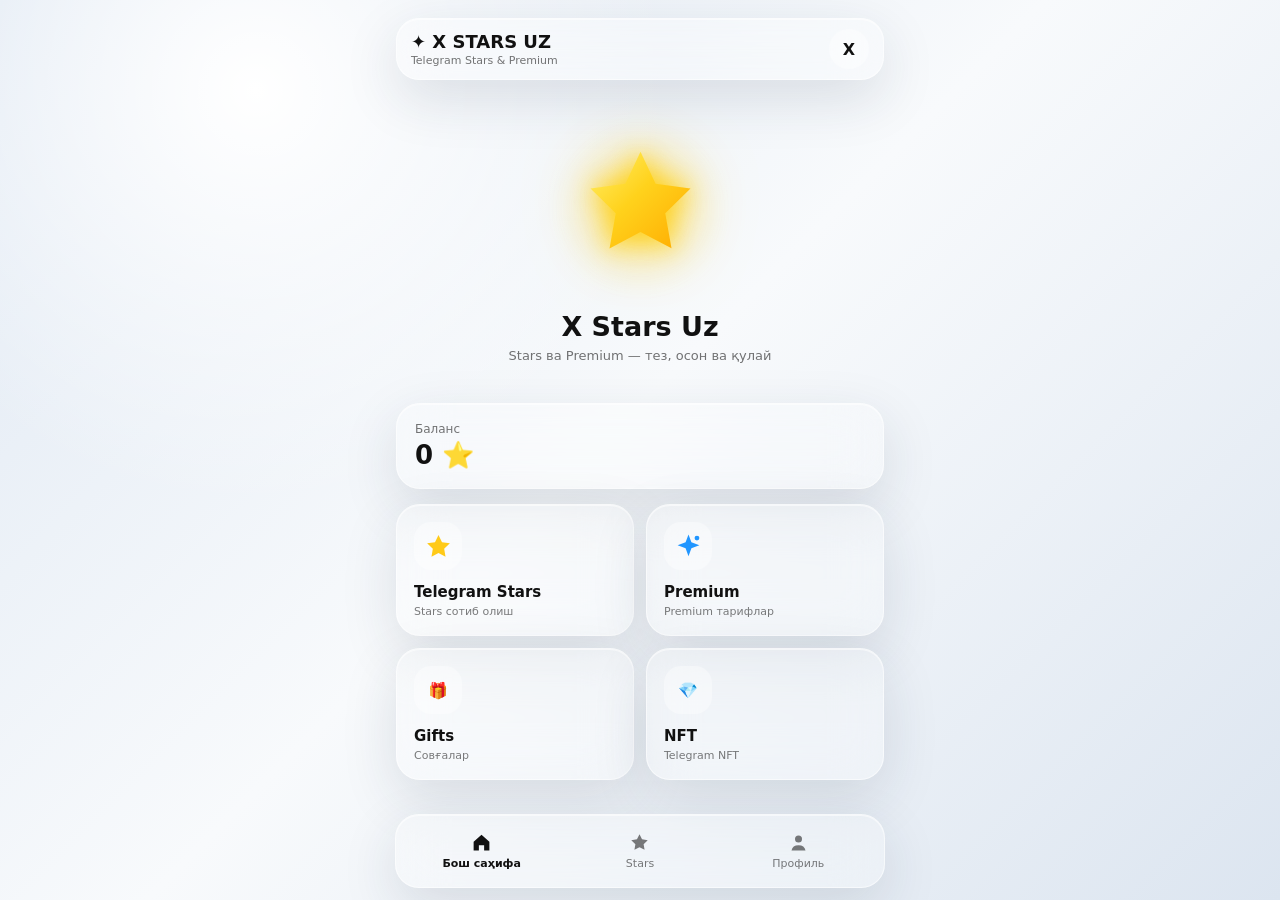
<file: xstarsuz_glass_final.html>
<!doctype html>
<html lang="uz">
<head>
<meta charset="UTF-8">
<meta name="viewport" content="width=device-width,initial-scale=1,viewport-fit=cover">
<title>X Stars Uz</title>
<style>
*{box-sizing:border-box}body{margin:0;font-family:Inter,system-ui,-apple-system,Segoe UI,sans-serif;min-height:100vh;color:#111;overflow-x:hidden;
background:radial-gradient(circle at 20% 10%,#fff 0,transparent 32%),linear-gradient(135deg,#dfe8f3,#f8fafc 48%,#dce5f0)}
body.dark{color:#fff;background:radial-gradient(circle at 20% 10%,#27344b 0,transparent 32%),linear-gradient(135deg,#080b12,#151b27 50%,#080b12)}
button,input{font:inherit}.app{width:min(100%,520px);margin:auto;min-height:100vh;padding:18px 16px 95px;position:relative}
.glass{background:rgba(255,255,255,.24);border:1px solid rgba(255,255,255,.55);box-shadow:0 18px 55px rgba(30,45,70,.13),inset 0 1px rgba(255,255,255,.55);backdrop-filter:blur(24px);-webkit-backdrop-filter:blur(24px)}
.dark .glass{background:rgba(255,255,255,.075);border-color:rgba(255,255,255,.15);box-shadow:0 18px 55px rgba(0,0,0,.35),inset 0 1px rgba(255,255,255,.12)}
.top{height:62px;border-radius:23px;padding:10px 14px;display:flex;align-items:center;justify-content:space-between}.brand{font-weight:900;font-size:18px}.sub{font-size:11px;opacity:.58;margin-top:2px}.avatar{width:40px;height:40px;border-radius:50%;display:grid;place-items:center;background:rgba(255,255,255,.35);font-weight:800}
.dark .avatar{background:rgba(255,255,255,.1)}.page{display:none}.page.active{display:block}.hero{text-align:center;padding:38px 0 25px}
.starbox{width:185px;height:185px;margin:auto;position:relative;display:grid;place-items:center}.starbox:before,.starbox:after{content:"";position:absolute;border-radius:50%;inset:5px;background:radial-gradient(circle,rgba(255,214,37,.45),rgba(255,214,37,.08) 38%,transparent 70%);filter:blur(5px);animation:pulse 2.2s ease-in-out infinite}.starbox:after{inset:28px;animation-delay:.7s}
@keyframes pulse{50%{transform:scale(1.12);opacity:.55}}.bigstar{width:125px;position:relative;z-index:2;filter:drop-shadow(0 0 13px #ffd21c) drop-shadow(0 0 32px rgba(255,201,0,.7));animation:float 2.7s ease-in-out infinite}
@keyframes float{50%{transform:translateY(-7px) rotate(2deg)}}h1{font-size:27px;margin:8px 0 6px}.hero p{opacity:.58;margin:0;font-size:13px}
.balance{margin:15px 0;padding:18px;border-radius:24px}.row{display:flex;align-items:center;justify-content:space-between}.muted{opacity:.58;font-size:12px}.money{font-size:26px;font-weight:900;margin-top:4px}.grid{display:grid;grid-template-columns:1fr 1fr;gap:12px;margin-top:12px}
.card{border-radius:24px;padding:17px;cursor:pointer;transition:.2s}.card:active,.btn:active{transform:scale(.98)}.ico{width:48px;height:48px;border-radius:17px;display:grid;place-items:center;margin-bottom:13px;background:rgba(255,255,255,.35)}.dark .ico{background:rgba(255,255,255,.09)}.ico svg{width:29px;height:29px}
.title{font-weight:850;font-size:15px}.desc{font-size:11px;opacity:.55;margin-top:4px}.blue{color:#2196ff}.yellow{color:#ffca18}.purple{color:#a56cff}
.sectionTitle{font-size:23px;font-weight:900;margin:22px 3px 14px}.back{border:0;background:transparent;padding:9px 0;cursor:pointer;color:inherit;font-weight:700}.panel{padding:18px;border-radius:25px;margin-top:10px}
.options{display:grid;grid-template-columns:1fr 1fr;gap:10px}.opt{border:1px solid rgba(120,130,150,.22);background:rgba(255,255,255,.18);border-radius:19px;padding:15px;cursor:pointer;color:inherit;text-align:left}.dark .opt{background:rgba(255,255,255,.05)}.opt.selected{outline:2px solid #ffca18;background:rgba(255,202,24,.13)}
.price{font-weight:900;font-size:18px;margin-top:5px}.input{width:100%;border:1px solid rgba(120,130,150,.25);background:rgba(255,255,255,.2);border-radius:17px;padding:14px;color:inherit;outline:none;margin-top:10px}.dark .input{background:rgba(255,255,255,.06)}.recipient{display:grid;gap:10px;margin-top:12px}.btn{width:100%;border:0;border-radius:18px;padding:15px;font-weight:850;cursor:pointer;background:linear-gradient(135deg,#ffd72e,#ffbd00);color:#17120a;box-shadow:0 10px 28px rgba(255,190,0,.22)}.btn.secondary{background:rgba(255,255,255,.28);color:inherit;box-shadow:none;border:1px solid rgba(120,130,150,.2)}.dark .btn.secondary{background:rgba(255,255,255,.07)}
.pay{display:grid;gap:10px}.paycard{display:flex;align-items:center;gap:13px;padding:14px;border-radius:19px;cursor:pointer}.paylogo{width:45px;height:45px;border-radius:14px;display:grid;place-items:center;font-weight:1000;font-size:11px;background:#fff}.paylogo svg{width:31px;height:31px}.summary{font-size:13px;line-height:1.7;margin:15px 0}.bottom{position:fixed;z-index:5;bottom:12px;left:50%;transform:translateX(-50%);width:min(calc(100% - 28px),490px);padding:9px;border-radius:24px;display:grid;grid-template-columns:repeat(3,1fr);gap:5px}.nav{border:0;background:transparent;color:inherit;opacity:.55;padding:8px;cursor:pointer;font-size:11px}.nav.active{opacity:1;font-weight:900}.nav svg{display:block;margin:auto auto 4px;width:21px;height:21px}.toast{position:fixed;left:50%;bottom:92px;transform:translate(-50%,20px);opacity:0;pointer-events:none;background:#111;color:#fff;padding:12px 17px;border-radius:15px;font-size:12px;transition:.25s;z-index:20}.toast.show{opacity:1;transform:translate(-50%,0)}.toggle{width:48px;height:28px;border-radius:20px;border:0;background:#999;padding:3px;cursor:pointer}.toggle i{display:block;width:22px;height:22px;background:white;border-radius:50%;transition:.2s}.toggle.on{background:#ffca18}.toggle.on i{transform:translateX(20px)}
</style>
</head>
<body>
<div class="app">
<header class="top glass">
<div><div class="brand">✦ X STARS UZ</div><div class="sub">Telegram Stars & Premium</div></div>
<div class="avatar" id="avatar">X</div>
</header>

<main id="home" class="page active">
<section class="hero"><div class="starbox"><svg class="bigstar" viewBox="0 0 100 100"><defs><linearGradient id="sg" x1="0" y1="0" x2="1" y2="1"><stop stop-color="#fff06a"/><stop offset=".45" stop-color="#ffd21c"/><stop offset="1" stop-color="#ffab00"/></linearGradient></defs><path fill="url(#sg)" d="M50 3l12.1 25.5 27.9 3.8-20.2 19.9 5 28.1L50 67.2 25.2 80.3l5-28.1L10 32.3l27.9-3.8z"/></svg></div><h1>X Stars Uz</h1><p>Stars ва Premium — тез, осон ва қулай</p></section>
<div class="balance glass"><div class="muted">Баланс</div><div class="money" id="balance">0 ⭐</div></div>
<div class="grid">
<div class="card glass" onclick="openPage('stars')"><div class="ico yellow"><svg viewBox="0 0 24 24" fill="currentColor"><path d="M12 2.5l2.9 5.9 6.5.9-4.7 4.6 1.1 6.5-5.8-3.1-5.8 3.1 1.1-6.5-4.7-4.6 6.5-.9z"/></svg></div><div class="title">Telegram Stars</div><div class="desc">Stars сотиб олиш</div></div>
<div class="card glass" onclick="openPage('premium')"><div class="ico blue"><svg viewBox="0 0 24 24" fill="currentColor"><path d="M12 2l2.4 6.4L21 11l-6.6 2.5L12 20l-2.4-6.5L3 11l6.6-2.6z"/><circle cx="19" cy="5" r="2"/></svg></div><div class="title">Premium</div><div class="desc">Premium тарифлар</div></div>
<div class="card glass" onclick="toast('Gift бўлими тайёрланмоқда')"><div class="ico purple">🎁</div><div class="title">Gifts</div><div class="desc">Совғалар</div></div>
<div class="card glass" onclick="toast('NFT бўлими тайёрланмоқда')"><div class="ico">💎</div><div class="title">NFT</div><div class="desc">Telegram NFT</div></div>
</div></main>

<main id="stars" class="page"><button class="back" onclick="openPage('home')">← Орқага</button><div class="sectionTitle">⭐ Stars</div>
<div class="panel glass"><div class="muted">Қанча Stars оласиз?</div><div class="options" id="starOptions"></div></div>
<div class="panel glass"><div class="muted">Кимга оласиз?</div><div class="recipient">
<button class="btn secondary" id="selfStar" onclick="chooseRecipient('star','self')">👤 Ўзимга</button>
<button class="btn secondary" id="otherStar" onclick="chooseRecipient('star','other')">🔎 Бошқа профильга</button>
<input class="input" id="starUser" placeholder="@username" style="display:none">
</div></div>
<div class="panel glass"><div class="muted">Тўлов усули</div><div class="pay" id="starPay"></div></div>
<button class="btn" style="margin-top:12px" onclick="buy('star')">⭐ Сотиб олиш</button></main>

<main id="premium" class="page"><button class="back" onclick="openPage('home')">← Орқага</button><div class="sectionTitle blue">💙 Premium</div>
<div class="panel glass"><div class="muted">Тарифни танланг</div><div class="options" id="premiumOptions"></div></div>
<div class="panel glass"><div class="muted">Кимга оласиз?</div><div class="recipient">
<button class="btn secondary" id="selfPrem" onclick="chooseRecipient('prem','self')">👤 Ўзимга</button>
<button class="btn secondary" id="otherPrem" onclick="chooseRecipient('prem','other')">🔎 Бошқа профильга</button>
<input class="input" id="premUser" placeholder="@username" style="display:none">
</div></div>
<div class="panel glass"><div class="muted">Тўлов усули</div><div class="pay" id="premPay"></div></div>
<button class="btn" style="margin-top:12px" onclick="buy('prem')">💙 Premium олиш</button></main>

<main id="profile" class="page"><div class="sectionTitle">👤 Профиль</div><div class="panel glass"><div class="muted">Telegram аккаунт</div><div id="profileName" style="font-size:20px;font-weight:900;margin-top:5px">X Stars User</div><div class="muted" id="profileUser">@username</div></div>
<div class="panel glass row"><span>🌙 Қора режим</span><button class="toggle" id="themeToggle" onclick="toggleTheme()"><i></i></button></div>
<div class="panel glass row"><span>🔔 Билдиришномалар</span><button class="toggle on" id="notif"><i></i></button></div></main>
</div>
<nav class="bottom glass"><button class="nav active" onclick="openPage('home')"><svg viewBox="0 0 24 24" fill="currentColor"><path d="M3 11l9-8 9 8v10h-6v-6H9v6H3z"/></svg>Бош саҳифа</button><button class="nav" onclick="openPage('stars')"><svg viewBox="0 0 24 24" fill="currentColor"><path d="M12 2.5l2.9 5.9 6.5.9-4.7 4.6 1.1 6.5-5.8-3.1-5.8 3.1 1.1-6.5-4.7-4.6 6.5-.9z"/></svg>Stars</button><button class="nav" onclick="openPage('profile')"><svg viewBox="0 0 24 24" fill="currentColor"><circle cx="12" cy="8" r="4"/><path d="M4 21c.8-4 3.4-6 8-6s7.2 2 8 6z"/></svg>Профиль</button></nav>
<div class="toast" id="toast"></div>
<script>
const stars=[50,100,250,500,1000,2000,3000,5000], starPrice=['10 000','18 000','42 000','78 000','150 000','285 000','410 000','680 000'];
const prem=[['1 ой','55 000'],['3 ой','145 000'],['6 ой','270 000'],['12 ой','490 000']];
let selectedStar=0,selectedPrem=0,starRecipient='self',premRecipient='self',payment='click';
function $(x){return document.getElementById(x)}
function openPage(id){document.querySelectorAll('.page').forEach(x=>x.classList.remove('active'));$(id).classList.add('active');document.querySelectorAll('.nav').forEach(x=>x.classList.remove('active'));if(id==='home')document.querySelectorAll('.nav')[0].classList.add('active');if(id==='stars')document.querySelectorAll('.nav')[1].classList.add('active');if(id==='profile')document.querySelectorAll('.nav')[2].classList.add('active');scrollTo(0,0)}
function render(){
$('starOptions').innerHTML=stars.map((x,i)=>`<button class="opt ${i===selectedStar?'selected':''}" onclick="selectedStar=${i};render()"><b>⭐ ${x}</b><div class="price">${starPrice[i]} сўм</div></button>`).join('');
$('premiumOptions').innerHTML=prem.map((x,i)=>`<button class="opt ${i===selectedPrem?'selected':''}" onclick="selectedPrem=${i};render()"><b>💙 ${x[0]}</b><div class="price">${x[1]} сўм</div></button>`).join('');
const pay=`<div class="paycard glass" onclick="payment='click';renderPay()"><div class="paylogo"><svg viewBox="0 0 40 40"><path fill="#00a0ff" d="M8 9h24v6H8zM8 18h18v6H8zM8 27h12v5H8z"/></svg></div><b>Click</b><span class="muted">Click орқали тўлов</span></div><div class="paycard glass" onclick="payment='payme';renderPay()"><div class="paylogo"><svg viewBox="0 0 40 40"><circle cx="20" cy="20" r="15" fill="#19c7a2"/><path d="M13 22l5-8 4 5 5-5" fill="none" stroke="white" stroke-width="3"/></svg></div><b>Payme</b><span class="muted">Payme орқали тўлов</span></div>`;
$('starPay').innerHTML=pay;$('premPay').innerHTML=pay;renderPay();
}
function renderPay(){document.querySelectorAll('.paycard').forEach((x,i)=>x.style.outline=(i%2===0&&payment==='click')||(i%2===1&&payment==='payme')?'2px solid #ffca18':'none')}
function chooseRecipient(type,v){if(type==='star'){starRecipient=v;$('starUser').style.display=v==='other'?'block':'none';$('selfStar').classList.toggle('selected',v==='self');$('otherStar').classList.toggle('selected',v==='other')}else{premRecipient=v;$('premUser').style.display=v==='other'?'block':'none';$('selfPrem').classList.toggle('selected',v==='self');$('otherPrem').classList.toggle('selected',v==='other')}}
function buy(type){let other=type==='star'?starRecipient==='other':premRecipient==='other';let user=type==='star'?$('starUser').value.trim():$('premUser').value.trim();if(other&&!user){toast('Username киритинг');return}let item=type==='star'?`⭐ ${stars[selectedStar]} Stars`: `💙 Premium — ${prem[selectedPrem][0]}`;let who=other?user:'ўзингизга';toast(`${item} ${who} учун танланди • ${payment==='click'?'Click':'Payme'}`)}
function toast(t){$('toast').textContent=t;$('toast').classList.add('show');setTimeout(()=>$('toast').classList.remove('show'),2600)}
function toggleTheme(){document.body.classList.toggle('dark');$('themeToggle').classList.toggle('on',document.body.classList.contains('dark'));localStorage.theme=document.body.classList.contains('dark')?'dark':'light'}
if(localStorage.theme==='dark'){document.body.classList.add('dark');$('themeToggle').classList.add('on')}
try{let u=window.Telegram?.WebApp?.initDataUnsafe?.user;if(u){$('profileName').textContent=(u.first_name||'')+' '+(u.last_name||'');$('profileUser').textContent=u.username?'@'+u.username:'Telegram user';$('avatar').textContent=(u.first_name||'X')[0].toUpperCase();window.Telegram.WebApp.ready();window.Telegram.WebApp.expand()}}catch(e){}
render();
</script>
</body>
</html>
</file>
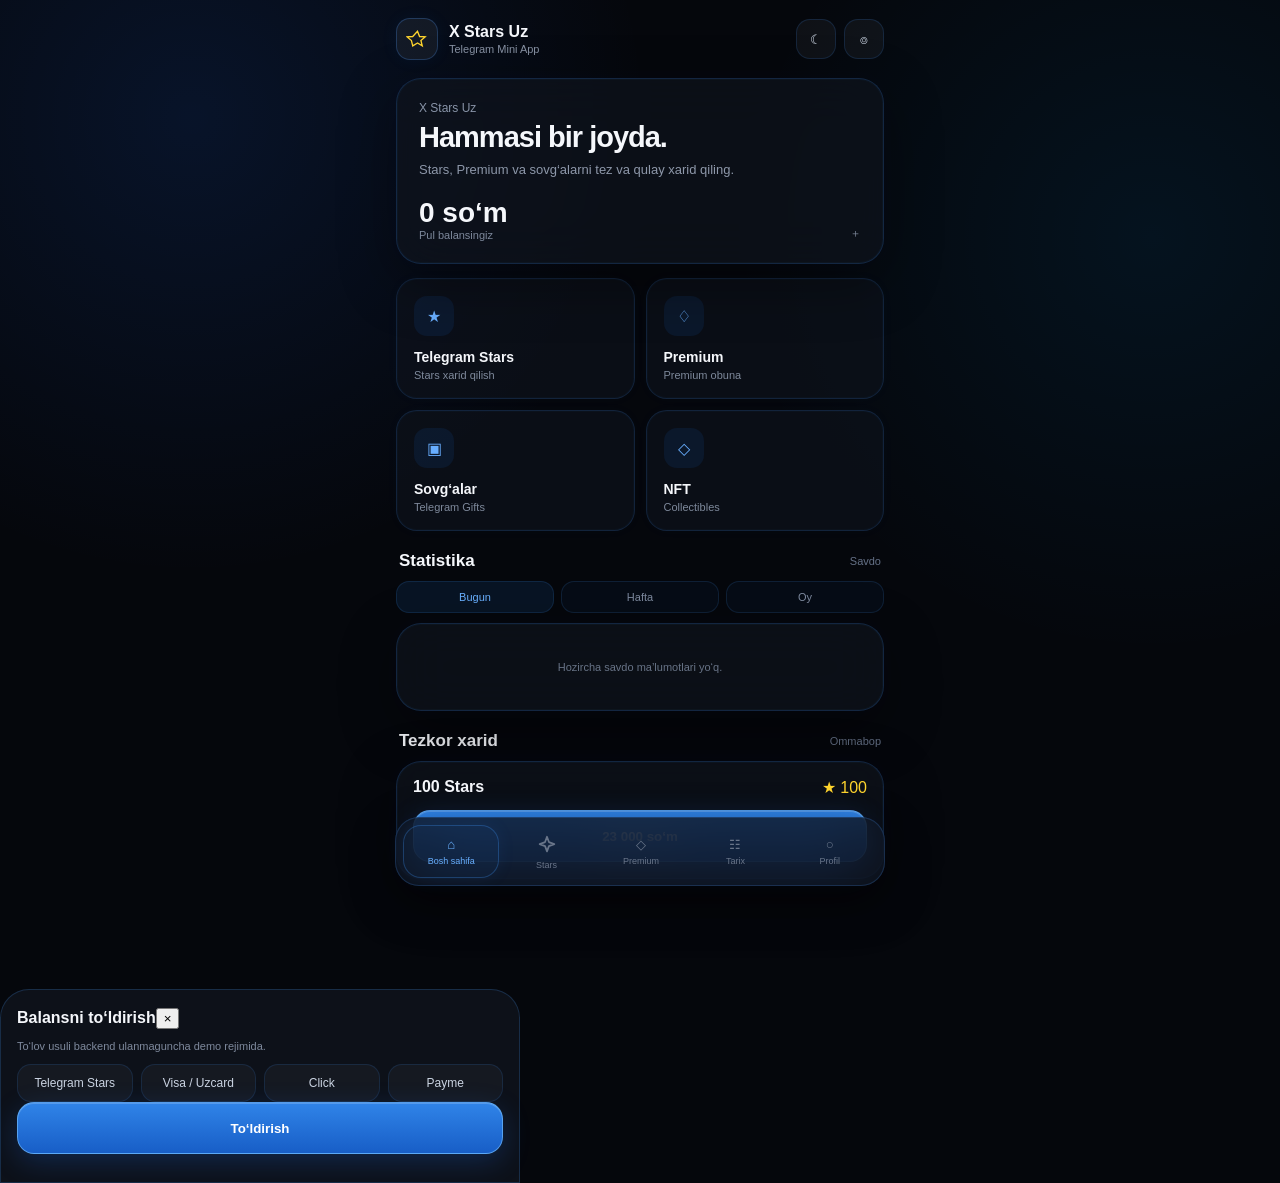
<file: xstarsuz_referral-1.html>
<!doctype html>
<html lang="uz">
<head>
<meta charset="UTF-8">
<meta name="viewport" content="width=device-width,initial-scale=1,maximum-scale=1,user-scalable=no">
<meta name="theme-color" content="#05070c">
<title>X Stars Uz</title>
<script src="https://telegram.org/js/telegram-web-app.js"></script>
<style>
*{box-sizing:border-box;-webkit-tap-highlight-color:transparent}
html,body{margin:0;min-height:100%;font-family:-apple-system,BlinkMacSystemFont,"SF Pro Display",Inter,Arial,sans-serif;background:#05070c;color:#f5f7fb}
body{overflow-x:hidden;background:radial-gradient(circle at 15% 10%,rgba(30,110,255,.12),transparent 30%),radial-gradient(circle at 90% 20%,rgba(0,160,255,.08),transparent 28%),#05070c}
.bg{position:fixed;inset:0;overflow:hidden;pointer-events:none;z-index:-1}.glow{position:absolute;width:280px;height:280px;border-radius:50%;filter:blur(80px);opacity:.25}.one{background:#087cff;top:-120px;left:-100px}.two{background:#0066ff;right:-130px;top:35%}.three{background:#00aaff;left:20%;bottom:-180px}
.line{position:absolute;width:160%;height:1px;left:-30%;top:42%;background:linear-gradient(90deg,transparent,rgba(80,170,255,.25),transparent);transform:rotate(-12deg);animation:move 8s linear infinite}@keyframes move{from{transform:translateX(-25%) rotate(-12deg)}to{transform:translateX(25%) rotate(-12deg)}}
.p{position:absolute;width:2px;height:2px;border-radius:50%;background:rgba(120,190,255,.65);animation:float 6s ease-in-out infinite}@keyframes float{0%,100%{transform:translateY(0);opacity:.2}50%{transform:translateY(-22px);opacity:.8}}
.s{position:absolute;color:rgba(100,175,255,.45);font-size:9px;animation:tw 4s ease-in-out infinite}@keyframes tw{0%,100%{opacity:.1}50%{opacity:.8}}
.app{max-width:520px;margin:auto;padding:18px 16px 110px}.header{display:flex;align-items:center;justify-content:space-between;margin-bottom:18px}.brand{display:flex;align-items:center;gap:11px}.logo{width:42px;height:42px;border-radius:14px;display:grid;place-items:center;background:rgba(255,255,255,.055);border:1px solid rgba(75,155,255,.25);box-shadow:0 0 18px rgba(35,130,255,.06)}.logo svg{width:23px}.brand strong{display:block;font-size:16px}.brand span{display:block;color:#8791a3;font-size:11px;margin-top:2px}.ha{display:flex;gap:8px}
.btnIcon{width:40px;height:40px;border-radius:14px;border:1px solid rgba(55,145,255,.16);background:rgba(255,255,255,.045);color:#dce6f5;display:grid;place-items:center;transition:.18s}.btnIcon:active{transform:scale(.92);box-shadow:0 0 20px rgba(40,130,255,.12)}svg{width:20px;height:20px}
.glass{background:rgba(16,20,29,.66);backdrop-filter:blur(25px);-webkit-backdrop-filter:blur(25px);border:1px solid rgba(55,145,255,.18);border-radius:25px;box-shadow:0 18px 55px rgba(0,0,0,.38),inset 0 0 0 1px rgba(70,155,255,.035),0 0 18px rgba(40,125,255,.035)}
.page{display:none;animation:in .3s ease}.page.active{display:block}@keyframes in{from{opacity:0;transform:translateX(18px)}to{opacity:1;transform:none}}
.welcome{padding:22px;margin-bottom:14px}.small{color:#8994a8;font-size:12px}.welcome h1{margin:6px 0 0;font-size:29px;letter-spacing:-1px}.welcome p,.head p{color:#8e98aa;font-size:13px;margin:8px 0 0}.balance{display:flex;justify-content:space-between;align-items:end;margin-top:20px}.balance b{font-size:28px}.yellow{color:#ffd52e}.muted{color:#7e899c;font-size:11px}
.actions{display:grid;grid-template-columns:1fr 1fr;gap:11px}.action,.premiumItem,.gift{background:rgba(14,19,28,.65);border:1px solid rgba(55,145,255,.16);box-shadow:inset 0 0 0 1px rgba(60,150,255,.025),0 0 14px rgba(40,125,255,.025);transition:.18s}.action{min-height:112px;padding:17px;border-radius:21px}.action:active,.premiumItem:active,.gift:active{transform:scale(.965);border-color:rgba(75,165,255,.4);box-shadow:0 0 20px rgba(40,130,255,.1)}.ai{width:40px;height:40px;border-radius:13px;display:grid;place-items:center;background:rgba(30,120,255,.09);color:#68aeff;margin-bottom:13px}.action strong,.gift strong{display:block;font-size:14px}.action span{display:block;color:#7e899b;font-size:11px;margin-top:4px}
.st{display:flex;justify-content:space-between;align-items:center;margin:20px 3px 10px}.st h2{font-size:17px;margin:0}.st span{font-size:11px;color:#657187}.main{width:100%;height:52px;border:1px solid rgba(115,190,255,.65);border-radius:17px;color:white;font-weight:650;background:linear-gradient(180deg,rgba(52,145,255,.9),rgba(25,103,218,.9));box-shadow:0 8px 28px rgba(30,120,255,.22),inset 0 1px 0 rgba(255,255,255,.18);transition:.16s}.main:active{transform:scale(.97)}
.head{margin:6px 2px 17px}.head h1{font-size:26px;margin:0;letter-spacing:-1px}.card{padding:20px;margin-bottom:13px}.input{height:58px;padding:0 16px;display:flex;align-items:center;gap:10px;background:rgba(0,0,0,.16);border:1px solid rgba(80,160,255,.13);border-radius:17px}.input input,.userinput{width:100%;border:0;outline:0;background:transparent;color:white;font-size:23px;font-weight:650}.choices{display:grid;grid-template-columns:repeat(4,1fr);gap:8px;margin-top:11px}.choice{padding:11px 5px;text-align:center;border-radius:14px;background:rgba(255,255,255,.035);border:1px solid rgba(55,145,255,.14);color:#cbd4e2;font-size:12px}.choice.active{border-color:rgba(65,155,255,.65);background:rgba(45,130,255,.08);box-shadow:0 0 18px rgba(45,135,255,.12)}.recipient{display:flex;gap:8px;margin-top:14px}.recipient button{flex:1;height:42px;border-radius:14px;border:1px solid rgba(80,150,255,.12);background:rgba(255,255,255,.035);color:#929daf}.recipient .active{color:white;background:rgba(40,130,255,.1);border-color:rgba(70,155,255,.35)}.username{display:none;margin-top:9px}.username.show{display:block}.userinput{height:45px;border-radius:14px;padding:0 14px;font-size:14px}.total{display:flex;justify-content:space-between;margin:17px 2px 12px;font-size:12px}
.premiumList{display:flex;flex-direction:column;gap:10px}.premiumItem{padding:17px;border-radius:20px;display:flex;align-items:center;justify-content:space-between}.pleft{display:flex;align-items:center;gap:13px}.pi{width:43px;height:43px;border-radius:14px;background:rgba(45,135,255,.1);color:#6bb2ff;display:grid;place-items:center}.premiumItem span{display:block;color:#778296;font-size:11px;margin-top:4px}.price{font-size:13px;color:#b9d9ff;font-weight:650}
.gifts{display:grid;grid-template-columns:1fr 1fr;gap:10px}.gift{padding:17px;border-radius:21px}.gv{height:78px;border-radius:17px;background:radial-gradient(circle,rgba(50,145,255,.12),transparent 60%),rgba(255,255,255,.025);display:grid;place-items:center;margin-bottom:12px;color:#70b7ff}.gift small{display:block;color:#ffd52e;margin-top:5px}.nft{padding:42px 20px;text-align:center}.nft .pi{margin:auto auto 17px;width:65px;height:65px}.nft h2{margin:0}.nft p{color:#7d889b;font-size:12px;line-height:1.6}
.history{display:flex;flex-direction:column;gap:9px}.hi{display:flex;align-items:center;gap:12px;padding:15px;border-radius:18px;background:rgba(15,20,29,.6);border:1px solid rgba(55,145,255,.1)}.hi .pi{width:40px;height:40px}.hiinfo{flex:1}.hiinfo strong{display:block;font-size:13px}.hiinfo span{display:block;color:#687487;font-size:10px;margin-top:3px}
.profile{padding:22px;display:flex;align-items:center;gap:15px;margin-bottom:12px}.avatar{width:60px;height:60px;border-radius:19px;overflow:hidden;background:rgba(50,140,255,.12);display:grid;place-items:center;font-size:22px;color:#75b9ff}.avatar img{width:100%;height:100%;object-fit:cover}.settings{overflow:hidden}.setting{min-height:57px;display:flex;align-items:center;padding:0 16px;border-bottom:1px solid rgba(255,255,255,.045);gap:12px}.setting:last-child{border:0}.si{width:32px;height:32px;border-radius:10px;display:grid;place-items:center;background:rgba(45,135,255,.08);color:#69afff}.settingText{flex:1;font-size:13px}.settingText small{display:block;color:#697588;font-size:10px;margin-top:2px}.switch{width:42px;height:25px;border-radius:20px;background:#303744;padding:3px}.switch i{display:block;width:19px;height:19px;border-radius:50%;background:white;transition:.2s}.switch.on{background:#2788ff}.switch.on i{transform:translateX(17px)}.admin{display:none;margin-top:12px;padding:18px}.admin.show{display:block}.adminGrid{display:grid;grid-template-columns:repeat(2,1fr);gap:10px;margin-top:12px}.adminCard{padding:15px;border-radius:18px;background:rgba(20,30,45,.62);border:1px solid rgba(65,155,255,.16);box-shadow:inset 0 0 18px rgba(45,135,255,.025)}.adminCard b{display:block;font-size:22px;margin-top:6px;color:#eef5ff}.adminCard small{color:#7e8ba0}.adminAction{width:100%;margin-top:10px;padding:13px;border-radius:15px;border:1px solid rgba(65,155,255,.18);background:rgba(45,135,255,.06);color:#dcecff;text-align:left;font-size:13px}.adminBadge{display:inline-flex;padding:5px 9px;border-radius:10px;background:rgba(45,135,255,.1);color:#69b0ff;font-size:10px;margin-left:6px}.adminrow{display:flex;justify-content:space-between;padding:9px 0;color:#8994a7;font-size:12px}
.nav{position:fixed;left:50%;bottom:14px;transform:translateX(-50%);width:calc(100% - 24px);max-width:490px;padding:7px;border-radius:24px;background:rgba(15,19,28,.76);backdrop-filter:blur(28px);border:1px solid rgba(75,155,255,.2);box-shadow:0 15px 45px rgba(0,0,0,.45);display:flex;z-index:50}.nav button{flex:1;height:53px;border:0;background:transparent;color:#697589;border-radius:18px;display:flex;flex-direction:column;align-items:center;justify-content:center;gap:4px}.nav button span{font-size:9px}.nav button.active{color:#69b0ff;border:1px solid rgba(65,155,255,.28);background:rgba(45,135,255,.055);box-shadow:0 0 18px rgba(45,135,255,.08)}
.overlay{position:fixed;inset:0;background:rgba(0,0,0,.58);backdrop-filter:blur(9px);z-index:100;display:none;align-items:flex-end}.overlay.show{display:flex}.modal{width:100%;max-width:520px;margin:auto 0 0;padding:18px 16px 28px;background:rgba(14,18,27,.96);border-radius:29px 29px 0 0;border:1px solid rgba(70,155,255,.2)}.handle{width:42px;height:4px;border-radius:5px;background:#394352;margin:0 auto 20px}.payments{display:grid;grid-template-columns:1fr 1fr;gap:9px}.pay{padding:15px;border-radius:17px;background:rgba(255,255,255,.035);border:1px solid rgba(55,145,255,.14)}.pay strong{display:block;font-size:13px}.pay span{color:#727e91;font-size:10px}.note{margin-top:13px;padding:11px;border-radius:13px;background:rgba(255,190,50,.055);color:#a99b73;font-size:10px;line-height:1.5}
body.light{color:#111722;background:#f2f5fa}body.light .glass,body.light .action,body.light .premiumItem,body.light .gift,body.light .hi,body.light .settings,body.light .nav{background:rgba(255,255,255,.7)}body.light .input input,body.light .userinput{color:#111722}
@media(max-width:370px){.app{padding-left:12px;padding-right:12px}.action{padding:14px;min-height:105px}.welcome h1{font-size:25px}}

body.light{background:#f2f5fa;color:#172033;background-image:none}
body.light .bg .glow,body.light .bg .line,body.light .bg .p,body.light .bg .s{display:none!important}
body.light .glass,body.light .card,body.light .action,body.light .premiumItem,body.light .gift,body.light .hi,body.light .settings,body.light .profile{background:rgba(255,255,255,.84);border-color:rgba(35,105,190,.16);box-shadow:0 10px 30px rgba(35,65,100,.08),inset 0 0 0 1px rgba(255,255,255,.75)}
body.light .brand strong,body.light h1,body.light h2,body.light h3,body.light .st h2,body.light .settingText,body.light .action strong,body.light .gift strong,body.light .premiumItem strong,body.light .hiinfo strong{color:#172033}
body.light .small,body.light .welcome p,body.light .head p,body.light .muted,body.light .action span,body.light .premiumItem span,body.light .settingText small,body.light .hiinfo span{color:#647086}
body.light .input{background:rgba(245,248,252,.9);border-color:rgba(35,105,190,.16)}
body.light .input input,body.light .userinput{color:#172033}
body.light .choice{background:rgba(245,248,252,.85);color:#334158;border-color:rgba(35,105,190,.15)}
body.light .recipient button{background:rgba(245,248,252,.85);color:#657086}
body.light .recipient .active{color:#1769c2;background:rgba(40,130,255,.09)}
body.light .nav{background:rgba(255,255,255,.84);border-color:rgba(35,105,190,.16);box-shadow:0 12px 35px rgba(35,65,100,.14)}
body.light .nav button{color:#7b8799}
body.light .nav button.active{color:#176dcc;background:rgba(45,135,255,.08)}
body.light .modal{background:rgba(250,252,255,.97);color:#172033}
body.light .modal h2{color:#172033}
body.light .pay{background:rgba(245,248,252,.95);color:#172033}
body.light .pay span{color:#647086}
body.light .admin{background:rgba(248,251,255,.9)}
body.light .adminCard{background:rgba(240,247,255,.9);border-color:rgba(35,105,190,.16)}
body.light .adminCard b{color:#172033}
body.light .adminAction{color:#17304e;background:rgba(45,135,255,.06)}
body.light .price{color:#176dcc}
body.light .gift small{color:#a87800}
body.light .hi{background:rgba(255,255,255,.9);border-color:rgba(35,105,190,.16)}
body.light .hi .pi{background:rgba(45,135,255,.09);color:#176dcc}
body.light .hiinfo strong{color:#172033}
body.light .history .glass{background:rgba(255,255,255,.9);color:#172033}
body.light .profile{color:#172033}
body.light .profile .muted{color:#647086}
body.light .adminCard{background:rgba(245,249,255,.95);border-color:rgba(35,105,190,.15)}
body.light .adminCard b{color:#172033}
body.light .adminAction{background:rgba(240,247,255,.95);color:#172033}
body.light .welcome .balance b{color:#172033}
body.light .balance .yellow{color:#a87500}
body.light .statsCard{background:rgba(255,255,255,.9);border-color:rgba(35,105,190,.15)}
body.light .statsValue{color:#172033}

.statsGrid{display:grid;grid-template-columns:repeat(3,1fr);gap:8px;margin-bottom:14px}.statsCard{padding:14px 11px;border-radius:18px;background:rgba(15,20,29,.62);border:1px solid rgba(55,145,255,.12);box-shadow:inset 0 0 0 1px rgba(60,150,255,.02)}.statsCard small{color:#7e899b;font-size:10px}.statsValue{font-size:15px;font-weight:700;margin:7px 0 3px;color:#eef5ff}.statsCard span{color:#687487;font-size:9px;line-height:1.3;display:block}
.refTabs{display:grid;grid-template-columns:repeat(3,1fr);gap:7px;margin:0 0 10px}.refTab{border:1px solid rgba(65,155,255,.14);background:rgba(45,135,255,.045);color:#7f8ba0;padding:9px;border-radius:13px;font-size:11px}.refTab.active{color:#69b0ff;background:rgba(45,135,255,.1)}.leaderList{display:grid;gap:7px}.leaderRow{display:flex;align-items:center;justify-content:space-between;padding:11px 12px;border-radius:15px;background:rgba(20,28,40,.55);border:1px solid rgba(65,155,255,.09)}.leaderName{font-size:12px}.leaderAmount{font-size:12px;font-weight:700}.refBox{padding:15px}.refStats{display:grid;grid-template-columns:repeat(2,1fr);gap:8px}.refStat{padding:12px;border-radius:15px;background:rgba(45,135,255,.05);border:1px solid rgba(65,155,255,.1)}.refStat small{display:block;color:#7c8798;font-size:10px}.refStat b{display:block;margin-top:5px;font-size:16px}.refLink{margin-top:10px;padding:10px;border-radius:13px;background:rgba(0,0,0,.16);font-size:10px;color:#8793a7;overflow:hidden;text-overflow:ellipsis;white-space:nowrap}.refActions{display:grid;grid-template-columns:1fr 1fr;gap:8px;margin-top:9px}.miniBtn{border:1px solid rgba(65,155,255,.14);background:rgba(45,135,255,.06);color:#69b0ff;border-radius:13px;padding:10px;font-size:11px}.balanceTap{cursor:pointer}.langSelect{background:transparent;border:0;color:#7f8ba0;font-size:12px;outline:0}
body.light .leaderRow{background:rgba(255,255,255,.7);border-color:rgba(35,105,190,.1)}body.light .refLink{background:rgba(20,30,45,.05)}body.light .refStat{background:rgba(45,135,255,.06)}
</style>

<style id="xstarsuz-final-icon-light-fix">
.nav button svg{
  width:22px;
  height:22px;
  display:block;
  fill:none;
  stroke:currentColor;
  stroke-width:1.8;
  stroke-linecap:round;
  stroke-linejoin:round;
  flex:0 0 auto;
}
.nav button:first-child svg,
.nav button[data-page="stars"] svg{
  stroke-width:1.9;
}
body.light .glass,
body.light .welcome,
body.light .feature,
body.light .gift,
body.light .statsCard,
body.light .admin,
body.light .modal-card{
  background:rgba(255,255,255,.82)!important;
  border-color:rgba(15,23,42,.08)!important;
  box-shadow:0 10px 35px rgba(15,23,42,.08)!important;
  color:#111827!important;
}
body.light .muted,
body.light .small,
body.light .statsCard span,
body.light .statsCard small{
  color:#64748b!important;
}
body.light .nav{
  background:rgba(255,255,255,.86)!important;
  border-color:rgba(15,23,42,.08)!important;
  box-shadow:0 12px 35px rgba(15,23,42,.12)!important;
}
body.light .nav button{color:#64748b!important}
body.light .nav button.active{color:#1677ff!important}
body.light input,
body.light select,
body.light textarea{
  background:#fff!important;
  color:#111827!important;
  border-color:rgba(15,23,42,.1)!important;
}
body.light .choice,
body.light .adminCard,
body.light .historyItem{
  background:rgba(248,250,252,.9)!important;
  color:#111827!important;
  border-color:rgba(15,23,42,.08)!important;
}
body.light .modal{
  background:rgba(248,250,252,.92)!important;
}
body.light .page{
  color:#111827!important;
}
body.light .bg{
  background:#f5f7fb!important;
}
</style>

</head>
<body>
<div class="bg"><div class="glow one"></div><div class="glow two"></div><div class="glow three"></div><div class="line"></div></div>
<div class="app">
<header class="header"><div class="brand"><div class="logo"><svg viewBox="0 0 24 24" fill="none"><path d="M12 2.8l2.5 6.2 6.7.5-5.1 4.3 1.6 6.5-5.7-3.5-5.7 3.5-1.6-6.5-5.1-4.3 6.7-.5L12 2.8z" stroke="#ffd52e" stroke-width="1.6"/></svg></div><div><strong>X Stars Uz</strong><span>Telegram Mini App</span></div></div><div class="ha"><button class="btnIcon" onclick="toggleTheme()">☾</button><button class="btnIcon" onclick="showPage('profile')">⌾</button></div></header>

<section class="page active" id="home"><div class="welcome glass"><div class="small">X Stars Uz</div><h1>Hammasi bir joyda.</h1><p>Stars, Premium va sovg‘alarni tez va qulay xarid qiling.</p><div class="balance balanceTap" onclick="openBalance()"><div><b id="homeBalance">0 so‘m</b><div class="muted">Pul balansingiz</div></div><div class="muted">＋</div></div></div>
<div class="actions"><div class="action" onclick="showPage('stars')"><div class="ai yellow">★</div><strong>Telegram Stars</strong><span>Stars xarid qilish</span></div><div class="action" onclick="showPage('premium')"><div class="ai">♢</div><strong>Premium</strong><span>Premium obuna</span></div><div class="action" onclick="showPage('gifts')"><div class="ai">▣</div><strong>Sovg‘alar</strong><span>Telegram Gifts</span></div><div class="action" onclick="showPage('nft')"><div class="ai">◇</div><strong>NFT</strong><span>Collectibles</span></div></div>
<div class="st"><h2>Statistika</h2><span>Savdo</span></div><div class="refTabs"><button class="refTab active" onclick="showStats('today',this)">Bugun</button><button class="refTab" onclick="showStats('week',this)">Hafta</button><button class="refTab" onclick="showStats('month',this)">Oy</button></div><div class="glass refBox"><div class="leaderList" id="leaderList"><div style="padding:22px;text-align:center;color:#687487;font-size:11px">Ma’lumotlar backend ulangandan keyin real ko‘rsatiladi.</div></div></div>
<div class="st"><h2>Tezkor xarid</h2><span>Ommabop</span></div><div class="glass" style="padding:16px"><div style="display:flex;justify-content:space-between;margin-bottom:13px"><strong>100 Stars</strong><span class="yellow">★ 100</span></div><button class="main" onclick="quickStars(100)">23 000 so‘m</button></div></section>

<section class="page" id="stars"><div class="head"><h1>Stars</h1><p>Telegram Stars uchun miqdorni tanlang.</p></div><div class="card glass"><div class="input"><span class="yellow">★</span><input id="starInput" type="number" min="50" max="5000" value="100" oninput="updateStars()"></div><div class="choices"><div class="choice" onclick="setStars(50)">50</div><div class="choice active" onclick="setStars(100)">100</div><div class="choice" onclick="setStars(200)">200</div><div class="choice" onclick="setStars(300)">300</div><div class="choice" onclick="setStars(400)">400</div><div class="choice" onclick="setStars(500)">500</div><div class="choice" onclick="setStars(1000)">1000</div></div><div class="recipient"><button class="active" id="selfBtn" onclick="recipientSelf()">O‘zimga</button><button id="otherBtn" onclick="recipientOther()">Boshqa profil</button></div><div class="username" id="usernameBox"><input class="userinput" id="username" placeholder="@username"></div><div class="total"><span class="muted">Jami</span><strong id="starTotal">23 000 so‘m</strong></div><button class="main" onclick="openPayment()">Davom etish</button></div><div class="glass" style="padding:16px;font-size:12px;color:#7d889b;line-height:1.6">Minimal: <b>50 Stars</b><br>Maksimal: <b>5000 Stars</b><br>Narx: <b class="yellow">1 ★ = 230 so‘m</b></div></section>

<section class="page" id="premium"><div class="head"><h1>Premium</h1><p>Telegram Premium obunasini tanlang.</p></div><div class="premiumList"><div class="premiumItem" onclick="premiumBuy('3 oy',165000)"><div class="pleft"><div class="pi">◇</div><div><strong>3 oy</strong><span>Premium obuna</span></div></div><div class="price">165 000 so‘m</div></div><div class="premiumItem" onclick="premiumBuy('6 oy',220000)"><div class="pleft"><div class="pi">◇</div><div><strong>6 oy</strong><span>Premium obuna</span></div></div><div class="price">220 000 so‘m</div></div><div class="premiumItem" onclick="premiumBuy('12 oy',405000)"><div class="pleft"><div class="pi">◇</div><div><strong>12 oy</strong><span>Premium obuna</span></div></div><div class="price">405 000 so‘m</div></div></div></section>

<section class="page" id="gifts"><div class="head"><h1>Sovg‘alar</h1><p>Telegram uchun chiroyli sovg‘alarni tanlang.</p></div><div class="gifts" id="gifts"></div></section>
<section class="page" id="nft"><div class="head"><h1>NFT</h1><p>Collectible sovg‘alar bo‘limi.</p></div><div class="nft glass"><div class="pi">◇</div><h2>Tez orada</h2><p>NFT va collectible sovg‘alar uchun yangi bo‘lim tez orada ishga tushadi.</p></div></section>
<section class="page" id="history"><div class="head"><h1>Tarix</h1><p>Sizning oxirgi operatsiyalaringiz.</p></div><div class="history" id="historyList"></div></section>
<section class="page" id="profile"><div class="head"><h1>Profil</h1><p>Hisob va ilova sozlamalari.</p></div><div class="profile glass"><div class="avatar" id="avatar">X</div><div><strong id="profileName">X Stars User</strong><div class="muted" id="profileUsername">@username</div></div></div><div class="settings glass"><div class="setting"><div class="si">文</div><div class="settingText">Til<small id="langSub">O‘zbekcha</small></div><select class="langSelect" id="langSelect" onchange="setLang(this.value)"><option value="uz">UZ</option><option value="ru">RU</option><option value="en">EN</option></select></div><div class="setting"><div class="si">☾</div><div class="settingText">Qorong‘i rejim<small>iOS ko‘rinishi</small></div><div class="switch on" id="themeSwitch" onclick="toggleTheme()"><i></i></div></div><div class="setting"><div class="si">♧</div><div class="settingText">Bildirishnomalar<small>Xaridlar va yangiliklar</small></div><div class="switch on" id="notifySwitch" onclick="toggleNotify()"><i></i></div></div><div class="setting" onclick="openSupport()"><div class="si">?</div><div class="settingText">Qo‘llab-quvvatlash<small>@xsuzadmin</small></div><span style="color:#6baeff">›</span></div></div><div class="glass refBox" style="margin-top:12px"><div class="st" style="margin:0 0 10px"><h2>Referal dasturi</h2><span id="refRateLabel">3%</span></div><div class="refStats"><div class="refStat"><small>Referallarim</small><b id="refCount">0</b></div><div class="refStat"><small>Bonusim</small><b id="refBonus">0 so‘m</b></div></div><div class="refLink" id="refLink">Referal havola tayyorlanmoqda…</div><div class="refActions"><button class="miniBtn" onclick="copyReferral()">Havolani nusxalash</button><button class="miniBtn" onclick="shareReferral()">Ulashish</button></div><div style="margin-top:10px;color:#6f7b8e;font-size:10px;line-height:1.5">Do‘stingiz sizning havolangiz orqali kirib xarid qilsa, bonus hisoblanadi. Hisob-kitob backend orqali tasdiqlanadi.</div></div><button id="adminShortcut" class="main" style="display:none;margin:12px 0 0" onclick="document.getElementById('adminPanel').scrollIntoView({behavior:'smooth'})">👑 Admin Panel</button><div class="admin glass" id="adminPanel"><h3>Admin Panel <span class="adminBadge">5795011255</span></h3><div class="adminrow"><span>Status</span><b style="color:#69b0ff">● Faol</b></div><div class="adminGrid"><div class="adminCard"><small>Bugungi buyurtmalar</small><b id="aOrders">0</b></div><div class="adminCard"><small>Foydalanuvchilar</small><b id="aUsers">0</b></div><div class="adminCard"><small>Stars buyurtmalari</small><b id="aStars">0</b></div><div class="adminCard"><small>Daromad</small><b id="aRevenue">0 so‘m</b></div></div><button class="adminAction" onclick="adminOrders()">📦 Buyurtmalar <span style="float:right">›</span></button><button class="adminAction" onclick="adminUsers()">👤 Foydalanuvchilar <span style="float:right">›</span></button><button class="adminAction" onclick="adminStats()">📊 Statistika <span style="float:right">›</span></button><button class="adminAction" onclick="adminMessage()">⚙️ Admin sozlamalari <span style="float:right">›</span></button></div></section>
</div>

<div class="modal" id="balanceModal"><div class="sheet"><div class="sheetTop"><strong>Balansni to‘ldirish</strong><button onclick="closeBalance()">×</button></div><p class="muted">To‘lov usuli backend ulanmaguncha demo rejimida.</p><div class="choices" style="margin-top:12px"><div class="choice active">Telegram Stars</div><div class="choice">Visa / Uzcard</div><div class="choice">Click</div><div class="choice">Payme</div></div><button class="main" onclick="alert('To‘lov tizimi hozircha demo rejimida.')">To‘ldirish</button></div></div><nav class="nav"><button class="active" data-page="home" onclick="showPage('home')">⌂<span>Bosh sahifa</span></button><button data-page="stars" onclick="showPage('stars')"><svg viewBox="0 0 24 24" aria-hidden="true"><path d="m12 3 2.1 5.8L20 11l-5.9 2.2L12 19l-2.1-5.8L4 11l5.9-2.2z"/></svg><span>Stars</span></button><button data-page="premium" onclick="showPage('premium')">◇<span>Premium</span></button><button data-page="history" onclick="showPage('history')">☷<span>Tarix</span></button><button data-page="profile" onclick="showPage('profile')">○<span>Profil</span></button><button id="adminNav" data-page="profile" onclick="showPage('profile');document.getElementById('adminPanel').scrollIntoView({behavior:'smooth'})" style="display:none"><svg viewBox="0 0 24 24" aria-hidden="true"><path d="M12 3 20 6v5c0 5-3.2 8.5-8 10-4.8-1.5-8-5-8-10V6z"/><path d="m9 12 2 2 4-4"/></svg><span>Admin</span></button></nav>

<div class="overlay" id="paymentModal" onclick="closePayment(event)"><div class="modal" onclick="event.stopPropagation()"><div class="handle"></div><h2>To‘lov usulini tanlang</h2><div id="paymentDescription" style="color:#788396;font-size:11px;margin:5px 0 15px"></div><div class="payments"><div class="pay" onclick="paymentSelected('Telegram Stars')"><strong>Telegram Stars</strong><span>Telegram ichidagi to‘lov</span></div><div class="pay" onclick="paymentSelected('Click')"><strong>Click</strong><span>Click orqali to‘lov</span></div><div class="pay" onclick="paymentSelected('Payme')"><strong>Payme</strong><span>Payme orqali to‘lov</span></div><div class="pay" onclick="paymentSelected('Visa / Uzcard')"><strong>Visa / Uzcard</strong><span>Karta orqali to‘lov</span></div></div><div class="note">To‘lov tizimi hozircha demo rejimida. Real integratsiya backend orqali ulanadi.</div></div></div>

<script>
const tg=window.Telegram?.WebApp;if(tg){tg.ready();tg.expand()}
for(let i=0;i<32;i++){let x=document.createElement('div');x.className='p';x.style.left=Math.random()*100+'%';x.style.top=Math.random()*100+'%';x.style.animationDelay=Math.random()*6+'s';document.querySelector('.bg').appendChild(x)}
for(let i=0;i<18;i++){let x=document.createElement('div');x.className='s';x.textContent='✦';x.style.left=Math.random()*100+'%';x.style.top=Math.random()*100+'%';x.style.animationDelay=Math.random()*5+'s';document.querySelector('.bg').appendChild(x)}
function showPage(p){document.querySelectorAll('.page').forEach(x=>x.classList.remove('active'));document.getElementById(p).classList.add('active');document.querySelectorAll('.nav button').forEach(x=>x.classList.toggle('active',x.dataset.page===p));scrollTo(0,0)}
let currentStars=100,currentPurchase=null;
function setStars(v){currentStars=v;document.getElementById('starInput').value=v;updateStars()}
function updateStars(){let v=parseInt(document.getElementById('starInput').value)||50;v=Math.max(50,Math.min(5000,v));currentStars=v;document.getElementById('starInput').value=v;document.getElementById('starTotal').textContent=(v*230).toLocaleString('uz-UZ')+' so‘m';document.querySelectorAll('.choice').forEach(x=>x.classList.toggle('active',Number(x.textContent)===v))}
function quickStars(v){setStars(v);showPage('stars')}
function recipientSelf(){selfBtn.classList.add('active');otherBtn.classList.remove('active');usernameBox.classList.remove('show')}
function recipientOther(){otherBtn.classList.add('active');selfBtn.classList.remove('active');usernameBox.classList.add('show')}
const giftData=[['Teddy Bear',15,'🐻'],['Heart Gift',15,'💝'],['Gift Box',25,'🎁'],['Rose',25,'🌹'],['Bouquet',50,'💐'],['Rocket',50,'🚀'],['Trophy',100,'🏆'],['Ring',100,'💍'],['Archa',50,'🎄']];
const giftsEl=document.getElementById('gifts');
giftData.forEach(g=>{const d=document.createElement('div');d.className='gift';d.innerHTML='<div class="gv" style="font-size:38px">'+g[2]+'</div><strong>'+g[0]+'</strong><small>★ '+g[1]+'</small>';d.onclick=()=>openGift(g[0],g[1]);giftsEl.appendChild(d)})
function openGift(n,s){currentPurchase={name:n,amount:s};paymentDescription.textContent=n+' — ★ '+s;paymentModal.classList.add('show')}
function premiumBuy(n,p){currentPurchase={name:'Premium '+n,amount:p};paymentDescription.textContent='Premium '+n+' — '+p.toLocaleString('uz-UZ')+' so‘m';paymentModal.classList.add('show')}
function openPayment(){if(otherBtn.classList.contains('active')&&!username.value.trim()){alert('Username kiriting.');return}currentPurchase={name:currentStars+' Stars',amount:currentStars*230};paymentDescription.textContent=currentStars+' Stars — '+(currentStars*230).toLocaleString('uz-UZ')+' so‘m';paymentModal.classList.add('show')}
function closePayment(e){if(e.target.id==='paymentModal')paymentModal.classList.remove('show')}
function paymentSelected(m){paymentModal.classList.remove('show');if(currentPurchase)saveHistory(currentPurchase.name,currentPurchase.amount,m);alert('To‘lov tizimi hozircha demo rejimida.\n\nTanlangan usul: '+m);showPage('history')}
function saveHistory(n,a,m){let h=JSON.parse(localStorage.getItem('xstars_history')||'[]');h.unshift({n,a,m,d:new Date().toLocaleString('uz-UZ'),date:new Date().toISOString(),price:a,total:a,type:n,username:(tg?.initDataUnsafe?.user?.username?'@'+tg.initDataUnsafe.user.username:'Telegram User')});localStorage.setItem('xstars_history',JSON.stringify(h.slice(0,30)));renderHistory()}
function renderHistory(){let h=JSON.parse(localStorage.getItem('xstars_history')||'[]');if(!h.length){historyList.innerHTML='<div class="glass" style="padding:35px;text-align:center;color:#687487;font-size:12px">Hozircha operatsiyalar yo‘q.</div>';return}historyList.innerHTML=h.map(x=>'<div class="hi"><div class="pi">✓</div><div class="hiinfo"><strong>'+x.n+'</strong><span>'+x.m+' · '+x.d+'</span></div><b>'+x.a.toLocaleString('uz-UZ')+' so‘m</b></div>').join('')}
function toggleTheme(){document.body.classList.toggle('light');let l=document.body.classList.contains('light');localStorage.setItem('theme',l?'light':'dark');themeSwitch.classList.toggle('on',!l)}
function toggleNotify(){notifySwitch.classList.toggle('on')}
function openSupport(){if(tg&&tg.openTelegramLink)tg.openTelegramLink('https://t.me/xsuzadmin');else window.open('https://t.me/xsuzadmin','_blank')}
function adminMessage(){alert('Admin sozlamalari: real boshqaruv backend orqali ulanadi.')}

function updateAdminStats(){
 const h=JSON.parse(localStorage.getItem('xstars_history')||'[]');
 const users=JSON.parse(localStorage.getItem('xstars_users')||'[]');
 const today=new Date().toDateString();
 const todayOrders=h.filter(x=>new Date(x.date||Date.now()).toDateString()===today);
 const stars=h.filter(x=>String(x.type||'').toLowerCase().includes('star')).reduce((a,x)=>a+Number(x.amount||x.stars||0),0);
 const revenue=h.reduce((a,x)=>a+Number(x.total||x.price||0),0);
 document.getElementById('aOrders').textContent=todayOrders.length;
 document.getElementById('aUsers').textContent=users.length;
 document.getElementById('aStars').textContent=stars;
 document.getElementById('aRevenue').textContent=revenue.toLocaleString('uz-UZ')+' so‘m';
}
function adminOrders(){alert('Buyurtmalar bo‘limi tayyor: keyingi bosqichda backend bilan real buyurtmalarni ulaymiz.')}
function adminUsers(){alert('Foydalanuvchilar bo‘limi tayyor: keyingi bosqichda real Telegram foydalanuvchilar bazasini ulaymiz.')}
function adminStats(){updateAdminStats();alert('Statistika yangilandi.')}

const ADMIN_ID='5795011255';
function enableAdmin(){
 document.getElementById('adminPanel').classList.add('show');
 const nav=document.getElementById('adminNav'); if(nav) nav.style.display='flex';
 const sh=document.getElementById('adminShortcut'); if(sh) sh.style.display='block';
 updateAdminStats();
}

const REF_RATE=3;
let statsMode='today';
function showStats(mode,el){statsMode=mode;document.querySelectorAll('.refTab').forEach(x=>x.classList.remove('active'));if(el)el.classList.add('active');renderLeaderboard();}
function renderLeaderboard(){const box=document.getElementById('leaderList');if(!box)return;const h=JSON.parse(localStorage.getItem('xstars_history')||'[]');const rows={};h.forEach(x=>{const name=x.username||x.user||x.name||'Telegram User';const d=new Date(x.date||x.d||Date.now());const now=new Date();let ok=statsMode==='month'&&d.getMonth()===now.getMonth()&&d.getFullYear()===now.getFullYear();if(statsMode==='today')ok=d.toDateString()===now.toDateString();if(statsMode==='week'){const diff=(now-d)/86400000;ok=diff>=0&&diff<7}if(ok)rows[name]=(rows[name]||0)+Number(x.a||x.amount||x.price||0)});const arr=Object.entries(rows).sort((a,b)=>b[1]-a[1]);box.innerHTML=arr.length?arr.map((r,i)=>`<div class="leaderRow"><span class="leaderName">${i+1}. ${r[0]}</span><span class="leaderAmount">${r[1].toLocaleString('uz-UZ')} so‘m</span></div>`).join(''):'<div style="padding:22px;text-align:center;color:#687487;font-size:11px">Hozircha savdo ma’lumotlari yo‘q.</div>'}
function getRefCode(){let c=localStorage.getItem('xstars_ref_code');if(!c){const u=tg?.initDataUnsafe?.user;c=u?.id?String(u.id):'demo-'+Math.random().toString(36).slice(2,9);localStorage.setItem('xstars_ref_code',c)}return c}
function referralLink(){return 'https://t.me/xstarsuzbot?start=ref_'+getRefCode()}
function renderReferral(){const l=document.getElementById('refLink');if(l)l.textContent=referralLink();const r=JSON.parse(localStorage.getItem('xstars_referrals')||'[]');const b=Number(localStorage.getItem('xstars_ref_bonus')||0);const c=document.getElementById('refCount');const bb=document.getElementById('refBonus');if(c)c.textContent=r.length;if(bb)bb.textContent=b.toLocaleString('uz-UZ')+' so‘m'}
function copyReferral(){const l=referralLink();if(navigator.clipboard)navigator.clipboard.writeText(l).then(()=>alert('Referal havola nusxalandi.'));else alert(l)}
function shareReferral(){const l=referralLink();if(tg?.openTelegramLink)tg.openTelegramLink('https://t.me/share/url?url='+encodeURIComponent(l));else if(navigator.share)navigator.share({title:'X Stars Uz',url:l});else copyReferral()}
function openBalance(){document.getElementById('balanceModal').classList.add('show')}
function closeBalance(){document.getElementById('balanceModal').classList.remove('show')}
const LANG={uz:{lang:'O‘zbekcha'},ru:{lang:'Русский'},en:{lang:'English'}};
const I18N={uz:{lang:'O‘zbekcha',home:'Hammasi bir joyda.',homep:'Stars, Premium va sovg‘alarni tez va qulay xarid qiling.',stars:'Stars',premium:'Premium',gifts:'Sovg‘alar',nft:'NFT',history:'Tarix',profile:'Profil',support:'Qo‘llab-quvvatlash',ref:'Referal dasturi',refCount:'Referallarim',bonus:'Bonusim',copy:'Havolani nusxalash',share:'Ulashish',today:'Bugun',week:'Hafta',month:'Oy',quick:'Tezkor xarid',popular:'Ommabop'},ru:{lang:'Русский',home:'Всё в одном месте.',homep:'Покупайте Stars, Premium и подарки быстро и удобно.',stars:'Stars',premium:'Premium',gifts:'Подарки',nft:'NFT',history:'История',profile:'Профиль',support:'Поддержка',ref:'Реферальная программа',refCount:'Мои рефералы',bonus:'Бонус',copy:'Скопировать ссылку',share:'Поделиться',today:'Сегодня',week:'Неделя',month:'Месяц',quick:'Быстрая покупка',popular:'Популярное'},en:{lang:'English',home:'Everything in one place.',homep:'Buy Stars, Premium and gifts quickly and easily.',stars:'Stars',premium:'Premium',gifts:'Gifts',nft:'NFT',history:'History',profile:'Profile',support:'Support',ref:'Referral program',refCount:'My referrals',bonus:'Bonus',copy:'Copy link',share:'Share',today:'Today',week:'Week',month:'Month',quick:'Quick purchase',popular:'Popular'}};
function setLang(v){localStorage.setItem('xz_lang',v);const t=I18N[v]||I18N.uz;document.getElementById('langSub').textContent=t.lang;const q=(sel,val)=>{const e=document.querySelector(sel);if(e)e.textContent=val};q('#home h1',t.home);q('#home .welcome p',t.homep);q('#stars h1',t.stars);q('#premium h1',t.premium);q('#gifts h1',t.gifts);q('#nft h1',t.nft);q('#history h1',t.history);q('#profile h1',t.profile);q('.refBox h2',t.ref);q('#refCount',document.getElementById('refCount').textContent);const tabs=document.querySelectorAll('.refTab');if(tabs[0])tabs[0].textContent=t.today;if(tabs[1])tabs[1].textContent=t.week;if(tabs[2])tabs[2].textContent=t.month;document.querySelectorAll('.refActions .miniBtn')[0].textContent=t.copy;document.querySelectorAll('.refActions .miniBtn')[1].textContent=t.share;}

function loadUser(){
 const u=tg?.initDataUnsafe?.user;
 if(!u) return;
 profileName.textContent=[u.first_name,u.last_name].filter(Boolean).join(' ')||'Telegram User';
 profileUsername.textContent=u.username?'@'+u.username:'Username yo‘q';
 avatar.textContent=(u.first_name||'X')[0].toUpperCase();
 if(u.photo_url) avatar.innerHTML='<img src="'+u.photo_url+'" alt="">';
 if(String(u.id)===ADMIN_ID) enableAdmin();
}
if(localStorage.getItem('theme')==='light'){document.body.classList.add('light');themeSwitch.classList.remove('on')}loadUser();renderHistory();updateStars();renderLeaderboard();renderReferral();const savedLang=localStorage.getItem('xz_lang')||'uz';document.getElementById('langSelect').value=savedLang;setLang(savedLang);renderLeaderboard();renderReferral();
</script>
</body>
</html>
</file>
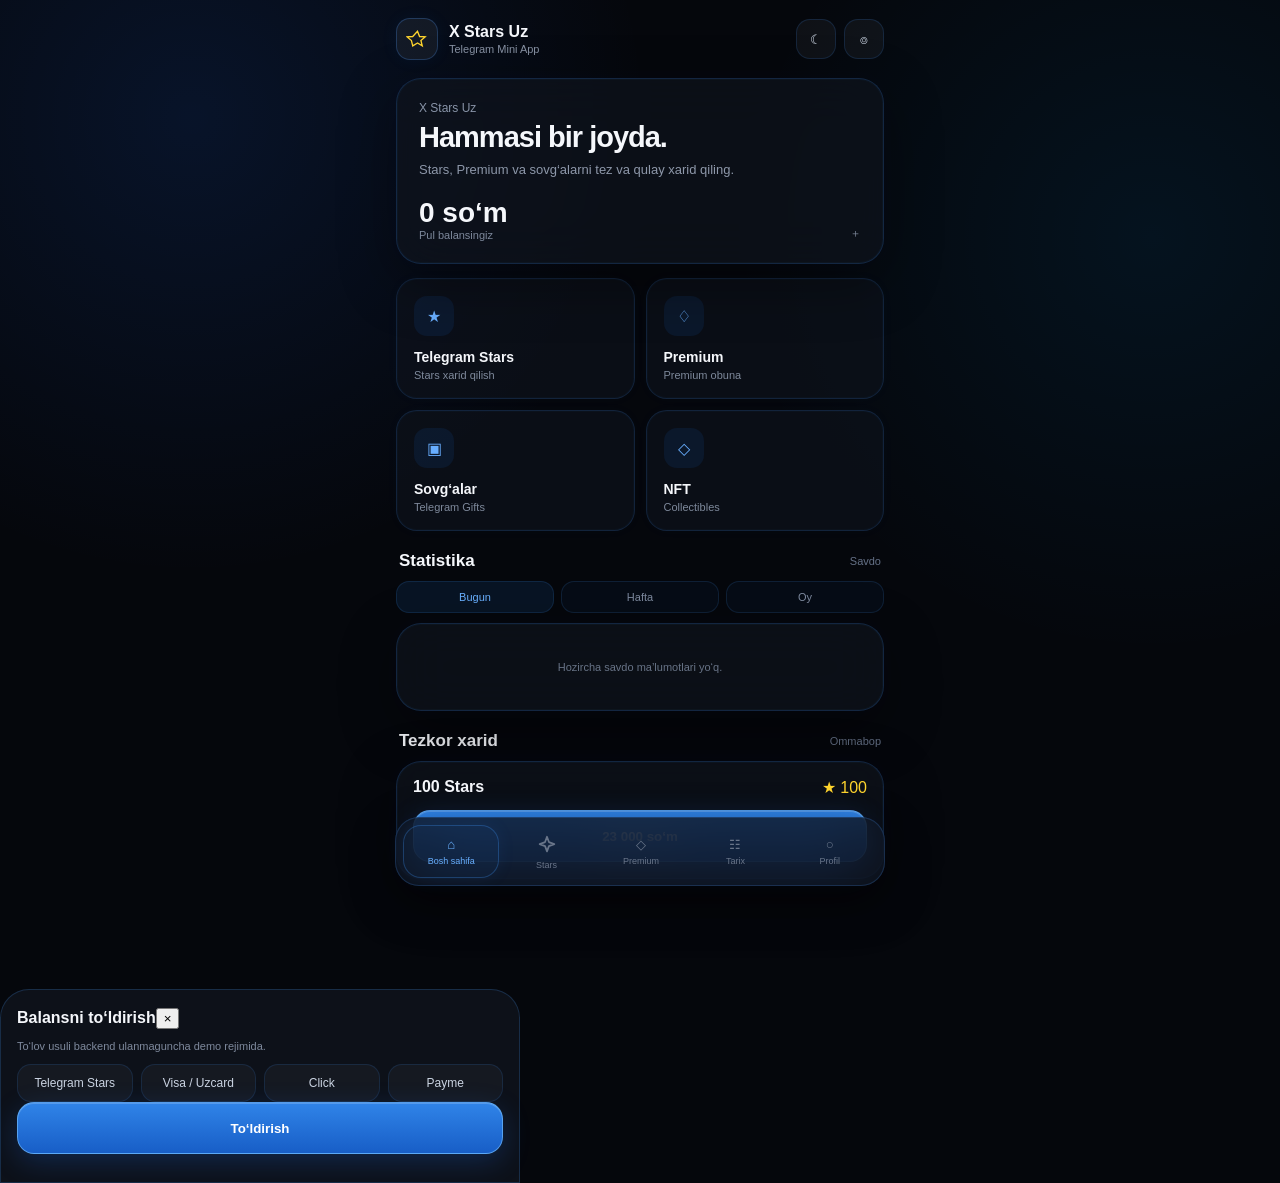
<file: xstarsuz_referral.html>
<!doctype html>
<html lang="uz">
<head>
<meta charset="UTF-8">
<meta name="viewport" content="width=device-width,initial-scale=1,maximum-scale=1,user-scalable=no">
<meta name="theme-color" content="#05070c">
<title>X Stars Uz</title>
<script src="https://telegram.org/js/telegram-web-app.js"></script>
<style>
*{box-sizing:border-box;-webkit-tap-highlight-color:transparent}
html,body{margin:0;min-height:100%;font-family:-apple-system,BlinkMacSystemFont,"SF Pro Display",Inter,Arial,sans-serif;background:#05070c;color:#f5f7fb}
body{overflow-x:hidden;background:radial-gradient(circle at 15% 10%,rgba(30,110,255,.12),transparent 30%),radial-gradient(circle at 90% 20%,rgba(0,160,255,.08),transparent 28%),#05070c}
.bg{position:fixed;inset:0;overflow:hidden;pointer-events:none;z-index:-1}.glow{position:absolute;width:280px;height:280px;border-radius:50%;filter:blur(80px);opacity:.25}.one{background:#087cff;top:-120px;left:-100px}.two{background:#0066ff;right:-130px;top:35%}.three{background:#00aaff;left:20%;bottom:-180px}
.line{position:absolute;width:160%;height:1px;left:-30%;top:42%;background:linear-gradient(90deg,transparent,rgba(80,170,255,.25),transparent);transform:rotate(-12deg);animation:move 8s linear infinite}@keyframes move{from{transform:translateX(-25%) rotate(-12deg)}to{transform:translateX(25%) rotate(-12deg)}}
.p{position:absolute;width:2px;height:2px;border-radius:50%;background:rgba(120,190,255,.65);animation:float 6s ease-in-out infinite}@keyframes float{0%,100%{transform:translateY(0);opacity:.2}50%{transform:translateY(-22px);opacity:.8}}
.s{position:absolute;color:rgba(100,175,255,.45);font-size:9px;animation:tw 4s ease-in-out infinite}@keyframes tw{0%,100%{opacity:.1}50%{opacity:.8}}
.app{max-width:520px;margin:auto;padding:18px 16px 110px}.header{display:flex;align-items:center;justify-content:space-between;margin-bottom:18px}.brand{display:flex;align-items:center;gap:11px}.logo{width:42px;height:42px;border-radius:14px;display:grid;place-items:center;background:rgba(255,255,255,.055);border:1px solid rgba(75,155,255,.25);box-shadow:0 0 18px rgba(35,130,255,.06)}.logo svg{width:23px}.brand strong{display:block;font-size:16px}.brand span{display:block;color:#8791a3;font-size:11px;margin-top:2px}.ha{display:flex;gap:8px}
.btnIcon{width:40px;height:40px;border-radius:14px;border:1px solid rgba(55,145,255,.16);background:rgba(255,255,255,.045);color:#dce6f5;display:grid;place-items:center;transition:.18s}.btnIcon:active{transform:scale(.92);box-shadow:0 0 20px rgba(40,130,255,.12)}svg{width:20px;height:20px}
.glass{background:rgba(16,20,29,.66);backdrop-filter:blur(25px);-webkit-backdrop-filter:blur(25px);border:1px solid rgba(55,145,255,.18);border-radius:25px;box-shadow:0 18px 55px rgba(0,0,0,.38),inset 0 0 0 1px rgba(70,155,255,.035),0 0 18px rgba(40,125,255,.035)}
.page{display:none;animation:in .3s ease}.page.active{display:block}@keyframes in{from{opacity:0;transform:translateX(18px)}to{opacity:1;transform:none}}
.welcome{padding:22px;margin-bottom:14px}.small{color:#8994a8;font-size:12px}.welcome h1{margin:6px 0 0;font-size:29px;letter-spacing:-1px}.welcome p,.head p{color:#8e98aa;font-size:13px;margin:8px 0 0}.balance{display:flex;justify-content:space-between;align-items:end;margin-top:20px}.balance b{font-size:28px}.yellow{color:#ffd52e}.muted{color:#7e899c;font-size:11px}
.actions{display:grid;grid-template-columns:1fr 1fr;gap:11px}.action,.premiumItem,.gift{background:rgba(14,19,28,.65);border:1px solid rgba(55,145,255,.16);box-shadow:inset 0 0 0 1px rgba(60,150,255,.025),0 0 14px rgba(40,125,255,.025);transition:.18s}.action{min-height:112px;padding:17px;border-radius:21px}.action:active,.premiumItem:active,.gift:active{transform:scale(.965);border-color:rgba(75,165,255,.4);box-shadow:0 0 20px rgba(40,130,255,.1)}.ai{width:40px;height:40px;border-radius:13px;display:grid;place-items:center;background:rgba(30,120,255,.09);color:#68aeff;margin-bottom:13px}.action strong,.gift strong{display:block;font-size:14px}.action span{display:block;color:#7e899b;font-size:11px;margin-top:4px}
.st{display:flex;justify-content:space-between;align-items:center;margin:20px 3px 10px}.st h2{font-size:17px;margin:0}.st span{font-size:11px;color:#657187}.main{width:100%;height:52px;border:1px solid rgba(115,190,255,.65);border-radius:17px;color:white;font-weight:650;background:linear-gradient(180deg,rgba(52,145,255,.9),rgba(25,103,218,.9));box-shadow:0 8px 28px rgba(30,120,255,.22),inset 0 1px 0 rgba(255,255,255,.18);transition:.16s}.main:active{transform:scale(.97)}
.head{margin:6px 2px 17px}.head h1{font-size:26px;margin:0;letter-spacing:-1px}.card{padding:20px;margin-bottom:13px}.input{height:58px;padding:0 16px;display:flex;align-items:center;gap:10px;background:rgba(0,0,0,.16);border:1px solid rgba(80,160,255,.13);border-radius:17px}.input input,.userinput{width:100%;border:0;outline:0;background:transparent;color:white;font-size:23px;font-weight:650}.choices{display:grid;grid-template-columns:repeat(4,1fr);gap:8px;margin-top:11px}.choice{padding:11px 5px;text-align:center;border-radius:14px;background:rgba(255,255,255,.035);border:1px solid rgba(55,145,255,.14);color:#cbd4e2;font-size:12px}.choice.active{border-color:rgba(65,155,255,.65);background:rgba(45,130,255,.08);box-shadow:0 0 18px rgba(45,135,255,.12)}.recipient{display:flex;gap:8px;margin-top:14px}.recipient button{flex:1;height:42px;border-radius:14px;border:1px solid rgba(80,150,255,.12);background:rgba(255,255,255,.035);color:#929daf}.recipient .active{color:white;background:rgba(40,130,255,.1);border-color:rgba(70,155,255,.35)}.username{display:none;margin-top:9px}.username.show{display:block}.userinput{height:45px;border-radius:14px;padding:0 14px;font-size:14px}.total{display:flex;justify-content:space-between;margin:17px 2px 12px;font-size:12px}
.premiumList{display:flex;flex-direction:column;gap:10px}.premiumItem{padding:17px;border-radius:20px;display:flex;align-items:center;justify-content:space-between}.pleft{display:flex;align-items:center;gap:13px}.pi{width:43px;height:43px;border-radius:14px;background:rgba(45,135,255,.1);color:#6bb2ff;display:grid;place-items:center}.premiumItem span{display:block;color:#778296;font-size:11px;margin-top:4px}.price{font-size:13px;color:#b9d9ff;font-weight:650}
.gifts{display:grid;grid-template-columns:1fr 1fr;gap:10px}.gift{padding:17px;border-radius:21px}.gv{height:78px;border-radius:17px;background:radial-gradient(circle,rgba(50,145,255,.12),transparent 60%),rgba(255,255,255,.025);display:grid;place-items:center;margin-bottom:12px;color:#70b7ff}.gift small{display:block;color:#ffd52e;margin-top:5px}.nft{padding:42px 20px;text-align:center}.nft .pi{margin:auto auto 17px;width:65px;height:65px}.nft h2{margin:0}.nft p{color:#7d889b;font-size:12px;line-height:1.6}
.history{display:flex;flex-direction:column;gap:9px}.hi{display:flex;align-items:center;gap:12px;padding:15px;border-radius:18px;background:rgba(15,20,29,.6);border:1px solid rgba(55,145,255,.1)}.hi .pi{width:40px;height:40px}.hiinfo{flex:1}.hiinfo strong{display:block;font-size:13px}.hiinfo span{display:block;color:#687487;font-size:10px;margin-top:3px}
.profile{padding:22px;display:flex;align-items:center;gap:15px;margin-bottom:12px}.avatar{width:60px;height:60px;border-radius:19px;overflow:hidden;background:rgba(50,140,255,.12);display:grid;place-items:center;font-size:22px;color:#75b9ff}.avatar img{width:100%;height:100%;object-fit:cover}.settings{overflow:hidden}.setting{min-height:57px;display:flex;align-items:center;padding:0 16px;border-bottom:1px solid rgba(255,255,255,.045);gap:12px}.setting:last-child{border:0}.si{width:32px;height:32px;border-radius:10px;display:grid;place-items:center;background:rgba(45,135,255,.08);color:#69afff}.settingText{flex:1;font-size:13px}.settingText small{display:block;color:#697588;font-size:10px;margin-top:2px}.switch{width:42px;height:25px;border-radius:20px;background:#303744;padding:3px}.switch i{display:block;width:19px;height:19px;border-radius:50%;background:white;transition:.2s}.switch.on{background:#2788ff}.switch.on i{transform:translateX(17px)}.admin{display:none;margin-top:12px;padding:18px}.admin.show{display:block}.adminGrid{display:grid;grid-template-columns:repeat(2,1fr);gap:10px;margin-top:12px}.adminCard{padding:15px;border-radius:18px;background:rgba(20,30,45,.62);border:1px solid rgba(65,155,255,.16);box-shadow:inset 0 0 18px rgba(45,135,255,.025)}.adminCard b{display:block;font-size:22px;margin-top:6px;color:#eef5ff}.adminCard small{color:#7e8ba0}.adminAction{width:100%;margin-top:10px;padding:13px;border-radius:15px;border:1px solid rgba(65,155,255,.18);background:rgba(45,135,255,.06);color:#dcecff;text-align:left;font-size:13px}.adminBadge{display:inline-flex;padding:5px 9px;border-radius:10px;background:rgba(45,135,255,.1);color:#69b0ff;font-size:10px;margin-left:6px}.adminrow{display:flex;justify-content:space-between;padding:9px 0;color:#8994a7;font-size:12px}
.nav{position:fixed;left:50%;bottom:14px;transform:translateX(-50%);width:calc(100% - 24px);max-width:490px;padding:7px;border-radius:24px;background:rgba(15,19,28,.76);backdrop-filter:blur(28px);border:1px solid rgba(75,155,255,.2);box-shadow:0 15px 45px rgba(0,0,0,.45);display:flex;z-index:50}.nav button{flex:1;height:53px;border:0;background:transparent;color:#697589;border-radius:18px;display:flex;flex-direction:column;align-items:center;justify-content:center;gap:4px}.nav button span{font-size:9px}.nav button.active{color:#69b0ff;border:1px solid rgba(65,155,255,.28);background:rgba(45,135,255,.055);box-shadow:0 0 18px rgba(45,135,255,.08)}
.overlay{position:fixed;inset:0;background:rgba(0,0,0,.58);backdrop-filter:blur(9px);z-index:100;display:none;align-items:flex-end}.overlay.show{display:flex}.modal{width:100%;max-width:520px;margin:auto 0 0;padding:18px 16px 28px;background:rgba(14,18,27,.96);border-radius:29px 29px 0 0;border:1px solid rgba(70,155,255,.2)}.handle{width:42px;height:4px;border-radius:5px;background:#394352;margin:0 auto 20px}.payments{display:grid;grid-template-columns:1fr 1fr;gap:9px}.pay{padding:15px;border-radius:17px;background:rgba(255,255,255,.035);border:1px solid rgba(55,145,255,.14)}.pay strong{display:block;font-size:13px}.pay span{color:#727e91;font-size:10px}.note{margin-top:13px;padding:11px;border-radius:13px;background:rgba(255,190,50,.055);color:#a99b73;font-size:10px;line-height:1.5}
body.light{color:#111722;background:#f2f5fa}body.light .glass,body.light .action,body.light .premiumItem,body.light .gift,body.light .hi,body.light .settings,body.light .nav{background:rgba(255,255,255,.7)}body.light .input input,body.light .userinput{color:#111722}
@media(max-width:370px){.app{padding-left:12px;padding-right:12px}.action{padding:14px;min-height:105px}.welcome h1{font-size:25px}}

body.light{background:#f2f5fa;color:#172033;background-image:none}
body.light .bg .glow,body.light .bg .line,body.light .bg .p,body.light .bg .s{display:none!important}
body.light .glass,body.light .card,body.light .action,body.light .premiumItem,body.light .gift,body.light .hi,body.light .settings,body.light .profile{background:rgba(255,255,255,.84);border-color:rgba(35,105,190,.16);box-shadow:0 10px 30px rgba(35,65,100,.08),inset 0 0 0 1px rgba(255,255,255,.75)}
body.light .brand strong,body.light h1,body.light h2,body.light h3,body.light .st h2,body.light .settingText,body.light .action strong,body.light .gift strong,body.light .premiumItem strong,body.light .hiinfo strong{color:#172033}
body.light .small,body.light .welcome p,body.light .head p,body.light .muted,body.light .action span,body.light .premiumItem span,body.light .settingText small,body.light .hiinfo span{color:#647086}
body.light .input{background:rgba(245,248,252,.9);border-color:rgba(35,105,190,.16)}
body.light .input input,body.light .userinput{color:#172033}
body.light .choice{background:rgba(245,248,252,.85);color:#334158;border-color:rgba(35,105,190,.15)}
body.light .recipient button{background:rgba(245,248,252,.85);color:#657086}
body.light .recipient .active{color:#1769c2;background:rgba(40,130,255,.09)}
body.light .nav{background:rgba(255,255,255,.84);border-color:rgba(35,105,190,.16);box-shadow:0 12px 35px rgba(35,65,100,.14)}
body.light .nav button{color:#7b8799}
body.light .nav button.active{color:#176dcc;background:rgba(45,135,255,.08)}
body.light .modal{background:rgba(250,252,255,.97);color:#172033}
body.light .modal h2{color:#172033}
body.light .pay{background:rgba(245,248,252,.95);color:#172033}
body.light .pay span{color:#647086}
body.light .admin{background:rgba(248,251,255,.9)}
body.light .adminCard{background:rgba(240,247,255,.9);border-color:rgba(35,105,190,.16)}
body.light .adminCard b{color:#172033}
body.light .adminAction{color:#17304e;background:rgba(45,135,255,.06)}
body.light .price{color:#176dcc}
body.light .gift small{color:#a87800}
body.light .hi{background:rgba(255,255,255,.9);border-color:rgba(35,105,190,.16)}
body.light .hi .pi{background:rgba(45,135,255,.09);color:#176dcc}
body.light .hiinfo strong{color:#172033}
body.light .history .glass{background:rgba(255,255,255,.9);color:#172033}
body.light .profile{color:#172033}
body.light .profile .muted{color:#647086}
body.light .adminCard{background:rgba(245,249,255,.95);border-color:rgba(35,105,190,.15)}
body.light .adminCard b{color:#172033}
body.light .adminAction{background:rgba(240,247,255,.95);color:#172033}
body.light .welcome .balance b{color:#172033}
body.light .balance .yellow{color:#a87500}
body.light .statsCard{background:rgba(255,255,255,.9);border-color:rgba(35,105,190,.15)}
body.light .statsValue{color:#172033}

.statsGrid{display:grid;grid-template-columns:repeat(3,1fr);gap:8px;margin-bottom:14px}.statsCard{padding:14px 11px;border-radius:18px;background:rgba(15,20,29,.62);border:1px solid rgba(55,145,255,.12);box-shadow:inset 0 0 0 1px rgba(60,150,255,.02)}.statsCard small{color:#7e899b;font-size:10px}.statsValue{font-size:15px;font-weight:700;margin:7px 0 3px;color:#eef5ff}.statsCard span{color:#687487;font-size:9px;line-height:1.3;display:block}
.refTabs{display:grid;grid-template-columns:repeat(3,1fr);gap:7px;margin:0 0 10px}.refTab{border:1px solid rgba(65,155,255,.14);background:rgba(45,135,255,.045);color:#7f8ba0;padding:9px;border-radius:13px;font-size:11px}.refTab.active{color:#69b0ff;background:rgba(45,135,255,.1)}.leaderList{display:grid;gap:7px}.leaderRow{display:flex;align-items:center;justify-content:space-between;padding:11px 12px;border-radius:15px;background:rgba(20,28,40,.55);border:1px solid rgba(65,155,255,.09)}.leaderName{font-size:12px}.leaderAmount{font-size:12px;font-weight:700}.refBox{padding:15px}.refStats{display:grid;grid-template-columns:repeat(2,1fr);gap:8px}.refStat{padding:12px;border-radius:15px;background:rgba(45,135,255,.05);border:1px solid rgba(65,155,255,.1)}.refStat small{display:block;color:#7c8798;font-size:10px}.refStat b{display:block;margin-top:5px;font-size:16px}.refLink{margin-top:10px;padding:10px;border-radius:13px;background:rgba(0,0,0,.16);font-size:10px;color:#8793a7;overflow:hidden;text-overflow:ellipsis;white-space:nowrap}.refActions{display:grid;grid-template-columns:1fr 1fr;gap:8px;margin-top:9px}.miniBtn{border:1px solid rgba(65,155,255,.14);background:rgba(45,135,255,.06);color:#69b0ff;border-radius:13px;padding:10px;font-size:11px}.balanceTap{cursor:pointer}.langSelect{background:transparent;border:0;color:#7f8ba0;font-size:12px;outline:0}
body.light .leaderRow{background:rgba(255,255,255,.7);border-color:rgba(35,105,190,.1)}body.light .refLink{background:rgba(20,30,45,.05)}body.light .refStat{background:rgba(45,135,255,.06)}
</style>

<style id="xstarsuz-final-icon-light-fix">
.nav button svg{
  width:22px;
  height:22px;
  display:block;
  fill:none;
  stroke:currentColor;
  stroke-width:1.8;
  stroke-linecap:round;
  stroke-linejoin:round;
  flex:0 0 auto;
}
.nav button:first-child svg,
.nav button[data-page="stars"] svg{
  stroke-width:1.9;
}
body.light .glass,
body.light .welcome,
body.light .feature,
body.light .gift,
body.light .statsCard,
body.light .admin,
body.light .modal-card{
  background:rgba(255,255,255,.82)!important;
  border-color:rgba(15,23,42,.08)!important;
  box-shadow:0 10px 35px rgba(15,23,42,.08)!important;
  color:#111827!important;
}
body.light .muted,
body.light .small,
body.light .statsCard span,
body.light .statsCard small{
  color:#64748b!important;
}
body.light .nav{
  background:rgba(255,255,255,.86)!important;
  border-color:rgba(15,23,42,.08)!important;
  box-shadow:0 12px 35px rgba(15,23,42,.12)!important;
}
body.light .nav button{color:#64748b!important}
body.light .nav button.active{color:#1677ff!important}
body.light input,
body.light select,
body.light textarea{
  background:#fff!important;
  color:#111827!important;
  border-color:rgba(15,23,42,.1)!important;
}
body.light .choice,
body.light .adminCard,
body.light .historyItem{
  background:rgba(248,250,252,.9)!important;
  color:#111827!important;
  border-color:rgba(15,23,42,.08)!important;
}
body.light .modal{
  background:rgba(248,250,252,.92)!important;
}
body.light .page{
  color:#111827!important;
}
body.light .bg{
  background:#f5f7fb!important;
}
</style>

</head>
<body>
<div class="bg"><div class="glow one"></div><div class="glow two"></div><div class="glow three"></div><div class="line"></div></div>
<div class="app">
<header class="header"><div class="brand"><div class="logo"><svg viewBox="0 0 24 24" fill="none"><path d="M12 2.8l2.5 6.2 6.7.5-5.1 4.3 1.6 6.5-5.7-3.5-5.7 3.5-1.6-6.5-5.1-4.3 6.7-.5L12 2.8z" stroke="#ffd52e" stroke-width="1.6"/></svg></div><div><strong>X Stars Uz</strong><span>Telegram Mini App</span></div></div><div class="ha"><button class="btnIcon" onclick="toggleTheme()">☾</button><button class="btnIcon" onclick="showPage('profile')">⌾</button></div></header>

<section class="page active" id="home"><div class="welcome glass"><div class="small">X Stars Uz</div><h1>Hammasi bir joyda.</h1><p>Stars, Premium va sovg‘alarni tez va qulay xarid qiling.</p><div class="balance balanceTap" onclick="openBalance()"><div><b id="homeBalance">0 so‘m</b><div class="muted">Pul balansingiz</div></div><div class="muted">＋</div></div></div>
<div class="actions"><div class="action" onclick="showPage('stars')"><div class="ai yellow">★</div><strong>Telegram Stars</strong><span>Stars xarid qilish</span></div><div class="action" onclick="showPage('premium')"><div class="ai">♢</div><strong>Premium</strong><span>Premium obuna</span></div><div class="action" onclick="showPage('gifts')"><div class="ai">▣</div><strong>Sovg‘alar</strong><span>Telegram Gifts</span></div><div class="action" onclick="showPage('nft')"><div class="ai">◇</div><strong>NFT</strong><span>Collectibles</span></div></div>
<div class="st"><h2>Statistika</h2><span>Savdo</span></div><div class="refTabs"><button class="refTab active" onclick="showStats('today',this)">Bugun</button><button class="refTab" onclick="showStats('week',this)">Hafta</button><button class="refTab" onclick="showStats('month',this)">Oy</button></div><div class="glass refBox"><div class="leaderList" id="leaderList"><div style="padding:22px;text-align:center;color:#687487;font-size:11px">Ma’lumotlar backend ulangandan keyin real ko‘rsatiladi.</div></div></div>
<div class="st"><h2>Tezkor xarid</h2><span>Ommabop</span></div><div class="glass" style="padding:16px"><div style="display:flex;justify-content:space-between;margin-bottom:13px"><strong>100 Stars</strong><span class="yellow">★ 100</span></div><button class="main" onclick="quickStars(100)">23 000 so‘m</button></div></section>

<section class="page" id="stars"><div class="head"><h1>Stars</h1><p>Telegram Stars uchun miqdorni tanlang.</p></div><div class="card glass"><div class="input"><span class="yellow">★</span><input id="starInput" type="number" min="50" max="5000" value="100" oninput="updateStars()"></div><div class="choices"><div class="choice" onclick="setStars(50)">50</div><div class="choice active" onclick="setStars(100)">100</div><div class="choice" onclick="setStars(200)">200</div><div class="choice" onclick="setStars(300)">300</div><div class="choice" onclick="setStars(400)">400</div><div class="choice" onclick="setStars(500)">500</div><div class="choice" onclick="setStars(1000)">1000</div></div><div class="recipient"><button class="active" id="selfBtn" onclick="recipientSelf()">O‘zimga</button><button id="otherBtn" onclick="recipientOther()">Boshqa profil</button></div><div class="username" id="usernameBox"><input class="userinput" id="username" placeholder="@username"></div><div class="total"><span class="muted">Jami</span><strong id="starTotal">23 000 so‘m</strong></div><button class="main" onclick="openPayment()">Davom etish</button></div><div class="glass" style="padding:16px;font-size:12px;color:#7d889b;line-height:1.6">Minimal: <b>50 Stars</b><br>Maksimal: <b>5000 Stars</b><br>Narx: <b class="yellow">1 ★ = 230 so‘m</b></div></section>

<section class="page" id="premium"><div class="head"><h1>Premium</h1><p>Telegram Premium obunasini tanlang.</p></div><div class="premiumList"><div class="premiumItem" onclick="premiumBuy('3 oy',165000)"><div class="pleft"><div class="pi">◇</div><div><strong>3 oy</strong><span>Premium obuna</span></div></div><div class="price">165 000 so‘m</div></div><div class="premiumItem" onclick="premiumBuy('6 oy',220000)"><div class="pleft"><div class="pi">◇</div><div><strong>6 oy</strong><span>Premium obuna</span></div></div><div class="price">220 000 so‘m</div></div><div class="premiumItem" onclick="premiumBuy('12 oy',405000)"><div class="pleft"><div class="pi">◇</div><div><strong>12 oy</strong><span>Premium obuna</span></div></div><div class="price">405 000 so‘m</div></div></div></section>

<section class="page" id="gifts"><div class="head"><h1>Sovg‘alar</h1><p>Telegram uchun chiroyli sovg‘alarni tanlang.</p></div><div class="gifts" id="gifts"></div></section>
<section class="page" id="nft"><div class="head"><h1>NFT</h1><p>Collectible sovg‘alar bo‘limi.</p></div><div class="nft glass"><div class="pi">◇</div><h2>Tez orada</h2><p>NFT va collectible sovg‘alar uchun yangi bo‘lim tez orada ishga tushadi.</p></div></section>
<section class="page" id="history"><div class="head"><h1>Tarix</h1><p>Sizning oxirgi operatsiyalaringiz.</p></div><div class="history" id="historyList"></div></section>
<section class="page" id="profile"><div class="head"><h1>Profil</h1><p>Hisob va ilova sozlamalari.</p></div><div class="profile glass"><div class="avatar" id="avatar">X</div><div><strong id="profileName">X Stars User</strong><div class="muted" id="profileUsername">@username</div></div></div><div class="settings glass"><div class="setting"><div class="si">文</div><div class="settingText">Til<small id="langSub">O‘zbekcha</small></div><select class="langSelect" id="langSelect" onchange="setLang(this.value)"><option value="uz">UZ</option><option value="ru">RU</option><option value="en">EN</option></select></div><div class="setting"><div class="si">☾</div><div class="settingText">Qorong‘i rejim<small>iOS ko‘rinishi</small></div><div class="switch on" id="themeSwitch" onclick="toggleTheme()"><i></i></div></div><div class="setting"><div class="si">♧</div><div class="settingText">Bildirishnomalar<small>Xaridlar va yangiliklar</small></div><div class="switch on" id="notifySwitch" onclick="toggleNotify()"><i></i></div></div><div class="setting" onclick="openSupport()"><div class="si">?</div><div class="settingText">Qo‘llab-quvvatlash<small>@xsuzadmin</small></div><span style="color:#6baeff">›</span></div></div><div class="glass refBox" style="margin-top:12px"><div class="st" style="margin:0 0 10px"><h2>Referal dasturi</h2><span id="refRateLabel">3%</span></div><div class="refStats"><div class="refStat"><small>Referallarim</small><b id="refCount">0</b></div><div class="refStat"><small>Bonusim</small><b id="refBonus">0 so‘m</b></div></div><div class="refLink" id="refLink">Referal havola tayyorlanmoqda…</div><div class="refActions"><button class="miniBtn" onclick="copyReferral()">Havolani nusxalash</button><button class="miniBtn" onclick="shareReferral()">Ulashish</button></div><div style="margin-top:10px;color:#6f7b8e;font-size:10px;line-height:1.5">Do‘stingiz sizning havolangiz orqali kirib xarid qilsa, bonus hisoblanadi. Hisob-kitob backend orqali tasdiqlanadi.</div></div><button id="adminShortcut" class="main" style="display:none;margin:12px 0 0" onclick="document.getElementById('adminPanel').scrollIntoView({behavior:'smooth'})">👑 Admin Panel</button><div class="admin glass" id="adminPanel"><h3>Admin Panel <span class="adminBadge">5795011255</span></h3><div class="adminrow"><span>Status</span><b style="color:#69b0ff">● Faol</b></div><div class="adminGrid"><div class="adminCard"><small>Bugungi buyurtmalar</small><b id="aOrders">0</b></div><div class="adminCard"><small>Foydalanuvchilar</small><b id="aUsers">0</b></div><div class="adminCard"><small>Stars buyurtmalari</small><b id="aStars">0</b></div><div class="adminCard"><small>Daromad</small><b id="aRevenue">0 so‘m</b></div></div><button class="adminAction" onclick="adminOrders()">📦 Buyurtmalar <span style="float:right">›</span></button><button class="adminAction" onclick="adminUsers()">👤 Foydalanuvchilar <span style="float:right">›</span></button><button class="adminAction" onclick="adminStats()">📊 Statistika <span style="float:right">›</span></button><button class="adminAction" onclick="adminMessage()">⚙️ Admin sozlamalari <span style="float:right">›</span></button></div></section>
</div>

<div class="modal" id="balanceModal"><div class="sheet"><div class="sheetTop"><strong>Balansni to‘ldirish</strong><button onclick="closeBalance()">×</button></div><p class="muted">To‘lov usuli backend ulanmaguncha demo rejimida.</p><div class="choices" style="margin-top:12px"><div class="choice active">Telegram Stars</div><div class="choice">Visa / Uzcard</div><div class="choice">Click</div><div class="choice">Payme</div></div><button class="main" onclick="alert('To‘lov tizimi hozircha demo rejimida.')">To‘ldirish</button></div></div><nav class="nav"><button class="active" data-page="home" onclick="showPage('home')">⌂<span>Bosh sahifa</span></button><button data-page="stars" onclick="showPage('stars')"><svg viewBox="0 0 24 24" aria-hidden="true"><path d="m12 3 2.1 5.8L20 11l-5.9 2.2L12 19l-2.1-5.8L4 11l5.9-2.2z"/></svg><span>Stars</span></button><button data-page="premium" onclick="showPage('premium')">◇<span>Premium</span></button><button data-page="history" onclick="showPage('history')">☷<span>Tarix</span></button><button data-page="profile" onclick="showPage('profile')">○<span>Profil</span></button><button id="adminNav" data-page="profile" onclick="showPage('profile');document.getElementById('adminPanel').scrollIntoView({behavior:'smooth'})" style="display:none"><svg viewBox="0 0 24 24" aria-hidden="true"><path d="M12 3 20 6v5c0 5-3.2 8.5-8 10-4.8-1.5-8-5-8-10V6z"/><path d="m9 12 2 2 4-4"/></svg><span>Admin</span></button></nav>

<div class="overlay" id="paymentModal" onclick="closePayment(event)"><div class="modal" onclick="event.stopPropagation()"><div class="handle"></div><h2>To‘lov usulini tanlang</h2><div id="paymentDescription" style="color:#788396;font-size:11px;margin:5px 0 15px"></div><div class="payments"><div class="pay" onclick="paymentSelected('Telegram Stars')"><strong>Telegram Stars</strong><span>Telegram ichidagi to‘lov</span></div><div class="pay" onclick="paymentSelected('Click')"><strong>Click</strong><span>Click orqali to‘lov</span></div><div class="pay" onclick="paymentSelected('Payme')"><strong>Payme</strong><span>Payme orqali to‘lov</span></div><div class="pay" onclick="paymentSelected('Visa / Uzcard')"><strong>Visa / Uzcard</strong><span>Karta orqali to‘lov</span></div></div><div class="note">To‘lov tizimi hozircha demo rejimida. Real integratsiya backend orqali ulanadi.</div></div></div>

<script>
const tg=window.Telegram?.WebApp;if(tg){tg.ready();tg.expand()}
for(let i=0;i<32;i++){let x=document.createElement('div');x.className='p';x.style.left=Math.random()*100+'%';x.style.top=Math.random()*100+'%';x.style.animationDelay=Math.random()*6+'s';document.querySelector('.bg').appendChild(x)}
for(let i=0;i<18;i++){let x=document.createElement('div');x.className='s';x.textContent='✦';x.style.left=Math.random()*100+'%';x.style.top=Math.random()*100+'%';x.style.animationDelay=Math.random()*5+'s';document.querySelector('.bg').appendChild(x)}
function showPage(p){document.querySelectorAll('.page').forEach(x=>x.classList.remove('active'));document.getElementById(p).classList.add('active');document.querySelectorAll('.nav button').forEach(x=>x.classList.toggle('active',x.dataset.page===p));scrollTo(0,0)}
let currentStars=100,currentPurchase=null;
function setStars(v){currentStars=v;document.getElementById('starInput').value=v;updateStars()}
function updateStars(){let v=parseInt(document.getElementById('starInput').value)||50;v=Math.max(50,Math.min(5000,v));currentStars=v;document.getElementById('starInput').value=v;document.getElementById('starTotal').textContent=(v*230).toLocaleString('uz-UZ')+' so‘m';document.querySelectorAll('.choice').forEach(x=>x.classList.toggle('active',Number(x.textContent)===v))}
function quickStars(v){setStars(v);showPage('stars')}
function recipientSelf(){selfBtn.classList.add('active');otherBtn.classList.remove('active');usernameBox.classList.remove('show')}
function recipientOther(){otherBtn.classList.add('active');selfBtn.classList.remove('active');usernameBox.classList.add('show')}
const giftData=[['Teddy Bear',15,'🐻'],['Heart Gift',15,'💝'],['Gift Box',25,'🎁'],['Rose',25,'🌹'],['Bouquet',50,'💐'],['Rocket',50,'🚀'],['Trophy',100,'🏆'],['Ring',100,'💍'],['Archa',50,'🎄']];
const giftsEl=document.getElementById('gifts');
giftData.forEach(g=>{const d=document.createElement('div');d.className='gift';d.innerHTML='<div class="gv" style="font-size:38px">'+g[2]+'</div><strong>'+g[0]+'</strong><small>★ '+g[1]+'</small>';d.onclick=()=>openGift(g[0],g[1]);giftsEl.appendChild(d)})
function openGift(n,s){currentPurchase={name:n,amount:s};paymentDescription.textContent=n+' — ★ '+s;paymentModal.classList.add('show')}
function premiumBuy(n,p){currentPurchase={name:'Premium '+n,amount:p};paymentDescription.textContent='Premium '+n+' — '+p.toLocaleString('uz-UZ')+' so‘m';paymentModal.classList.add('show')}
function openPayment(){if(otherBtn.classList.contains('active')&&!username.value.trim()){alert('Username kiriting.');return}currentPurchase={name:currentStars+' Stars',amount:currentStars*230};paymentDescription.textContent=currentStars+' Stars — '+(currentStars*230).toLocaleString('uz-UZ')+' so‘m';paymentModal.classList.add('show')}
function closePayment(e){if(e.target.id==='paymentModal')paymentModal.classList.remove('show')}
function paymentSelected(m){paymentModal.classList.remove('show');if(currentPurchase)saveHistory(currentPurchase.name,currentPurchase.amount,m);alert('To‘lov tizimi hozircha demo rejimida.\n\nTanlangan usul: '+m);showPage('history')}
function saveHistory(n,a,m){let h=JSON.parse(localStorage.getItem('xstars_history')||'[]');h.unshift({n,a,m,d:new Date().toLocaleString('uz-UZ')});localStorage.setItem('xstars_history',JSON.stringify(h.slice(0,30)));renderHistory()}
function renderHistory(){let h=JSON.parse(localStorage.getItem('xstars_history')||'[]');if(!h.length){historyList.innerHTML='<div class="glass" style="padding:35px;text-align:center;color:#687487;font-size:12px">Hozircha operatsiyalar yo‘q.</div>';return}historyList.innerHTML=h.map(x=>'<div class="hi"><div class="pi">✓</div><div class="hiinfo"><strong>'+x.n+'</strong><span>'+x.m+' · '+x.d+'</span></div><b>'+x.a.toLocaleString('uz-UZ')+' so‘m</b></div>').join('')}
function toggleTheme(){document.body.classList.toggle('light');let l=document.body.classList.contains('light');localStorage.setItem('theme',l?'light':'dark');themeSwitch.classList.toggle('on',!l)}
function toggleNotify(){notifySwitch.classList.toggle('on')}
function openSupport(){if(tg&&tg.openTelegramLink)tg.openTelegramLink('https://t.me/xsuzadmin');else window.open('https://t.me/xsuzadmin','_blank')}
function adminMessage(){alert('Admin sozlamalari: real boshqaruv backend orqali ulanadi.')}

function updateAdminStats(){
 const h=JSON.parse(localStorage.getItem('xstars_history')||'[]');
 const users=JSON.parse(localStorage.getItem('xstars_users')||'[]');
 const today=new Date().toDateString();
 const todayOrders=h.filter(x=>new Date(x.date||Date.now()).toDateString()===today);
 const stars=h.filter(x=>String(x.type||'').toLowerCase().includes('star')).reduce((a,x)=>a+Number(x.amount||x.stars||0),0);
 const revenue=h.reduce((a,x)=>a+Number(x.total||x.price||0),0);
 document.getElementById('aOrders').textContent=todayOrders.length;
 document.getElementById('aUsers').textContent=users.length;
 document.getElementById('aStars').textContent=stars;
 document.getElementById('aRevenue').textContent=revenue.toLocaleString('uz-UZ')+' so‘m';
}
function adminOrders(){alert('Buyurtmalar bo‘limi tayyor: keyingi bosqichda backend bilan real buyurtmalarni ulaymiz.')}
function adminUsers(){alert('Foydalanuvchilar bo‘limi tayyor: keyingi bosqichda real Telegram foydalanuvchilar bazasini ulaymiz.')}
function adminStats(){updateAdminStats();alert('Statistika yangilandi.')}

const ADMIN_ID='5795011255';
function enableAdmin(){
 document.getElementById('adminPanel').classList.add('show');
 const nav=document.getElementById('adminNav'); if(nav) nav.style.display='flex';
 const sh=document.getElementById('adminShortcut'); if(sh) sh.style.display='block';
 updateAdminStats();
}

const REF_RATE=3;
let statsMode='today';
function showStats(mode,el){statsMode=mode;document.querySelectorAll('.refTab').forEach(x=>x.classList.remove('active'));if(el)el.classList.add('active');renderLeaderboard();}
function renderLeaderboard(){const box=document.getElementById('leaderList');if(!box)return;const h=JSON.parse(localStorage.getItem('xstars_history')||'[]');const rows={};h.forEach(x=>{const name=x.username||x.user||x.name||'Telegram User';const d=new Date(x.date||x.d||Date.now());const now=new Date();let ok=statsMode==='month'&&d.getMonth()===now.getMonth()&&d.getFullYear()===now.getFullYear();if(statsMode==='today')ok=d.toDateString()===now.toDateString();if(statsMode==='week'){const diff=(now-d)/86400000;ok=diff>=0&&diff<7}if(ok)rows[name]=(rows[name]||0)+Number(x.a||x.amount||x.price||0)});const arr=Object.entries(rows).sort((a,b)=>b[1]-a[1]);box.innerHTML=arr.length?arr.map((r,i)=>`<div class="leaderRow"><span class="leaderName">${i+1}. ${r[0]}</span><span class="leaderAmount">${r[1].toLocaleString('uz-UZ')} so‘m</span></div>`).join(''):'<div style="padding:22px;text-align:center;color:#687487;font-size:11px">Hozircha savdo ma’lumotlari yo‘q.</div>'}
function getRefCode(){let c=localStorage.getItem('xstars_ref_code');if(!c){const u=tg?.initDataUnsafe?.user;c=u?.id?String(u.id):'demo-'+Math.random().toString(36).slice(2,9);localStorage.setItem('xstars_ref_code',c)}return c}
function referralLink(){return 'https://t.me/xstarsuzbot?start=ref_'+getRefCode()}
function renderReferral(){const l=document.getElementById('refLink');if(l)l.textContent=referralLink();const r=JSON.parse(localStorage.getItem('xstars_referrals')||'[]');const b=Number(localStorage.getItem('xstars_ref_bonus')||0);const c=document.getElementById('refCount');const bb=document.getElementById('refBonus');if(c)c.textContent=r.length;if(bb)bb.textContent=b.toLocaleString('uz-UZ')+' so‘m'}
function copyReferral(){const l=referralLink();if(navigator.clipboard)navigator.clipboard.writeText(l).then(()=>alert('Referal havola nusxalandi.'));else alert(l)}
function shareReferral(){const l=referralLink();if(tg?.openTelegramLink)tg.openTelegramLink('https://t.me/share/url?url='+encodeURIComponent(l));else if(navigator.share)navigator.share({title:'X Stars Uz',url:l});else copyReferral()}
function openBalance(){document.getElementById('balanceModal').classList.add('show')}
function closeBalance(){document.getElementById('balanceModal').classList.remove('show')}
const LANG={uz:{lang:'O‘zbekcha'},ru:{lang:'Русский'},en:{lang:'English'}};
function setLang(v){localStorage.setItem('xz_lang',v);const x=LANG[v]||LANG.uz;document.getElementById('langSub').textContent=x.lang;alert(v==='uz'?'Til O‘zbekchaga o‘rnatildi.':v==='ru'?'Язык установлен на русский.':'Language set to English.')}

function loadUser(){
 const u=tg?.initDataUnsafe?.user;
 if(!u) return;
 profileName.textContent=[u.first_name,u.last_name].filter(Boolean).join(' ')||'Telegram User';
 profileUsername.textContent=u.username?'@'+u.username:'Username yo‘q';
 avatar.textContent=(u.first_name||'X')[0].toUpperCase();
 if(u.photo_url) avatar.innerHTML='<img src="'+u.photo_url+'" alt="">';
 if(String(u.id)===ADMIN_ID) enableAdmin();
}
if(localStorage.getItem('theme')==='light'){document.body.classList.add('light');themeSwitch.classList.remove('on')}loadUser();renderHistory();updateStars();renderLeaderboard();renderReferral();
</script>
</body>
</html>
</file>
